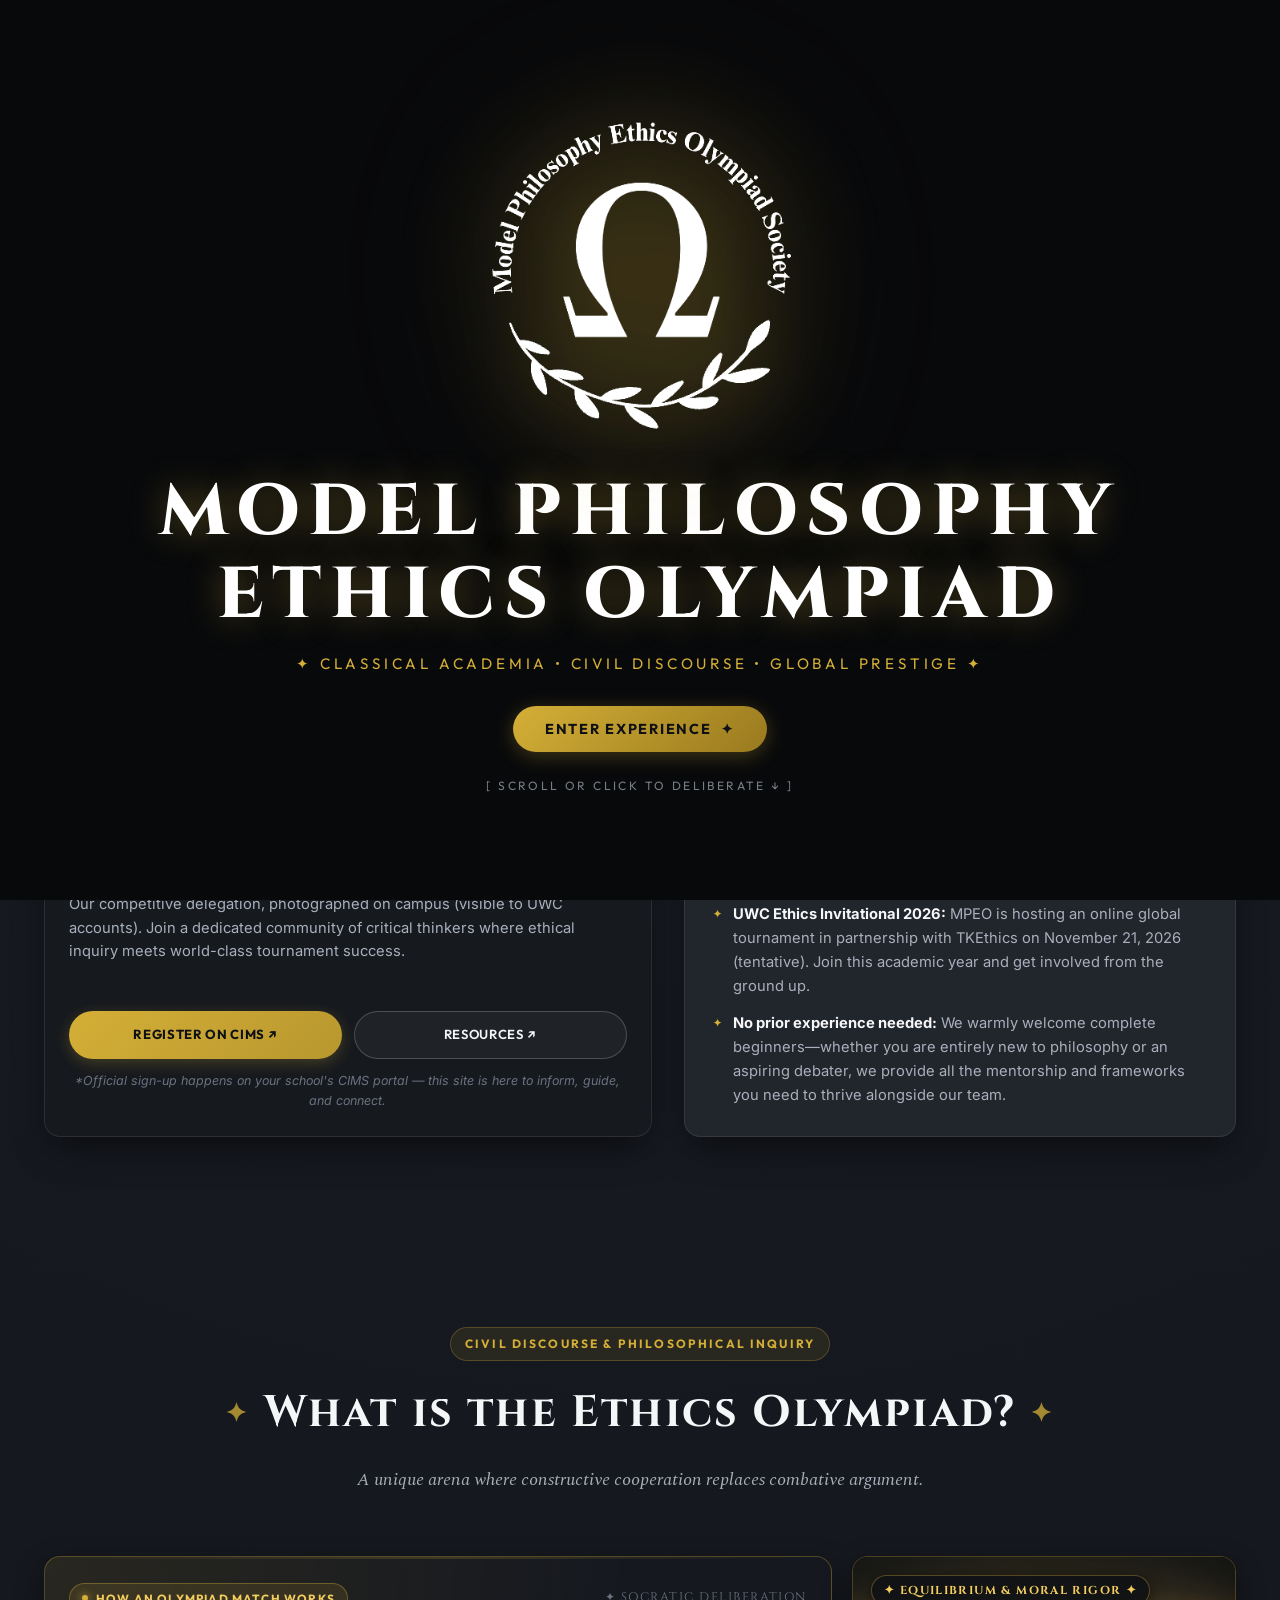
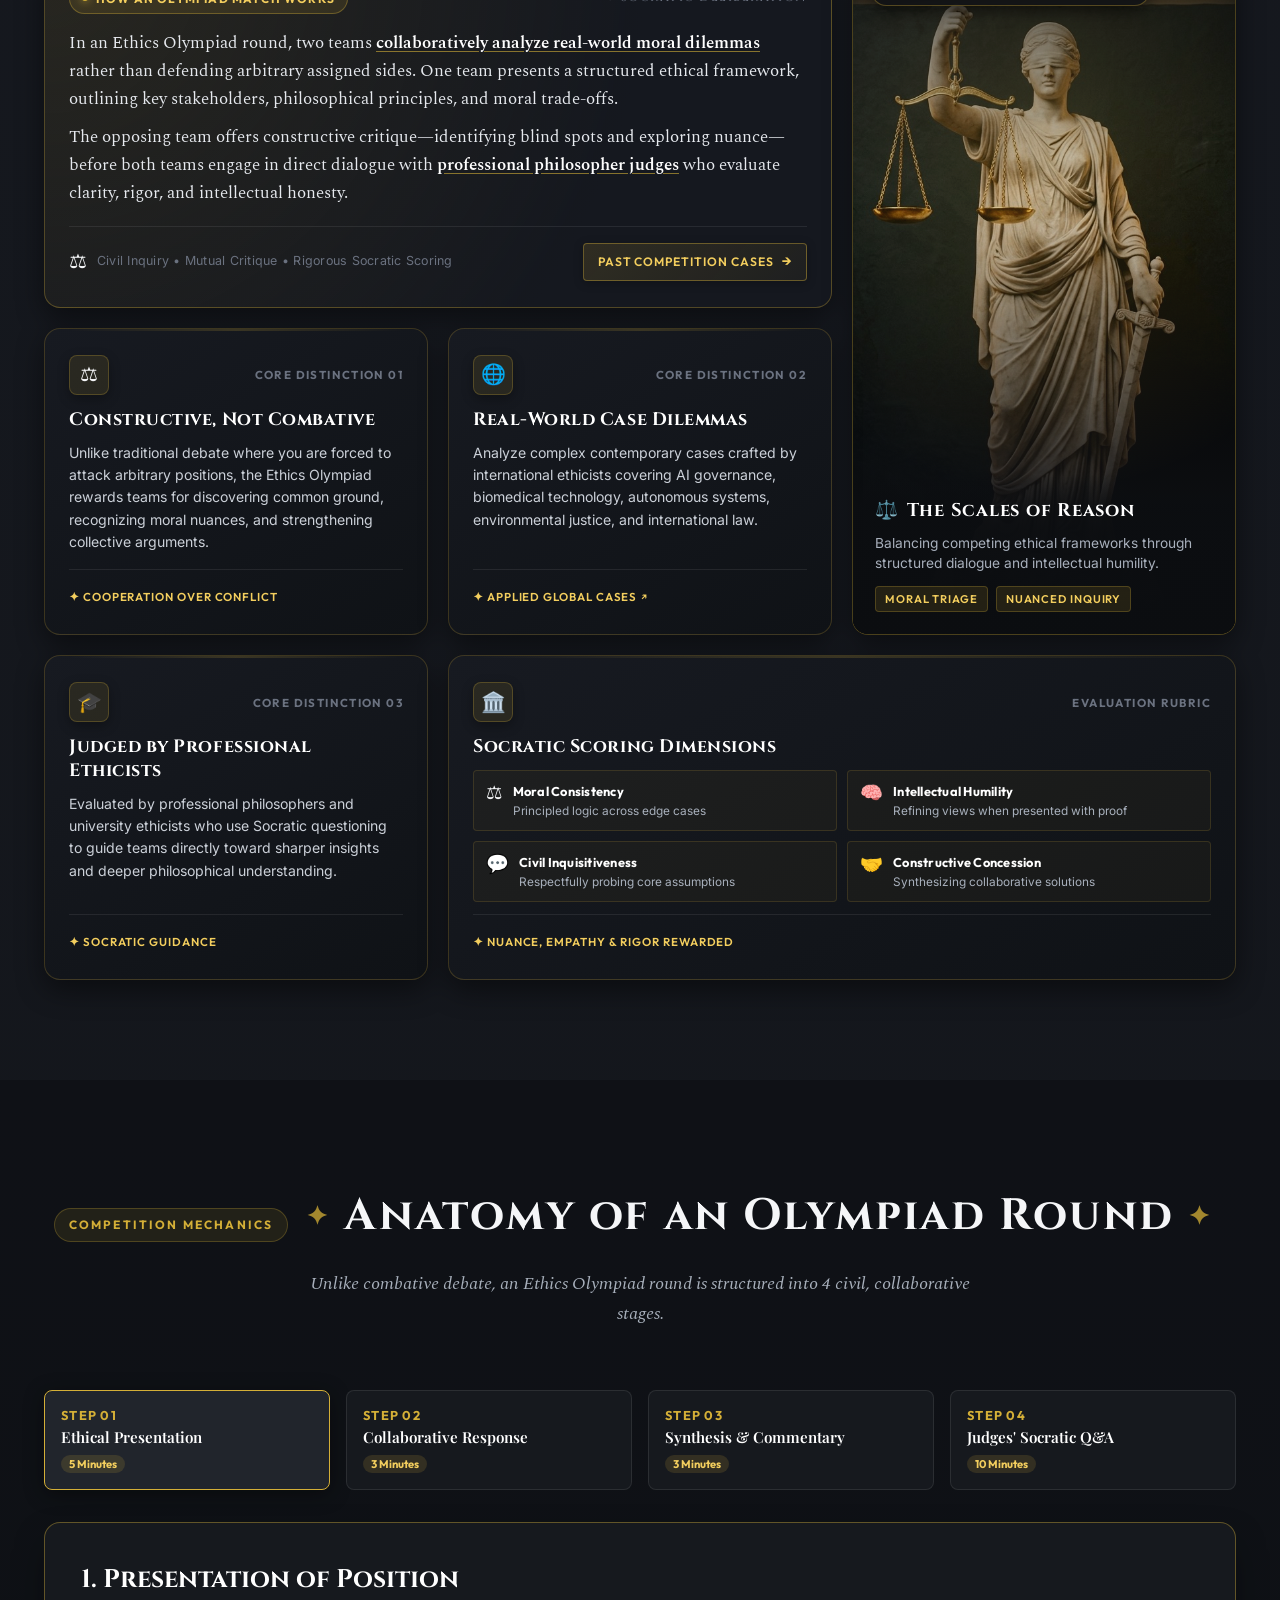
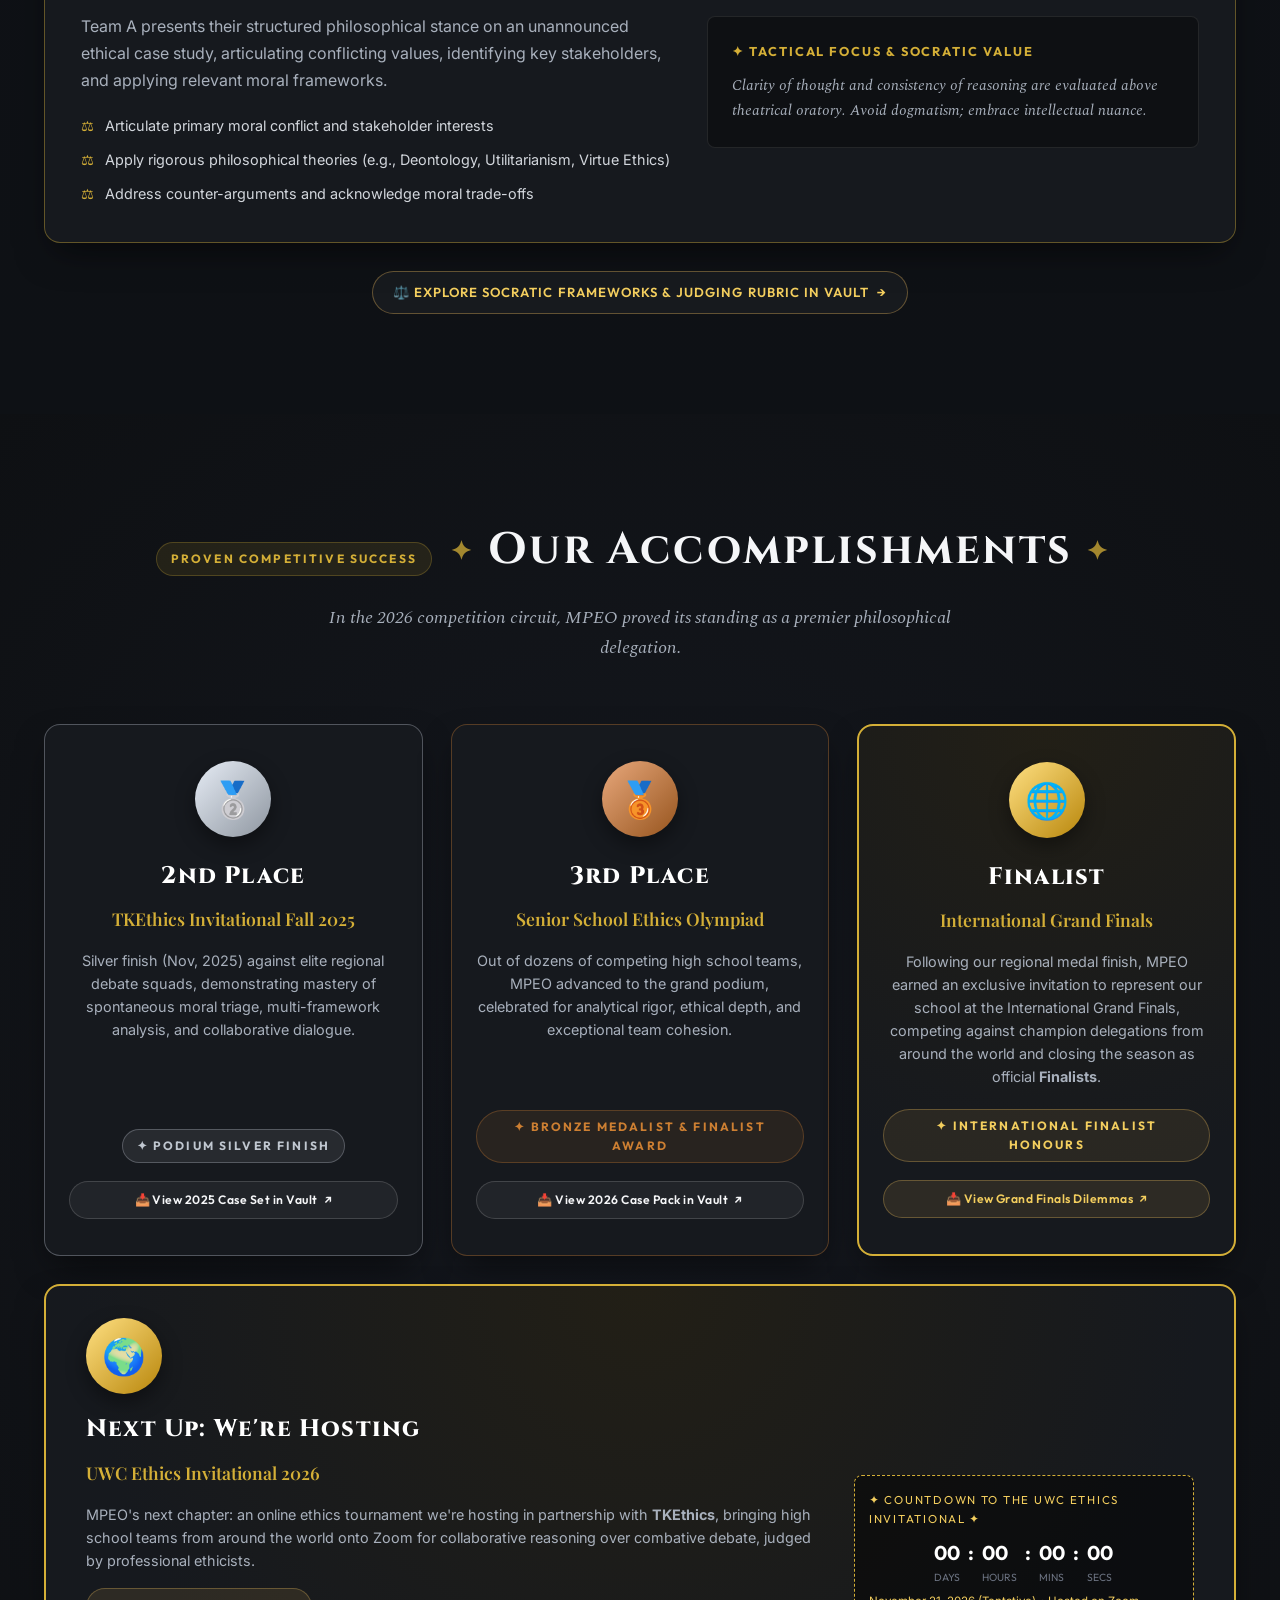
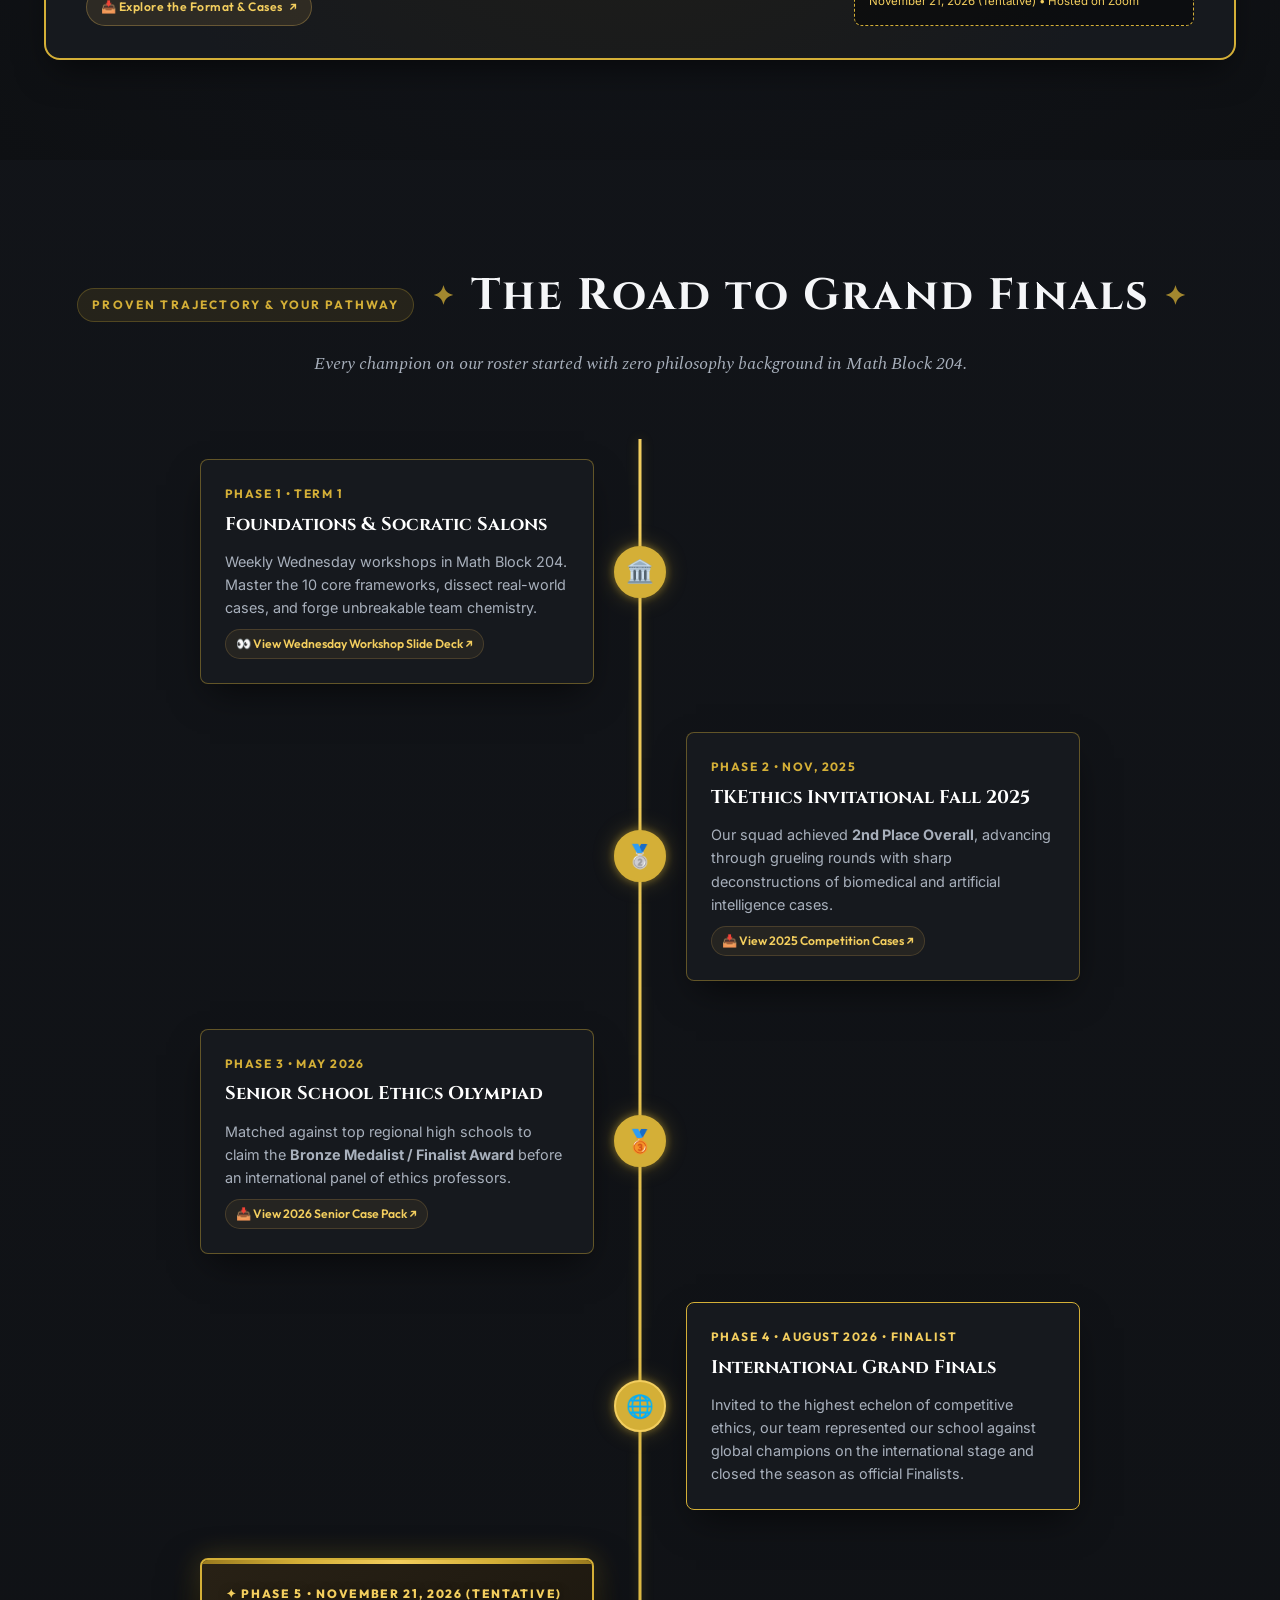
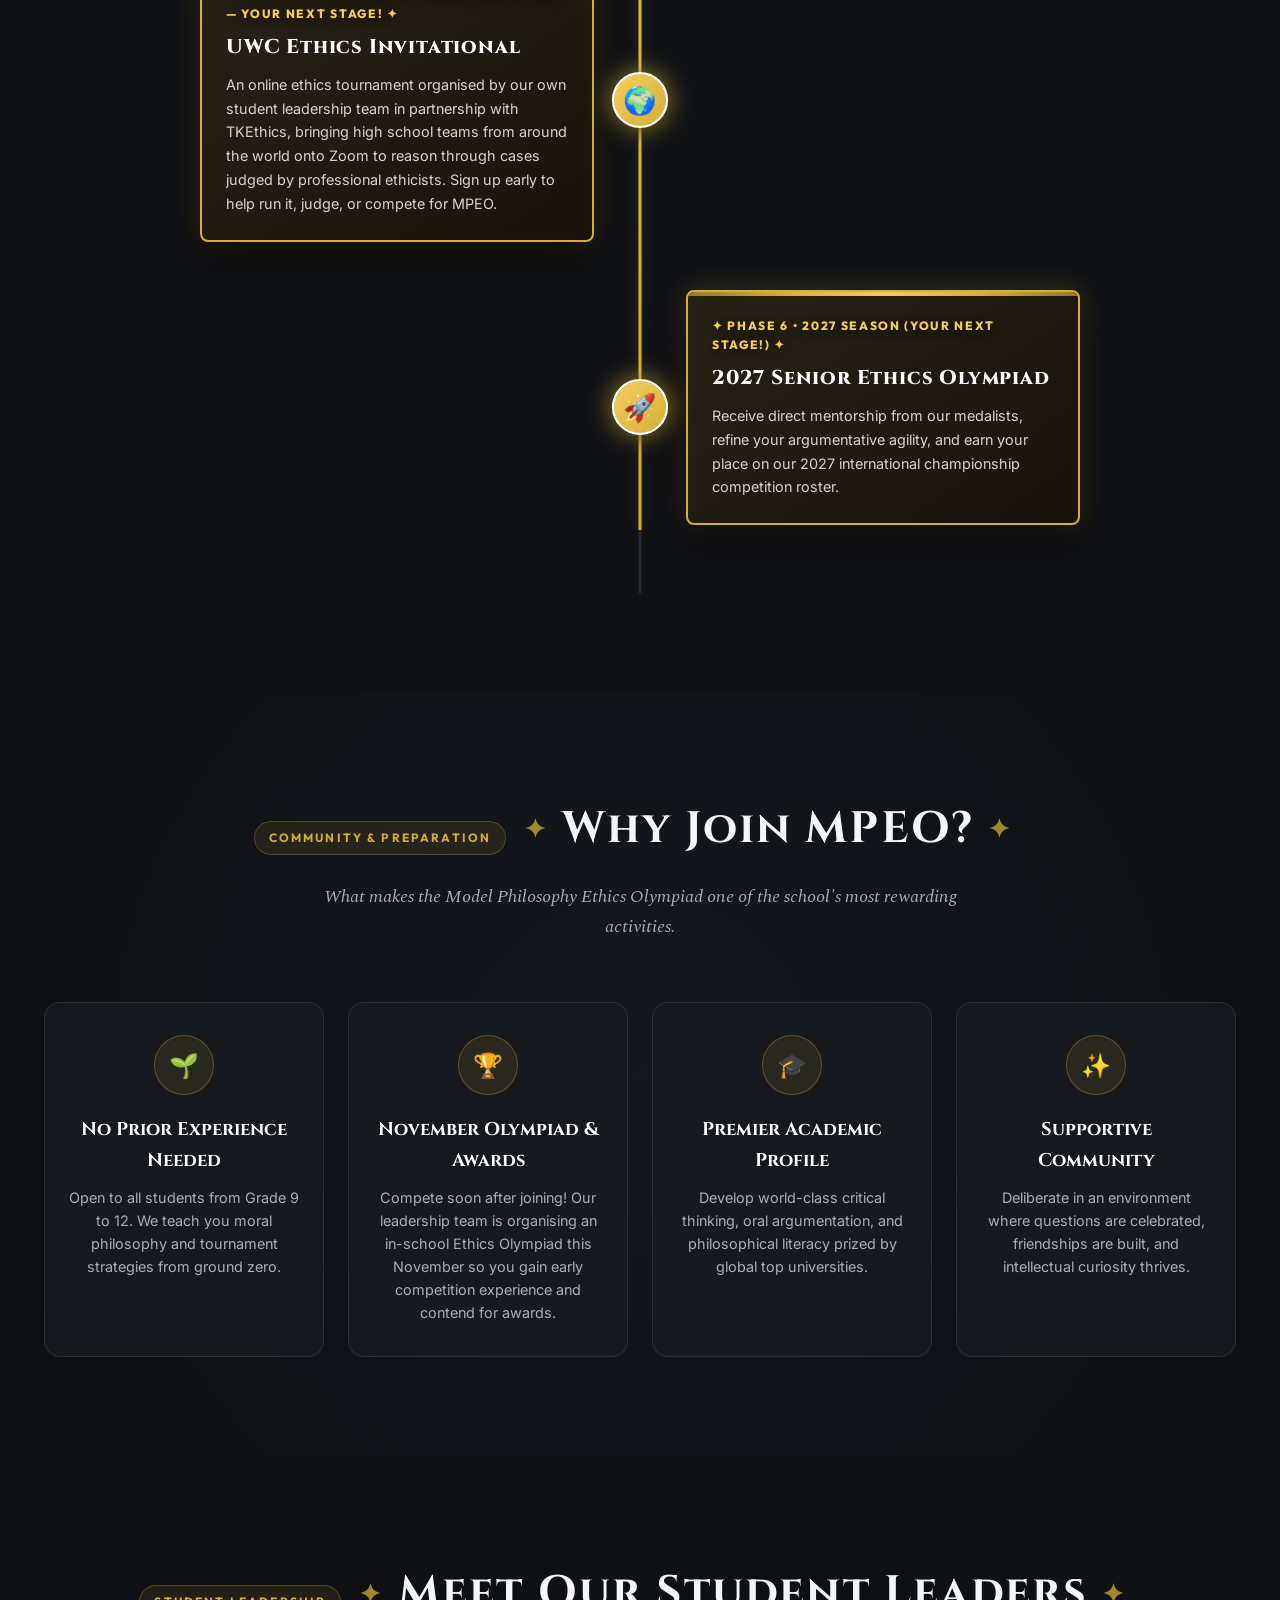
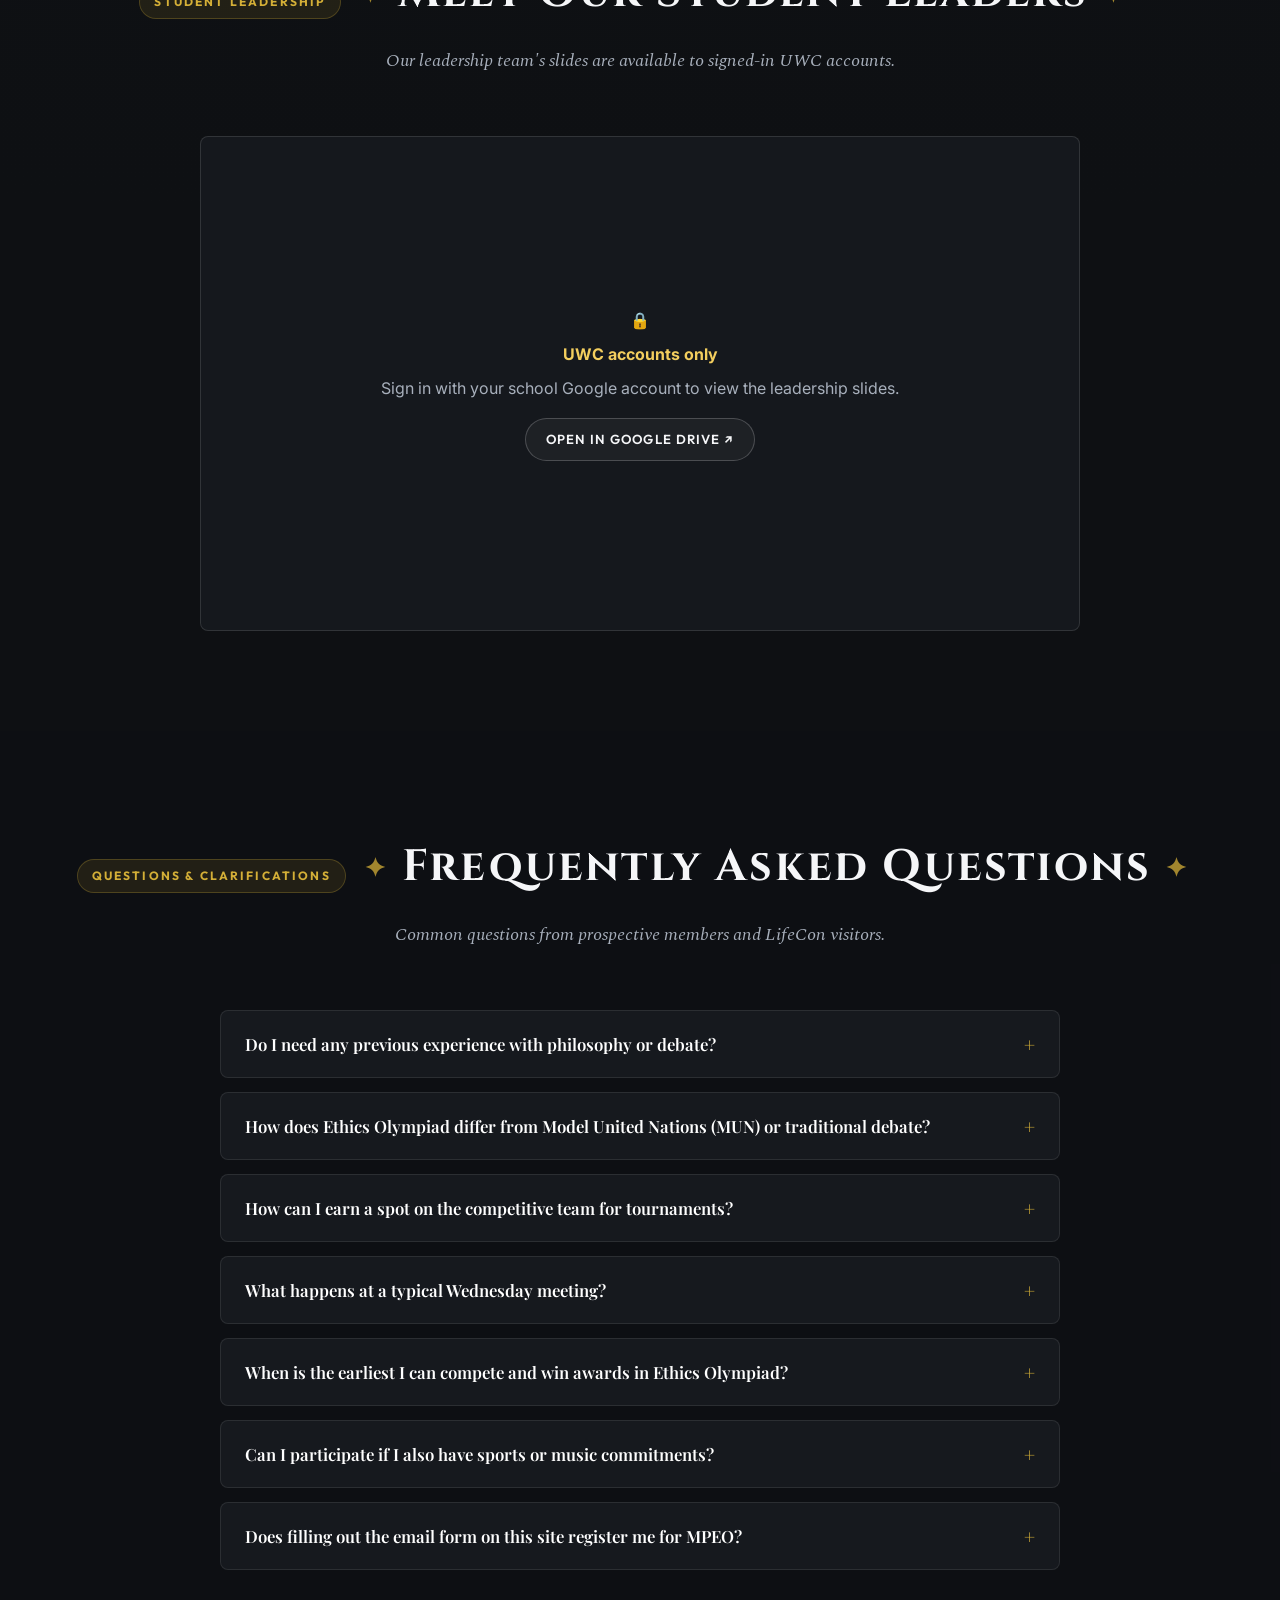
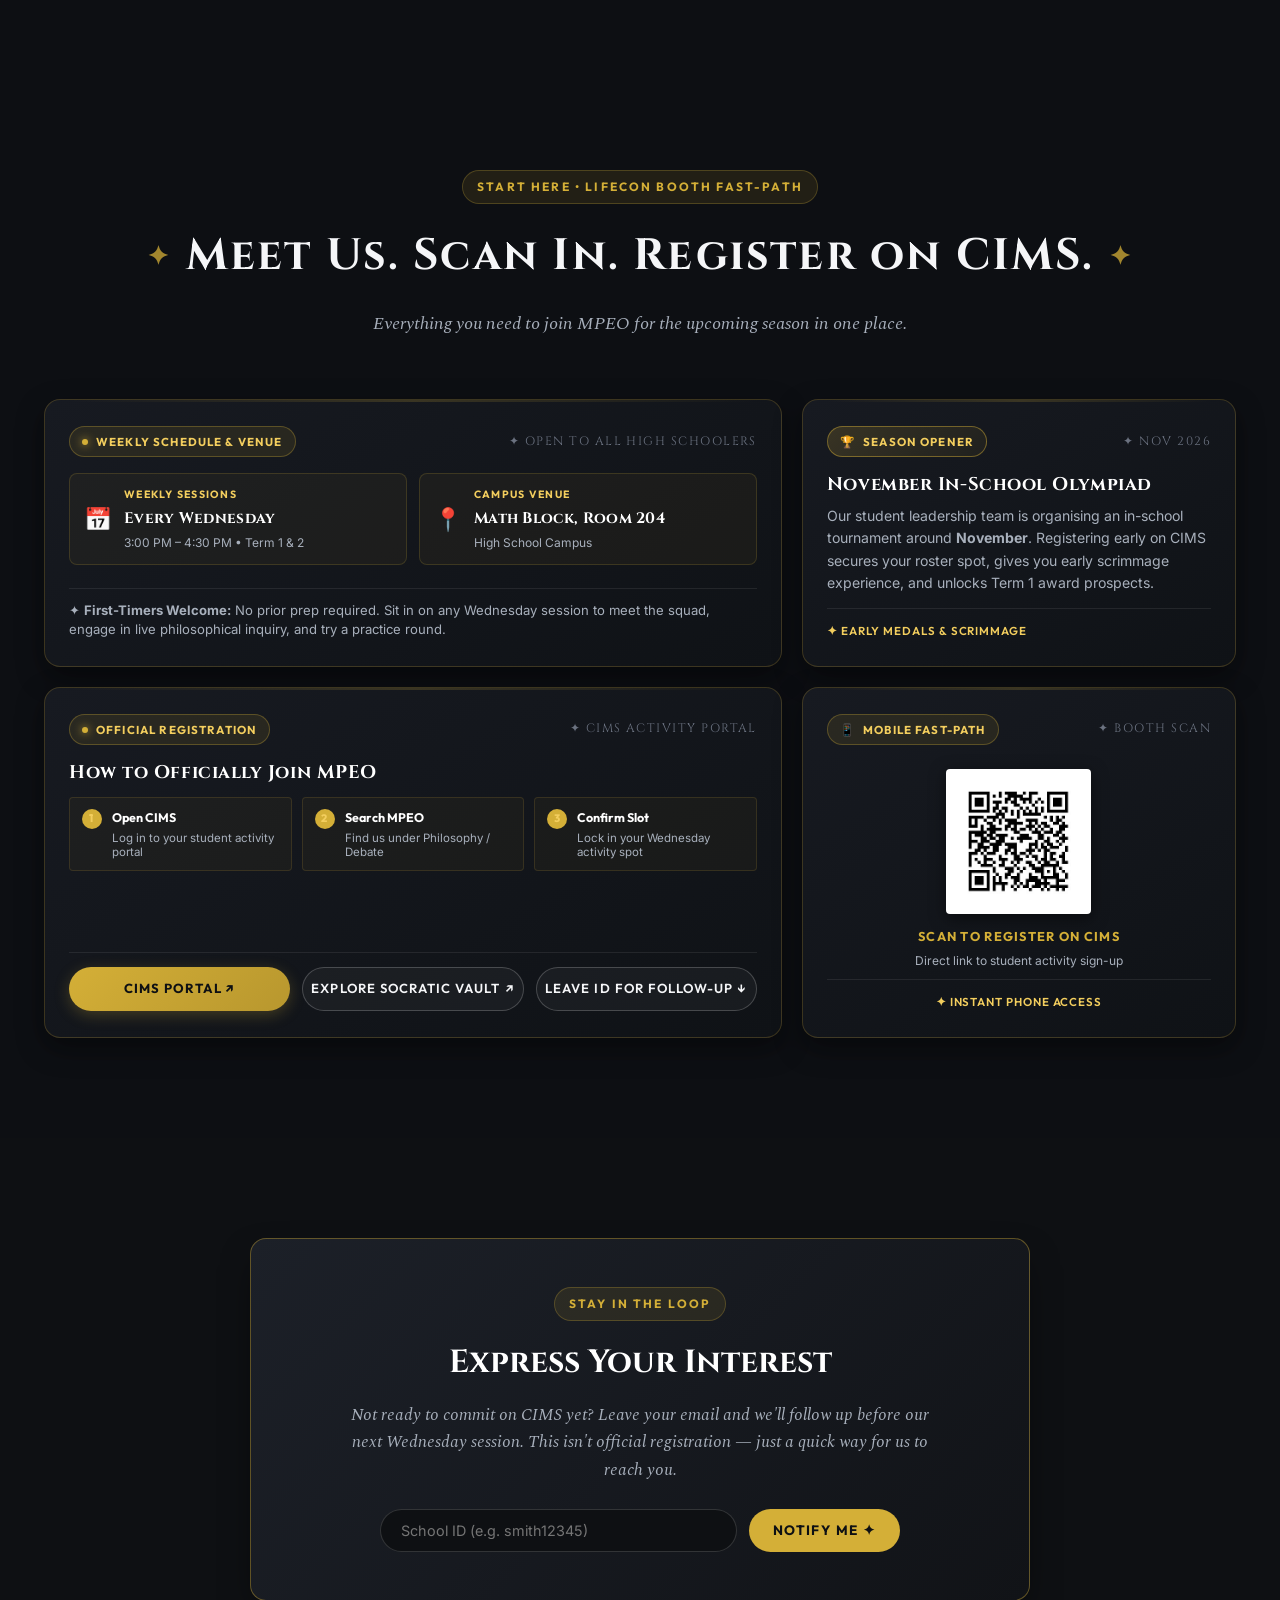
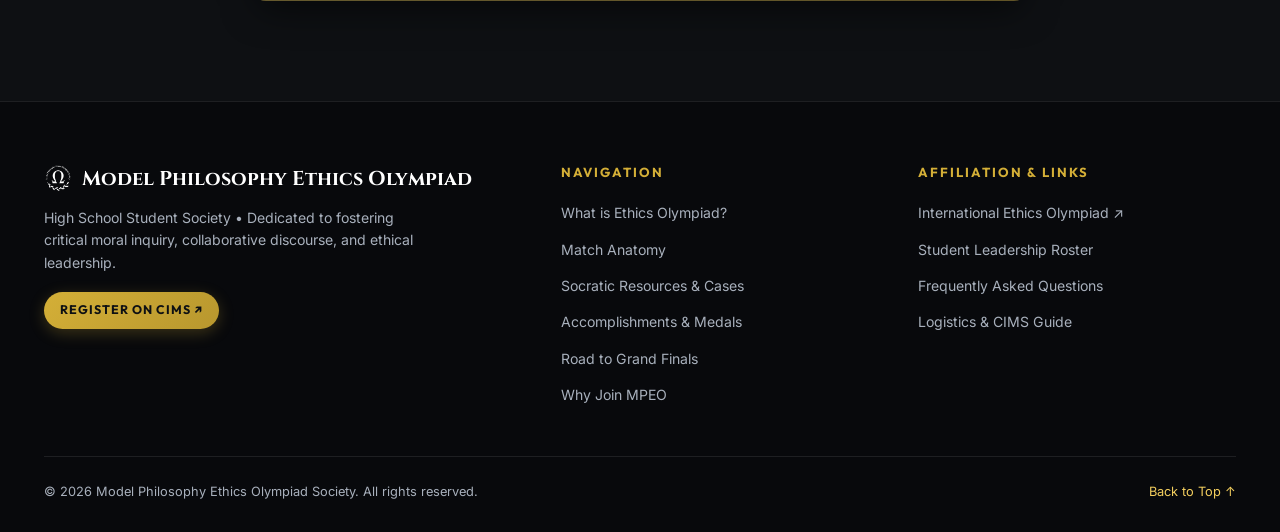
<file: index.html>
<!DOCTYPE html>
<html lang="en">
<head>
  <meta charset="UTF-8">
  <meta name="viewport" content="width=device-width, initial-scale=1.0">
  <title>Model Philosophy Ethics Olympiad (MPEO) | Official Website & Recruitment</title>
  <meta name="description" content="Official website for the Model Philosophy Ethics Olympiad (MPEO). Join us every Wednesday 3:00–4:30 PM in Math Block Room 204. No prior experience needed. Compete at national and international levels.">
  <meta name="keywords" content="Ethics Olympiad, MPEO, Philosophy, High School Debate, Socratic Dialogue, LifeCon, Ethics Competitions">
  <meta name="theme-color" content="#0E1013">

  <!-- Open Graph Meta Tags -->
  <meta property="og:title" content="Model Philosophy Ethics Olympiad (MPEO)">
  <meta property="og:description" content="Deliberate on society's most pressing moral dilemmas. Weekly sessions every Wednesday 3:00–4:30 PM in Math Block 204.">
  <meta property="og:type" content="website">
  <meta property="og:image" content="assets/omega-crest.png">

  <!-- Preconnect to Google Fonts -->
  <link rel="preconnect" href="https://fonts.googleapis.com">
  <link rel="preconnect" href="https://fonts.gstatic.com" crossorigin>
  <link href="https://fonts.googleapis.com/css2?family=Cinzel:wght@500;600;700;800;900&family=Cormorant+Garamond:ital,wght@0,400;0,600;1,400;1,600&family=Inter:wght@300;400;500;600;700&family=Playfair+Display:ital,wght@0,600;0,700;1,600&family=Spectral:ital,wght@0,400;0,500;1,400&family=Outfit:wght@500;600;700&display=swap" rel="stylesheet">

  <link rel="stylesheet" href="style.css?v=14">
  <link rel="icon" type="image/png" href="assets/omega-crest.png?v=3">

  <!-- Synchronous Adaptive Tier Detection -->
  <script>
    (function() {
      const isLite = (
        window.matchMedia('(max-width: 768px)').matches ||
        window.matchMedia('(pointer: coarse)').matches ||
        window.matchMedia('(prefers-reduced-motion: reduce)').matches ||
        (navigator.deviceMemory && navigator.deviceMemory <= 4) ||
        (navigator.connection && ['slow-2g', '2g', '3g'].includes(navigator.connection.effectiveType))
      );
      if (isLite) {
        document.documentElement.classList.add('lite-mode-detected');
      }
    })();
  </script>
</head>
<body>

  <!-- Decorative Greek Watermark Background -->
  <div class="bg-greek-columns" aria-hidden="true"></div>

  <!-- LAYER 0: CINEMATIC SPLASH SCREEN -->
  <aside id="splash-screen" role="region" aria-label="Introductory splash screen">
    <img src="assets/omega-crest.png?v=3" alt="MPEO Omega Emblem" class="splash-crest">
    <div class="splash-title-container">
      <p class="splash-title">Model Philosophy<br>Ethics Olympiad</p>
      <p class="splash-subtitle">✦ Classical Academia • Civil Discourse • Global Prestige ✦</p>
    </div>
    <button type="button" class="splash-cta-btn" id="splash-enter-btn" aria-label="Enter MPEO Experience">
      <span>Enter Experience</span>
      <span>✦</span>
    </button>
    <div class="splash-scroll-prompt">
      <span>[ SCROLL OR CLICK TO DELIBERATE ↓ ]</span>
    </div>
  </aside>

  <!-- SECTION 1: STICKY NAVBAR -->
  <header>
    <nav class="navbar" id="navbar" aria-label="Main Navigation">
      <div class="container navbar-inner">
        <a href="#hero" class="nav-brand">
          <img src="assets/omega-crest.png?v=3" alt="MPEO Crest">
          <span>MPEO <span class="nav-brand-tag">✦</span></span>
        </a>

        <ul class="nav-menu" id="nav-menu">
          <li><a href="#about" class="nav-link">About</a></li>
          <li><a href="#format" class="nav-link">Match Format</a></li>
          <li><a href="cases.html" class="nav-link">Resources & Vault</a></li>
          <li><a href="#accomplishments" class="nav-link">Accomplishments</a></li>
          <li><a href="#journey" class="nav-link">Journey</a></li>
          <li><a href="#why-join" class="nav-link">Why Join</a></li>
          <li><a href="#leadership" class="nav-link">Leadership</a></li>
          <li><a href="#faq" class="nav-link">FAQ</a></li>
          <li><a href="#logistics" class="nav-link">Logistics & QR</a></li>
        </ul>

        <div style="display: flex; align-items: center; gap: 12px;">
          <a href="https://webapps.uwcsea.edu.sg/cims/Activities/Student" target="_blank" rel="noopener noreferrer" class="btn-cta-gold">Register on CIMS ↗</a>
          <button class="mobile-menu-toggle" id="mobile-toggle" aria-label="Toggle navigation menu">☰</button>
        </div>
      </div>
    </nav>
  </header>

  <main>
    <!-- SECTION 2: HERO SECTION -->
    <section class="section hero-section" id="hero">
      <div class="container">
        <div class="hero-banner-top">
          <div class="hero-pill-badge">
            ✦ WEDNESDAY 3:00–4:30 PM • MATH BLOCK ROOM 204 ✦
          </div>
          <h1 class="hero-master-title">
            MODEL PHILOSOPHY <br><span class="gold">ETHICS OLYMPIAD</span>
          </h1>
          <p class="hero-subtitle">
            Deliberate on society's most pressing moral dilemmas. Develop sharp philosophical reasoning, collaborative discourse skills, and compete at national and international levels.
          </p>
        </div>

        <div class="hero-grid">
          <!-- Left Column: Spotlight Team Photo -->
          <div class="hero-spotlight-card">
            <div>
              <div class="hero-image-frame hero-image-gated">
                <div class="hero-gated-fallback">
                  <span class="hero-gated-lock" aria-hidden="true">🔒</span>
                  <strong>Team photo — UWC accounts only</strong>
                  <span>Sign in with your school Google account to view it.</span>
                  <a href="https://drive.google.com/file/d/1MWVenu2v_o1yKDgurZFC6YSYu1XAnY6v/view" target="_blank" rel="noopener noreferrer" class="btn-cta-outline">Open in Drive ↗</a>
                </div>
                <iframe
                  src="https://drive.google.com/file/d/1MWVenu2v_o1yKDgurZFC6YSYu1XAnY6v/preview"
                  title="MPEO Competitive Squad Season 2026 (UWC sign-in required)"
                  loading="eager"
                  referrerpolicy="no-referrer"
                  allow="autoplay"
                ></iframe>
              </div>
              <p class="hero-image-tag">✦ MPEO Competitive Squad — 2026 Season</p>
              <p style="font-size: 0.92rem; color: var(--color-text-secondary); line-height: 1.6;">
                Our competitive delegation, photographed on campus (visible to UWC accounts). Join a dedicated community of critical thinkers where ethical inquiry meets world-class tournament success.
              </p>
            </div>
            <div>
              <div class="hero-card-actions">
                <a href="https://webapps.uwcsea.edu.sg/cims/Activities/Student" target="_blank" rel="noopener noreferrer" class="btn-cta-gold">Register on CIMS ↗</a>
                <a href="cases.html" class="btn-cta-outline">Resources ↗</a>
              </div>
              <p class="hero-cims-disclaimer">
                *Official sign-up happens on your school's CIMS portal — this site is here to inform, guide, and connect.
              </p>
            </div>
          </div>

          <!-- Right Column: 2026 Competitions & Society Highlights -->
          <div class="hero-spotlight-right">
            <!-- Box 1: 2026 Competitions -->
            <div class="spotlight-box">
              <div class="spotlight-header">
                <h2 class="spotlight-title">2026 Competitions</h2>
                <div class="spotlight-stars">★★★★</div>
              </div>
              <p class="spotlight-text">
                Two high school teams from MPEO competed in the international Senior Ethics Olympiad; one of which achieved a bronze medal finalist award. Our team went on to represent our school at the <strong>International Grand Finals</strong>, closing the season as official Finalists.
              </p>
            </div>

            <!-- Box 2: Society Highlights -->
            <div class="spotlight-box">
              <div class="spotlight-header">
                <h2 class="spotlight-title">Society Highlights</h2>
                <div class="spotlight-stars">✦ ✦ ✦</div>
              </div>
              <ul class="spotlight-list">
                <li class="spotlight-list-item">
                  <strong>Awards Prospects:</strong> MPEO consistently trains delegates for podium finishes, regional finalist honours, and international berths. Step onto our tournament roster to contend for prestigious medals and add distinguished accolades to your academic profile.
                </li>
                <li class="spotlight-list-item">
                  <strong>UWC Ethics Invitational 2026:</strong> MPEO is hosting an online global tournament in partnership with TKEthics on November 21, 2026 (tentative). Join this academic year and get involved from the ground up.
                </li>
                <li class="spotlight-list-item">
                  <strong>No prior experience needed:</strong> We warmly welcome complete beginners—whether you are entirely new to philosophy or an aspiring debater, we provide all the mentorship and frameworks you need to thrive alongside our team.
                </li>
              </ul>
            </div>
          </div>
        </div>
      </div>
    </section>

    <!-- SECTION 3: WHAT IS THE ETHICS OLYMPIAD? -->
    <section class="section" id="about">
      <div class="container">
        <div class="section-header">
          <div class="section-tag">CIVIL DISCOURSE & PHILOSOPHICAL INQUIRY</div>
          <h2 class="section-title">What is the Ethics Olympiad?</h2>
          <p class="section-subtitle">A unique arena where constructive cooperation replaces combative argument.</p>
        </div>

        <div class="about-bento-grid">
          <!-- BENTO CELL 1: Round Structure & Method (Spans 2 columns) -->
          <div class="about-bento-card bento-quote-card">
            <div class="bento-card-header">
              <div class="bento-badge-pill">
                <span class="badge-dot"></span>
                <span>How an Olympiad Match Works</span>
              </div>
              <span class="bento-header-tag">✦ Socratic Deliberation</span>
            </div>
            
            <div class="bento-quote-content">
              <p>
                In an Ethics Olympiad round, two teams <strong class="gold-highlight">collaboratively analyze real-world moral dilemmas</strong> rather than defending arbitrary assigned sides. One team presents a structured ethical framework, outlining key stakeholders, philosophical principles, and moral trade-offs.
              </p>
              <p>
                The opposing team offers constructive critique—identifying blind spots and exploring nuance—before both teams engage in direct dialogue with <strong class="gold-highlight">professional philosopher judges</strong> who evaluate clarity, rigor, and intellectual honesty.
              </p>
            </div>

            <div class="bento-quote-footer">
              <div class="bento-quote-author">
                <span class="author-icon">⚖️</span>
                <span class="author-meta">Civil Inquiry • Mutual Critique • Rigorous Socratic Scoring</span>
              </div>
              <a href="cases.html" class="bento-quote-cases-btn" aria-label="Explore Past Competition Cases">
                <span>Past Competition Cases</span>
                <span class="btn-arrow">→</span>
              </a>
            </div>
          </div>

          <!-- BENTO CELL 2: Upsized Lady Justice Hero Visual (Spans Column 3, Rows 1 & 2) -->
          <div class="about-bento-card bento-visual-card">
            <div class="lady-justice-image-wrap">
              <img src="assets/lady-justice.jpg" alt="Classical Lady Justice Statue holding Golden Scales" loading="lazy">
              <div class="lady-justice-glow" aria-hidden="true"></div>
            </div>
            <div class="bento-visual-tag-top">
              <span>✦ Equilibrium & Moral Rigor ✦</span>
            </div>
            <div class="bento-visual-overlay">
              <div class="bento-visual-title">
                <span>⚖️</span>
                <span>The Scales of Reason</span>
              </div>
              <p class="bento-visual-desc">
                Balancing competing ethical frameworks through structured dialogue and intellectual humility.
              </p>
              <div class="bento-visual-meta">
                <span class="bento-mini-pill">Moral Triage</span>
                <span class="bento-mini-pill">Nuanced Inquiry</span>
              </div>
            </div>
          </div>

          <!-- BENTO CELL 3: Pillar 1 - Constructive, Not Combative -->
          <div class="about-bento-card bento-pillar-card">
            <div>
              <div class="pillar-top-row">
                <div class="pillar-icon-box">⚖️</div>
                <span class="pillar-kicker">Core Distinction 01</span>
              </div>
              <h3 class="pillar-title">Constructive, Not Combative</h3>
              <p class="pillar-desc">
                Unlike traditional debate where you are forced to attack arbitrary positions, the Ethics Olympiad rewards teams for discovering common ground, recognizing moral nuances, and strengthening collective arguments.
              </p>
            </div>
            <div class="pillar-badge-footer">
              <span class="pillar-tag-pill">✦ Cooperation over Conflict</span>
            </div>
          </div>

          <!-- BENTO CELL 4: Pillar 2 - Real-World Case Dilemmas -->
          <div class="about-bento-card bento-pillar-card">
            <div>
              <div class="pillar-top-row">
                <div class="pillar-icon-box">🌐</div>
                <span class="pillar-kicker">Core Distinction 02</span>
              </div>
              <h3 class="pillar-title">Real-World Case Dilemmas</h3>
              <p class="pillar-desc">
                Analyze complex contemporary cases crafted by international ethicists covering AI governance, biomedical technology, autonomous systems, environmental justice, and international law.
              </p>
            </div>
            <div class="pillar-badge-footer">
              <a href="cases.html#case-packs" class="pillar-tag-pill" style="text-decoration: none; display: inline-flex; align-items: center; gap: 4px; transition: var(--transition-fast);">
                <span>✦ Applied Global Cases</span>
                <span style="font-size: 0.8em;">↗</span>
              </a>
            </div>
          </div>

          <!-- BENTO CELL 5: Pillar 3 - Judged by Professional Ethicists -->
          <div class="about-bento-card bento-pillar-card">
            <div>
              <div class="pillar-top-row">
                <div class="pillar-icon-box">🎓</div>
                <span class="pillar-kicker">Core Distinction 03</span>
              </div>
              <h3 class="pillar-title">Judged by Professional Ethicists</h3>
              <p class="pillar-desc">
                Evaluated by professional philosophers and university ethicists who use Socratic questioning to guide teams directly toward sharper insights and deeper philosophical understanding.
              </p>
            </div>
            <div class="pillar-badge-footer">
              <span class="pillar-tag-pill">✦ Socratic Guidance</span>
            </div>
          </div>

          <!-- BENTO CELL 6: Pillar 4 - Socratic Evaluation Matrix (Spans 2 columns) -->
          <div class="about-bento-card bento-pillar-card bento-matrix-card">
            <div>
              <div class="pillar-top-row">
                <div class="pillar-icon-box">🏛️</div>
                <span class="pillar-kicker">Evaluation Rubric</span>
              </div>
              <h3 class="pillar-title">Socratic Scoring Dimensions</h3>
              <div class="rubric-chips-grid">
                <div class="rubric-chip">
                  <span class="rubric-icon">⚖️</span>
                  <div class="rubric-chip-text">
                    <strong>Moral Consistency</strong>
                    <span>Principled logic across edge cases</span>
                  </div>
                </div>
                <div class="rubric-chip">
                  <span class="rubric-icon">🧠</span>
                  <div class="rubric-chip-text">
                    <strong>Intellectual Humility</strong>
                    <span>Refining views when presented with proof</span>
                  </div>
                </div>
                <div class="rubric-chip">
                  <span class="rubric-icon">💬</span>
                  <div class="rubric-chip-text">
                    <strong>Civil Inquisitiveness</strong>
                    <span>Respectfully probing core assumptions</span>
                  </div>
                </div>
                <div class="rubric-chip">
                  <span class="rubric-icon">🤝</span>
                  <div class="rubric-chip-text">
                    <strong>Constructive Concession</strong>
                    <span>Synthesizing collaborative solutions</span>
                  </div>
                </div>
              </div>
            </div>
            <div class="pillar-badge-footer">
              <span class="pillar-tag-pill">✦ Nuance, Empathy & Rigor Rewarded</span>
            </div>
          </div>
        </div>
      </div>
    </section>

    <!-- SECTION 4: ANATOMY OF A MATCH (4-STEP ROUND STEPPER) -->
    <section class="section" id="format" style="background: rgba(14, 16, 20, 0.75);">
      <div class="container">
        <div class="section-header">
          <div class="section-tag">COMPETITION MECHANICS</div>
          <h2 class="section-title">Anatomy of an Olympiad Round</h2>
          <p class="section-subtitle">Unlike combative debate, an Ethics Olympiad round is structured into 4 civil, collaborative stages.</p>
        </div>

        <div class="stepper-nav" id="match-stepper-tabs" role="tablist">
          <button class="stepper-tab active" data-step="1" role="tab" aria-selected="true">
            <div class="step-num">STEP 01</div>
            <div class="step-name">Ethical Presentation</div>
            <div class="step-time-pill">5 Minutes</div>
          </button>

          <button class="stepper-tab" data-step="2" role="tab" aria-selected="false">
            <div class="step-num">STEP 02</div>
            <div class="step-name">Collaborative Response</div>
            <div class="step-time-pill">3 Minutes</div>
          </button>

          <button class="stepper-tab" data-step="3" role="tab" aria-selected="false">
            <div class="step-num">STEP 03</div>
            <div class="step-name">Synthesis & Commentary</div>
            <div class="step-time-pill">3 Minutes</div>
          </button>

          <button class="stepper-tab" data-step="4" role="tab" aria-selected="false">
            <div class="step-num">STEP 04</div>
            <div class="step-name">Judges' Socratic Q&A</div>
            <div class="step-time-pill">10 Minutes</div>
          </button>
        </div>

        <div class="stepper-display-card" id="stepper-content">
          <!-- Dynamic Step Content Rendered by JS -->
          <div id="step-main-info">
            <h3 class="step-detail-title" id="step-title">1. Presentation of Position</h3>
            <p class="step-detail-desc" id="step-desc">
              Team A presents their structured philosophical stance on an unannounced ethical case study, articulating conflicting values, identifying key stakeholders, and applying relevant moral frameworks.
            </p>
            <ul class="step-key-principles" id="step-principles">
              <li>Articulate primary moral conflict and stakeholder interests</li>
              <li>Apply rigorous philosophical theories (e.g., Deontology, Utilitarianism, Virtue Ethics)</li>
              <li>Address counter-arguments and acknowledge moral trade-offs</li>
            </ul>
          </div>

          <div class="step-tactics-box" id="step-tactics">
            <div class="step-tactics-header">✦ Tactical Focus & Socratic Value</div>
            <p class="step-tactics-text" id="step-tactics-text">
              Clarity of thought and consistency of reasoning are evaluated above theatrical oratory. Avoid dogmatism; embrace intellectual nuance.
            </p>
          </div>
        </div>

        <div style="margin-top: 28px; text-align: center;">
          <a href="cases.html#frameworks-toolkit" class="btn-cta-outline" style="border-color: rgba(212, 168, 83, 0.4); color: var(--color-gold-hover);">
            <span>⚖️ Explore Socratic Frameworks & Judging Rubric in Vault</span>
            <span>→</span>
          </a>
        </div>
      </div>
    </section>


    <!-- SECTION 6: OUR ACCOMPLISHMENTS (HALL OF PRESTIGE) -->
    <section class="section" id="accomplishments" style="background: radial-gradient(circle at 50% 50%, #15181F 0%, #0E1013 100%);">
      <div class="container">
        <div class="section-header">
          <div class="section-tag">PROVEN COMPETITIVE SUCCESS</div>
          <h2 class="section-title">Our Accomplishments</h2>
          <p class="section-subtitle">In the 2026 competition circuit, MPEO proved its standing as a premier philosophical delegation.</p>
        </div>

        <div class="accomplishments-grid">
          <!-- Card 1: 2nd Place TKEthics Invitational Fall 2025 -->
          <div class="award-card silver">
            <div>
              <div class="award-medal-badge silver">🥈</div>
              <h3 class="award-rank">2nd Place</h3>
              <div class="award-tournament">TKEthics Invitational Fall 2025</div>
              <p class="award-desc">
                Silver finish (Nov, 2025) against elite regional debate squads, demonstrating mastery of spontaneous moral triage, multi-framework analysis, and collaborative dialogue.
              </p>
            </div>
            <div>
              <div class="section-tag" style="background: rgba(192, 199, 208, 0.1); border-color: rgba(192, 199, 208, 0.3); color: var(--color-silver); margin-bottom: 10px;">
                ✦ Podium Silver Finish
              </div>
              <a href="cases.html#case-packs" class="award-vault-link">
                <span>📥 View 2025 Case Set in Vault</span>
                <span>↗</span>
              </a>
            </div>
          </div>

          <!-- Card 2: 3rd Place Senior Ethics Olympiad -->
          <div class="award-card bronze">
            <div>
              <div class="award-medal-badge bronze">🥉</div>
              <h3 class="award-rank">3rd Place</h3>
              <div class="award-tournament">Senior School Ethics Olympiad</div>
              <p class="award-desc">
                Out of dozens of competing high school teams, MPEO advanced to the grand podium, celebrated for analytical rigor, ethical depth, and exceptional team cohesion.
              </p>
            </div>
            <div>
              <div class="section-tag" style="background: rgba(205, 127, 50, 0.1); border-color: rgba(205, 127, 50, 0.3); color: var(--color-bronze); margin-bottom: 10px;">
                ✦ Bronze Medalist & Finalist Award
              </div>
              <a href="cases.html#case-packs" class="award-vault-link">
                <span>📥 View 2026 Case Pack in Vault</span>
                <span>↗</span>
              </a>
            </div>
          </div>

          <!-- Card 3: International Grand Finals Result (Finalist) -->
          <div class="award-card gold-finals">
            <div>
              <div class="award-medal-badge gold">🌐</div>
              <h3 class="award-rank">Finalist</h3>
              <div class="award-tournament">International Grand Finals</div>
              <p class="award-desc">
                Following our regional medal finish, MPEO earned an exclusive invitation to represent our school at the International Grand Finals, competing against champion delegations from around the world and closing the season as official <strong>Finalists</strong>.
              </p>
            </div>
            <div>
              <div class="section-tag" style="background: rgba(212, 168, 83, 0.1); border-color: rgba(212, 168, 83, 0.35); color: var(--color-gold-hover); margin-bottom: 10px;">
                ✦ International Finalist Honours
              </div>
              <a href="cases.html#case-packs" class="award-vault-link gold">
                <span>📥 View Grand Finals Dilemmas</span>
                <span>↗</span>
              </a>
            </div>
          </div>

          <!-- Card 4: UWC Ethics Invitational (Next Up / Countdown) -->
          <div class="award-card gold-finals span-full next-up-card">
            <div class="next-up-copy">
              <div class="award-medal-badge gold">🌍</div>
              <h3 class="award-rank">Next Up: We're Hosting</h3>
              <div class="award-tournament">UWC Ethics Invitational 2026</div>
              <p class="award-desc">
                MPEO's next chapter: an online ethics tournament we're hosting in partnership with <strong>TKEthics</strong>, bringing high school teams from around the world onto Zoom for collaborative reasoning over combative debate, judged by professional ethicists.
              </p>
              <a href="cases.html#case-packs" class="award-vault-link gold">
                <span>📥 Explore the Format & Cases</span>
                <span>↗</span>
              </a>
            </div>
            <div class="countdown-box next-up-countdown">
              <div class="countdown-label">✦ Countdown to the UWC Ethics Invitational ✦</div>
              <div class="countdown-digits" id="grand-finals-countdown">
                <div><span id="cd-days">--</span><span class="countdown-unit">Days</span></div>
                <div>:</div>
                <div><span id="cd-hours">--</span><span class="countdown-unit">Hours</span></div>
                <div>:</div>
                <div><span id="cd-mins">--</span><span class="countdown-unit">Mins</span></div>
                <div>:</div>
                <div><span id="cd-secs">--</span><span class="countdown-unit">Secs</span></div>
              </div>
              <div style="font-size: 0.72rem; color: var(--color-gold-hover); margin-top: 6px;">
                November 21, 2026 (Tentative) • Hosted on Zoom
              </div>
            </div>
          </div>
        </div>
      </div>
    </section>

    <!-- SECTION 7: ROAD TO GRAND FINALS (VISUAL TIMELINE) -->
    <section class="section" id="journey">
      <div class="container">
        <div class="section-header">
          <div class="section-tag">PROVEN TRAJECTORY & YOUR PATHWAY</div>
          <h2 class="section-title">The Road to Grand Finals</h2>
          <p class="section-subtitle">Every champion on our roster started with zero philosophy background in Math Block 204.</p>
        </div>

        <div class="timeline-wrapper" id="timeline-container">
          <div class="timeline-spine">
            <div class="timeline-spine-progress" id="timeline-progress-bar"></div>
          </div>

          <!-- Node 1: Foundations -->
          <div class="timeline-item active">
            <div class="timeline-node">🏛️</div>
            <div class="timeline-content-card">
              <div class="timeline-phase-tag">Phase 1 • Term 1</div>
              <h3 class="timeline-phase-title">Foundations & Socratic Salons</h3>
              <p class="timeline-phase-desc">
                Weekly Wednesday workshops in Math Block 204. Master the 10 core frameworks, dissect real-world cases, and forge unbreakable team chemistry.
              </p>
              <a href="cases.html#slideshow-theatre" class="timeline-vault-link">👀 View Wednesday Workshop Slide Deck ↗</a>
            </div>
          </div>

          <!-- Node 2: TKEthics Invitational Fall 2025 -->
          <div class="timeline-item active">
            <div class="timeline-node">🥈</div>
            <div class="timeline-content-card">
              <div class="timeline-phase-tag">Phase 2 • Nov, 2025</div>
              <h3 class="timeline-phase-title">TKEthics Invitational Fall 2025</h3>
              <p class="timeline-phase-desc">
                Our squad achieved <strong>2nd Place Overall</strong>, advancing through grueling rounds with sharp deconstructions of biomedical and artificial intelligence cases.
              </p>
              <a href="cases.html#case-packs" class="timeline-vault-link">📥 View 2025 Competition Cases ↗</a>
            </div>
          </div>

          <!-- Node 3: Senior School Ethics Olympiad -->
          <div class="timeline-item active">
            <div class="timeline-node">🥉</div>
            <div class="timeline-content-card">
              <div class="timeline-phase-tag">Phase 3 • May 2026</div>
              <h3 class="timeline-phase-title">Senior School Ethics Olympiad</h3>
              <p class="timeline-phase-desc">
                Matched against top regional high schools to claim the <strong>Bronze Medalist / Finalist Award</strong> before an international panel of ethics professors.
              </p>
              <a href="cases.html#case-packs" class="timeline-vault-link">📥 View 2026 Senior Case Pack ↗</a>
            </div>
          </div>

          <!-- Node 4: International Grand Finals -->
          <div class="timeline-item active">
            <div class="timeline-node" style="border-color: var(--color-gold-hover);">🌐</div>
            <div class="timeline-content-card" style="border-color: var(--color-gold-primary);">
              <div class="timeline-phase-tag" style="color: var(--color-gold-hover);">Phase 4 • August 2026 • Finalist</div>
              <h3 class="timeline-phase-title">International Grand Finals</h3>
              <p class="timeline-phase-desc">
                Invited to the highest echelon of competitive ethics, our team represented our school against global champions on the international stage and closed the season as official Finalists.
              </p>
            </div>
          </div>

          <!-- Node 5: UWC Ethics Invitational (Hosted by MPEO) -->
          <div class="timeline-item timeline-item-parchment">
            <div class="timeline-node node-parchment">🌍</div>
            <div class="timeline-content-card card-parchment">
              <div class="timeline-phase-tag tag-parchment">✦ Phase 5 • November 21, 2026 (Tentative) — Your Next Stage! ✦</div>
              <h3 class="timeline-phase-title title-parchment">UWC Ethics Invitational</h3>
              <p class="timeline-phase-desc desc-parchment">
                An online ethics tournament organised by our own student leadership team in partnership with TKEthics, bringing high school teams from around the world onto Zoom to reason through cases judged by professional ethicists. Sign up early to help run it, judge, or compete for MPEO.
              </p>
            </div>
          </div>

          <!-- Node 6: 2027 Season -->
          <div class="timeline-item timeline-item-parchment">
            <div class="timeline-node node-parchment">🚀</div>
            <div class="timeline-content-card card-parchment">
              <div class="timeline-phase-tag tag-parchment">✦ Phase 6 • 2027 Season (Your Next Stage!) ✦</div>
              <h3 class="timeline-phase-title title-parchment">2027 Senior Ethics Olympiad</h3>
              <p class="timeline-phase-desc desc-parchment">
                Receive direct mentorship from our medalists, refine your argumentative agility, and earn your place on our 2027 international championship competition roster.
              </p>
            </div>
          </div>
        </div>
      </div>
    </section>

    <!-- SECTION 8: WHY JOIN MPEO -->
    <section class="section" id="why-join" style="background: radial-gradient(circle at 50% 50%, #15181F 0%, #0E1013 100%);">
      <div class="container">
        <div class="section-header">
          <div class="section-tag">COMMUNITY & PREPARATION</div>
          <h2 class="section-title">Why Join MPEO?</h2>
          <p class="section-subtitle">What makes the Model Philosophy Ethics Olympiad one of the school's most rewarding activities.</p>
        </div>

        <div class="highlights-grid">
          <div class="highlight-feature-card">
            <div class="highlight-icon-circle">🌱</div>
            <h3 class="highlight-title">No Prior Experience Needed</h3>
            <p class="highlight-desc">
              Open to all students from Grade 9 to 12. We teach you moral philosophy and tournament strategies from ground zero.
            </p>
          </div>

          <div class="highlight-feature-card">
            <div class="highlight-icon-circle">🏆</div>
            <h3 class="highlight-title">November Olympiad & Awards</h3>
            <p class="highlight-desc">
              Compete soon after joining! Our leadership team is organising an in-school Ethics Olympiad this November so you gain early competition experience and contend for awards.
            </p>
          </div>

          <div class="highlight-feature-card">
            <div class="highlight-icon-circle">🎓</div>
            <h3 class="highlight-title">Premier Academic Profile</h3>
            <p class="highlight-desc">
              Develop world-class critical thinking, oral argumentation, and philosophical literacy prized by global top universities.
            </p>
          </div>

          <div class="highlight-feature-card">
            <div class="highlight-icon-circle">✨</div>
            <h3 class="highlight-title">Supportive Community</h3>
            <p class="highlight-desc">
              Deliberate in an environment where questions are celebrated, friendships are built, and intellectual curiosity thrives.
            </p>
          </div>
        </div>
      </div>
    </section>

    <!-- SECTION 9: LEADERSHIP SLIDES (school-account gated Google Slides embed) -->
    <section class="section" id="leadership">
      <div class="container">
        <div class="section-header">
          <div class="section-tag">STUDENT LEADERSHIP</div>
          <h2 class="section-title">Meet Our Student Leaders</h2>
          <p class="section-subtitle">Our leadership team's slides are available to signed-in UWC accounts.</p>
        </div>

        <div class="leadership-slides-frame">
          <div class="leadership-slides-fallback">
            <span aria-hidden="true">🔒</span>
            <strong>UWC accounts only</strong>
            <span>Sign in with your school Google account to view the leadership slides.</span>
            <a href="https://docs.google.com/presentation/d/1exeQNqxpqrGHaaht-CovzXpi8w10nWce/edit" target="_blank" rel="noopener noreferrer" class="btn-cta-outline">Open in Google Drive ↗</a>
          </div>
          <iframe
            src="https://docs.google.com/presentation/d/1exeQNqxpqrGHaaht-CovzXpi8w10nWce/preview"
            title="MPEO student leadership slides (UWC sign-in required)"
            loading="lazy"
            referrerpolicy="no-referrer"
            allowfullscreen
          ></iframe>
        </div>
      </div>
    </section>

    <!-- SECTION 10: FREQUENTLY ASKED QUESTIONS (FAQ) -->
    <section class="section" id="faq" style="background: rgba(14, 16, 20, 0.6);">
      <div class="container">
        <div class="section-header">
          <div class="section-tag">QUESTIONS & CLARIFICATIONS</div>
          <h2 class="section-title">Frequently Asked Questions</h2>
          <p class="section-subtitle">Common questions from prospective members and LifeCon visitors.</p>
        </div>

        <div class="faq-container">
          <!-- FAQ 1 -->
          <div class="faq-item">
            <button class="faq-question-btn" aria-expanded="false">
              <span>Do I need any previous experience with philosophy or debate?</span>
              <span class="faq-icon">+</span>
            </button>
            <div class="faq-answer">
              <p>
                Absolutely not! Our society welcomes students of all experience levels. We guide you step-by-step through every ethical framework, case analysis method, and competition strategy.
              </p>
            </div>
          </div>

          <!-- FAQ 2 -->
          <div class="faq-item">
            <button class="faq-question-btn" aria-expanded="false">
              <span>How does Ethics Olympiad differ from Model United Nations (MUN) or traditional debate?</span>
              <span class="faq-icon">+</span>
            </button>
            <div class="faq-answer">
              <p>
                In traditional debate, the goal is to defeat an opponent by defending a rigid assigned stance. In Ethics Olympiad, teams are judged on philosophical rigor, depth of analysis, nuance, and constructive, civil collaboration.
              </p>
            </div>
          </div>

          <!-- FAQ 3 -->
          <div class="faq-item">
            <button class="faq-question-btn" aria-expanded="false">
              <span>How can I earn a spot on the competitive team for tournaments?</span>
              <span class="faq-icon">+</span>
            </button>
            <div class="faq-answer">
              <p>
                We run internal practice scrimmages using <a href="cases.html#case-packs" style="color: var(--color-gold-hover); text-decoration: underline; text-underline-offset: 3px;">official competition case packs</a>. All interested members are encouraged to try out, and teams are formed based on enthusiasm, teamwork, and critical thinking.
              </p>
            </div>
          </div>

          <!-- FAQ 4 -->
          <div class="faq-item">
            <button class="faq-question-btn" aria-expanded="false">
              <span>What happens at a typical Wednesday meeting?</span>
              <span class="faq-icon">+</span>
            </button>
            <div class="faq-answer">
              <p>
                We explore an exciting philosophical theory or real-world controversy, break into small groups to analyze a case study, and run a friendly mini-deliberation round. You can explore a sneak peek in our <a href="cases.html#slideshow-theatre" style="color: var(--color-gold-hover); text-decoration: underline; text-underline-offset: 3px;">Live Workshop Slide Deck</a>.
              </p>
            </div>
          </div>

          <!-- FAQ 5 -->
          <div class="faq-item">
            <button class="faq-question-btn" aria-expanded="false">
              <span>When is the earliest I can compete and win awards in Ethics Olympiad?</span>
              <span class="faq-icon">+</span>
            </button>
            <div class="faq-answer">
              <p>
                Very soon! Our student leadership team is organising an internal Ethics Olympiad right here at school around November. Signing up early on CIMS ensures you get hands-on training, early tournament experience, and an opportunity to compete for awards in Term 1 before the 2027 Senior Ethics Olympiad season begins.
              </p>
            </div>
          </div>

          <!-- FAQ 6 -->
          <div class="faq-item">
            <button class="faq-question-btn" aria-expanded="false">
              <span>Can I participate if I also have sports or music commitments?</span>
              <span class="faq-icon">+</span>
            </button>
            <div class="faq-answer">
              <p>
                Yes! Our regular society meetings run on Wednesdays, and we offer flexible participation tracks for students balancing multiple activities.
              </p>
            </div>
          </div>

          <!-- FAQ 7 -->
          <div class="faq-item">
            <button class="faq-question-btn" aria-expanded="false">
              <span>Does filling out the email form on this site register me for MPEO?</span>
              <span class="faq-icon">+</span>
            </button>
            <div class="faq-answer">
              <p>
                No. This site's email form only adds you to our interest list for a friendly reminder. To officially join, please complete registration through your school's CIMS portal.
              </p>
            </div>
          </div>
        </div>
      </div>
    </section>

    <!-- SECTION 11: KEY LOGISTICS, QR CODE & HOW TO REGISTER -->
    <section class="section" id="logistics" style="background: rgba(14, 16, 20, 0.6);">
      <div class="container">
        <div class="section-header">
          <div class="section-tag">START HERE • LIFECON BOOTH FAST-PATH</div>
          <h2 class="section-title">Meet Us. Scan In. Register on CIMS.</h2>
          <p class="section-subtitle">Everything you need to join MPEO for the upcoming season in one place.</p>
        </div>

        <div class="logistics-bento-grid">
          <!-- BENTO CELL 1: Weekly Schedule & Location (Cols 1-2, Row 1) -->
          <div class="logistics-bento-card logistics-meeting-card">
            <div class="logistics-card-top">
              <div class="logistics-kicker-pill">
                <span class="badge-dot"></span>
                <span>Weekly Schedule & Venue</span>
              </div>
              <span class="logistics-header-tag">✦ Open to All High Schoolers</span>
            </div>

            <div class="logistics-meeting-boxes">
              <div class="meeting-detail-tile">
                <div class="meeting-tile-icon">📅</div>
                <div class="meeting-tile-info">
                  <span class="meeting-tile-label">WEEKLY SESSIONS</span>
                  <strong>Every Wednesday</strong>
                  <span class="meeting-tile-sub">3:00 PM – 4:30 PM • Term 1 & 2</span>
                </div>
              </div>

              <div class="meeting-detail-tile">
                <div class="meeting-tile-icon">📍</div>
                <div class="meeting-tile-info">
                  <span class="meeting-tile-label">CAMPUS VENUE</span>
                  <strong>Math Block, Room 204</strong>
                  <span class="meeting-tile-sub">High School Campus</span>
                </div>
              </div>
            </div>

            <div class="logistics-card-bottom">
              <p class="logistics-note-text">
                ✦ <strong>First-Timers Welcome:</strong> No prior prep required. Sit in on any Wednesday session to meet the squad, engage in live philosophical inquiry, and try a practice round.
              </p>
            </div>
          </div>

          <!-- BENTO CELL 2: November In-School Olympiad (Col 3, Row 1) -->
          <div class="logistics-bento-card logistics-tournament-card">
            <div class="logistics-card-top">
              <div class="logistics-kicker-pill tournament-gold">
                <span>🏆</span>
                <span>Season Opener</span>
              </div>
              <span class="logistics-header-tag">✦ Nov 2026</span>
            </div>

            <div class="tournament-card-body">
              <h3 class="logistics-card-title">November In-School Olympiad</h3>
              <p class="logistics-card-desc">
                Our student leadership team is organising an in-school tournament around <strong>November</strong>. Registering early on CIMS secures your roster spot, gives you early scrimmage experience, and unlocks Term 1 award prospects.
              </p>
            </div>

            <div class="logistics-card-footer">
              <span class="logistics-tag-pill">✦ Early Medals & Scrimmage</span>
            </div>
          </div>

          <!-- BENTO CELL 3: How to Officially Register (Cols 1-2, Row 2) -->
          <div class="logistics-bento-card logistics-cims-card">
            <div class="logistics-card-top">
              <div class="logistics-kicker-pill">
                <span class="badge-dot"></span>
                <span>Official Registration</span>
              </div>
              <span class="logistics-header-tag">✦ CIMS Activity Portal</span>
            </div>

            <div class="cims-steps-wrapper">
              <h3 class="logistics-card-title">How to Officially Join MPEO</h3>
              <div class="cims-steps-grid">
                <div class="cims-step-item">
                  <span class="step-badge">1</span>
                  <div class="step-text">
                    <strong>Open CIMS</strong>
                    <span>Log in to your student activity portal</span>
                  </div>
                </div>
                <div class="cims-step-item">
                  <span class="step-badge">2</span>
                  <div class="step-text">
                    <strong>Search MPEO</strong>
                    <span>Find us under Philosophy / Debate</span>
                  </div>
                </div>
                <div class="cims-step-item">
                  <span class="step-badge">3</span>
                  <div class="step-text">
                    <strong>Confirm Slot</strong>
                    <span>Lock in your Wednesday activity spot</span>
                  </div>
                </div>
              </div>
            </div>

            <div class="cims-action-row">
              <a href="https://webapps.uwcsea.edu.sg/cims/Activities/Student" target="_blank" rel="noopener noreferrer" class="btn-cta-gold">
                CIMS Portal ↗
              </a>
              <a href="cases.html" class="btn-cta-outline">
                Explore Socratic Vault ↗
              </a>
              <a href="#interest" class="btn-cta-outline">
                Leave ID for Follow-Up ↓
              </a>
            </div>
          </div>

          <!-- BENTO CELL 4: QR Code Scan-In (Col 3, Row 2) -->
          <div class="logistics-bento-card logistics-qr-bento-card">
            <div class="logistics-card-top">
              <div class="logistics-kicker-pill">
                <span>📱</span>
                <span>Mobile Fast-Path</span>
              </div>
              <span class="logistics-header-tag">✦ Booth Scan</span>
            </div>

            <div class="qr-bento-inner">
              <div class="qr-code-box" id="qr-container">
                <img src="assets/cims-qr-code.png" alt="Register on CIMS QR Code" class="qr-image" />
              </div>
              <div class="qr-caption">Scan to Register on CIMS</div>
              <div class="qr-subcaption">Direct link to student activity sign-up</div>
            </div>

            <div class="logistics-card-footer" style="justify-content: center;">
              <span class="logistics-tag-pill">✦ Instant Phone Access</span>
            </div>
          </div>
        </div>
      </div>
    </section>

    <!-- SECTION 12: EXPRESS YOUR INTEREST (EMAIL CAPTURE) -->
    <section class="section" id="interest">
      <div class="container">
        <div class="interest-capture-card">
          <div class="section-tag">STAY IN THE LOOP</div>
          <h2 style="font-family: var(--font-display); font-size: 2rem; color: #FFFFFF; margin-bottom: 12px;">
            Express Your Interest
          </h2>
          <p style="font-family: var(--font-serif-body); font-style: italic; font-size: 1.05rem; color: var(--color-text-secondary); max-width: 600px; margin: 0 auto;">
            Not ready to commit on CIMS yet? Leave your email and we'll follow up before our next Wednesday session. This isn't official registration — just a quick way for us to reach you.
          </p>

          <form class="interest-form" id="interest-form">
            <input type="text" class="interest-input" id="interest-email" aria-label="School ID or email address" placeholder="School ID (e.g. smith12345)" required>
            <button type="submit" class="interest-submit-btn" id="interest-submit-btn">Notify Me ✦</button>
          </form>

          <div class="form-status-msg" id="interest-status" role="status" aria-live="polite"></div>
        </div>
      </div>
    </section>
  </main>

  <!-- SECTION 13: FOOTER -->
  <footer class="site-footer" id="footer">
    <div class="container">
      <div class="footer-grid">
        <div class="footer-brand">
          <div style="display: flex; align-items: center; gap: 10px; margin-bottom: 12px;">
            <img src="assets/omega-crest.png?v=3" alt="MPEO Crest" style="width: 28px; height: 28px;">
            <h3 style="margin-bottom: 0;">Model Philosophy Ethics Olympiad</h3>
          </div>
          <p>
            High School Student Society • Dedicated to fostering critical moral inquiry, collaborative discourse, and ethical leadership.
          </p>
          <div style="margin-top: 18px;">
            <a href="https://webapps.uwcsea.edu.sg/cims/Activities/Student" target="_blank" rel="noopener noreferrer" class="btn-cta-gold" style="font-size: 0.78rem; padding: 8px 16px;">Register on CIMS ↗</a>
          </div>
        </div>

        <div class="footer-col">
          <h4>Navigation</h4>
          <ul class="footer-links">
            <li><a href="#about">What is Ethics Olympiad?</a></li>
            <li><a href="#format">Match Anatomy</a></li>
            <li><a href="cases.html">Socratic Resources & Cases</a></li>
            <li><a href="#accomplishments">Accomplishments & Medals</a></li>
            <li><a href="#journey">Road to Grand Finals</a></li>
            <li><a href="#why-join">Why Join MPEO</a></li>
          </ul>
        </div>

        <div class="footer-col">
          <h4>Affiliation & Links</h4>
          <ul class="footer-links">
            <li><a href="https://ethicsolympiad.org" target="_blank" rel="noopener">International Ethics Olympiad ↗</a></li>
            <li><a href="#leadership">Student Leadership Roster</a></li>
            <li><a href="#faq">Frequently Asked Questions</a></li>
            <li><a href="#logistics">Logistics & CIMS Guide</a></li>
          </ul>
        </div>
      </div>

      <div class="footer-bottom">
        <div>
          <div>© 2026 Model Philosophy Ethics Olympiad Society. All rights reserved.</div>
        </div>
        <div>
          <a href="#hero" style="color: var(--color-gold-hover);">Back to Top ↑</a>
        </div>
      </div>
    </div>
  </footer>

  <script src="app.js"></script>
</body>
</html>
</file>
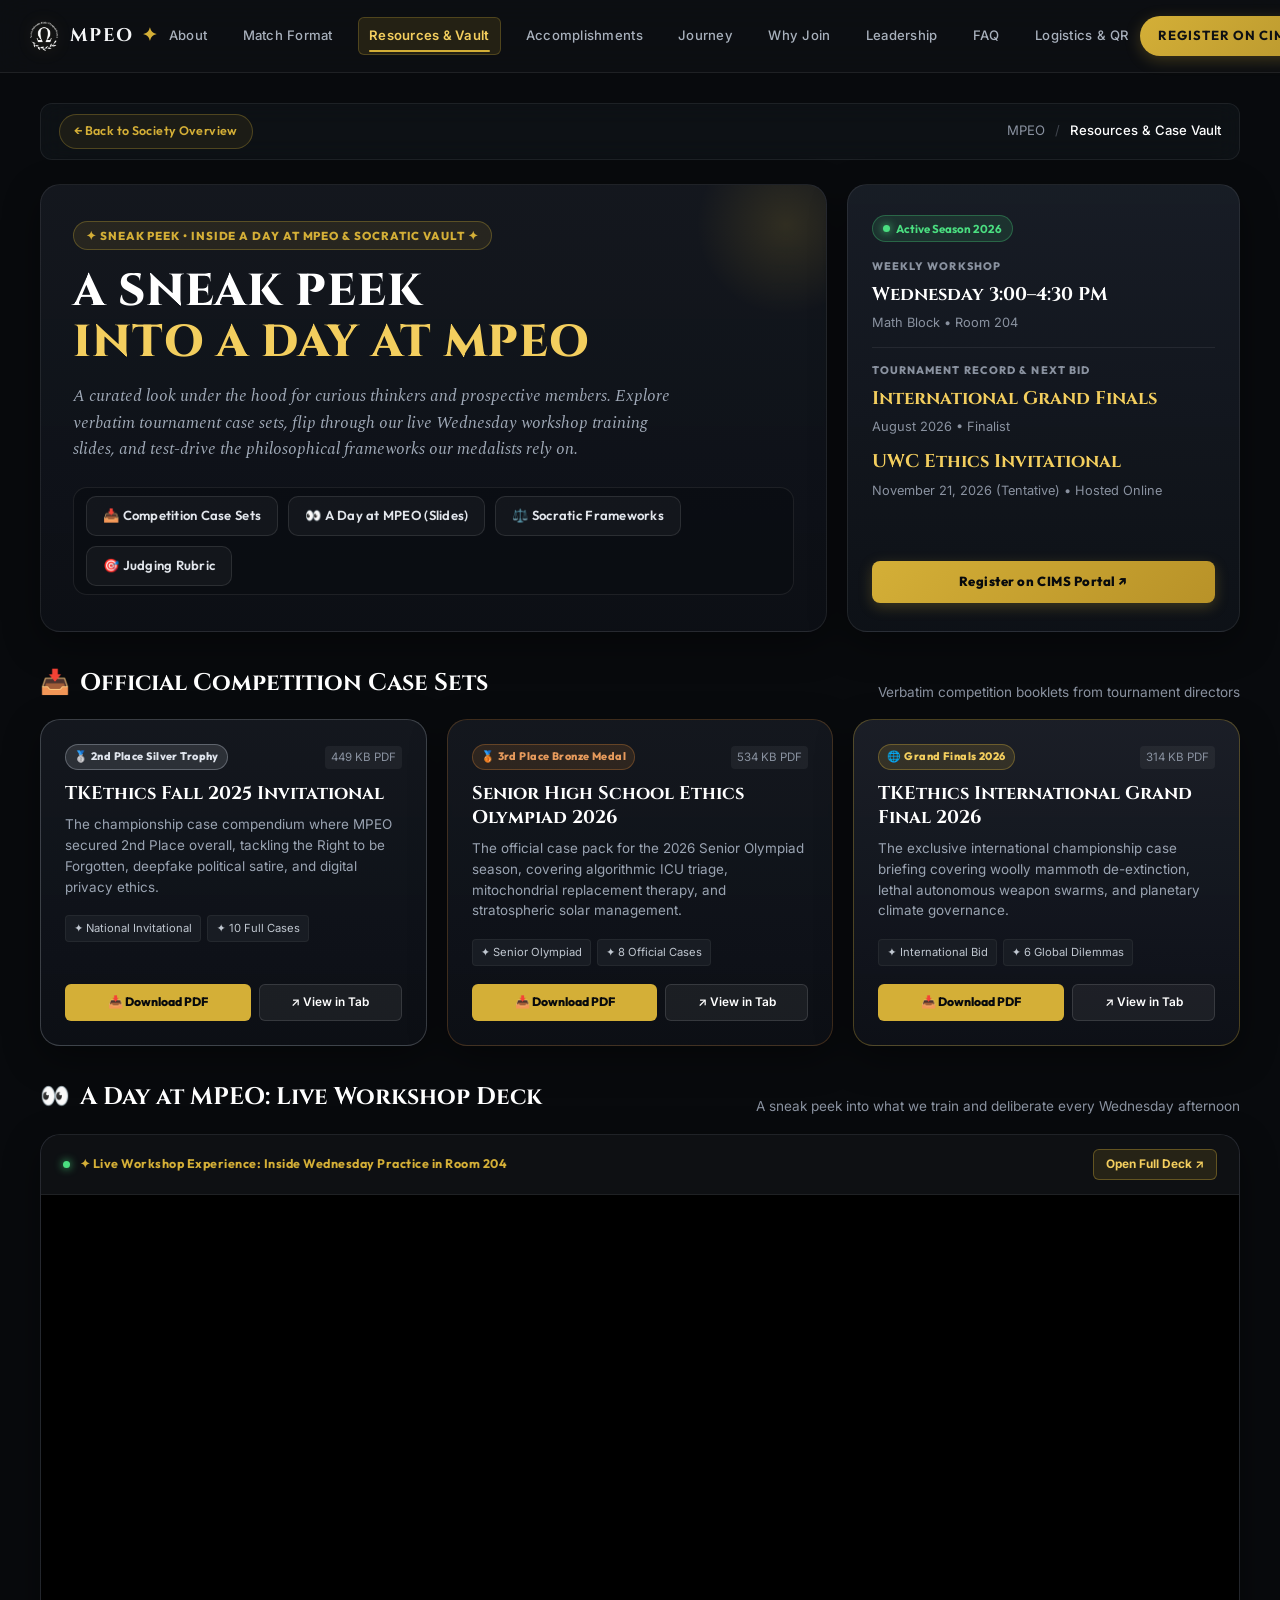
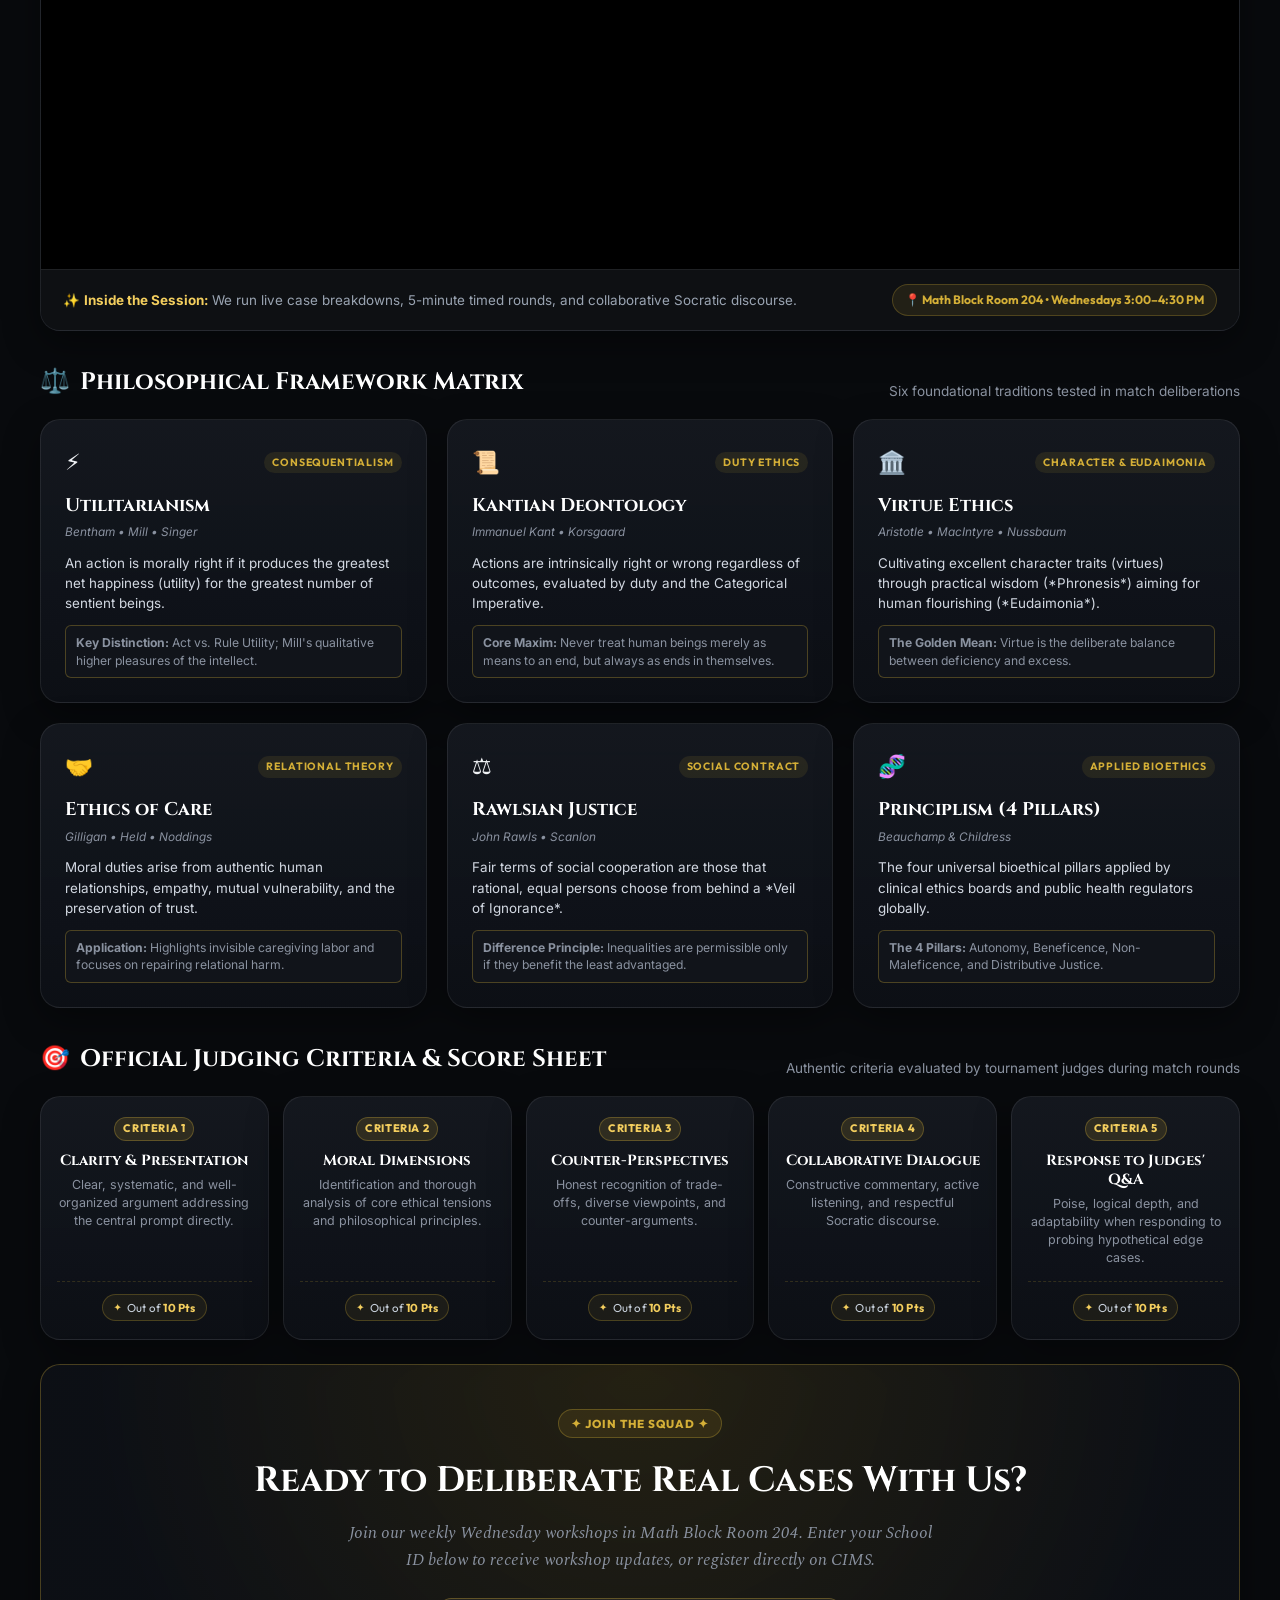
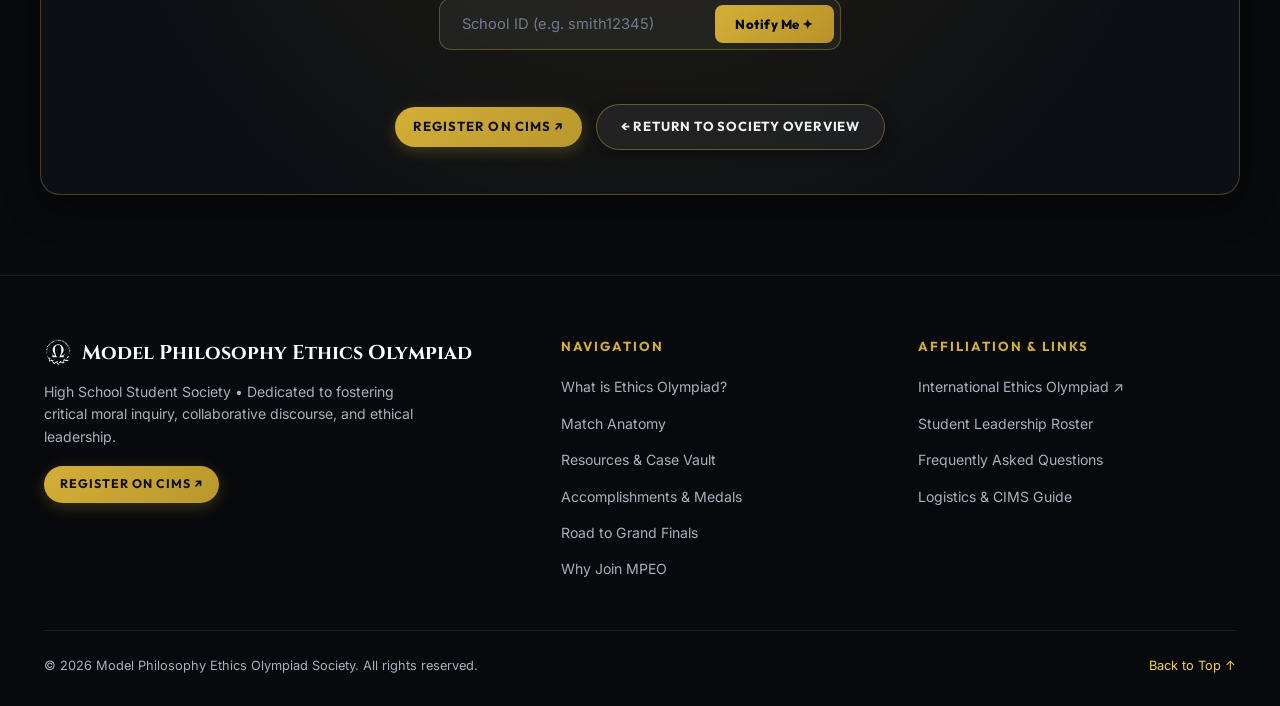
<file: cases.html>
<!DOCTYPE html>
<html lang="en">
<head>
  <meta charset="UTF-8">
  <meta name="viewport" content="width=device-width, initial-scale=1.0">
  <title>Resources & Case Vault | Model Philosophy Ethics Olympiad (MPEO)</title>
  <meta name="description" content="Explore official tournament PDF case packs, workshop slide decks, philosophical framework toolkits, and scoring rubrics in a modern Bento Box interface from MPEO.">
  <meta name="theme-color" content="#080A0D">

  <!-- Open Graph Meta Tags -->
  <meta property="og:title" content="Resources & Case Vault | Model Philosophy Ethics Olympiad">
  <meta property="og:description" content="Explore authentic tournament case packs, classroom training slide decks, and ethical framework toolkits in a clean Bento interface.">
  <meta property="og:type" content="website">
  <meta property="og:image" content="assets/omega-crest.png">

  <!-- Preconnect to Google Fonts -->
  <link rel="preconnect" href="https://fonts.googleapis.com">
  <link rel="preconnect" href="https://fonts.gstatic.com" crossorigin>
  <link href="https://fonts.googleapis.com/css2?family=Cinzel:wght@500;600;700;800;900&family=Cormorant+Garamond:ital,wght@0,400;0,600;1,400;1,600&family=Inter:wght@300;400;500;600;700&family=Playfair+Display:ital,wght@0,600;0,700;1,600&family=Spectral:ital,wght@0,400;0,500;1,400&family=Outfit:wght@500;600;700;800&display=swap" rel="stylesheet">

  <link rel="stylesheet" href="style.css?v=11">
  <link rel="stylesheet" href="resources.css?v=11">
  <link rel="icon" type="image/png" href="assets/omega-crest.png?v=3">
</head>
<body class="resources-bento-body">

  <!-- SECTION: STICKY NAVBAR -->
  <header>
    <nav class="navbar" id="navbar" aria-label="Main Navigation">
      <div class="container navbar-inner">
        <a href="index.html" class="nav-brand">
          <img src="assets/omega-crest.png?v=3" alt="MPEO Crest">
          <span>MPEO <span class="nav-brand-tag">✦</span></span>
        </a>

        <ul class="nav-menu" id="nav-menu">
          <li><a href="index.html#about" class="nav-link">About</a></li>
          <li><a href="index.html#format" class="nav-link">Match Format</a></li>
          <li><a href="cases.html" class="nav-link active">Resources & Vault</a></li>
          <li><a href="index.html#accomplishments" class="nav-link">Accomplishments</a></li>
          <li><a href="index.html#journey" class="nav-link">Journey</a></li>
          <li><a href="index.html#why-join" class="nav-link">Why Join</a></li>
          <li><a href="index.html#leadership" class="nav-link">Leadership</a></li>
          <li><a href="index.html#faq" class="nav-link">FAQ</a></li>
          <li><a href="index.html#logistics" class="nav-link">Logistics & QR</a></li>
        </ul>

        <div style="display: flex; align-items: center; gap: 12px;">
          <a href="https://webapps.uwcsea.edu.sg/cims/Activities/Student" target="_blank" rel="noopener noreferrer" class="btn-cta-gold">Register on CIMS ↗</a>
          <button class="mobile-menu-toggle" id="mobile-toggle" aria-label="Toggle navigation menu">☰</button>
        </div>
      </div>
    </nav>
  </header>

  <!-- MASTER BENTO DASHBOARD -->
  <main class="bento-dashboard-wrapper">
    
    <!-- Top Breadcrumb Bar -->
    <div class="bento-top-nav-bar">
      <a href="index.html" class="bento-back-btn">← Back to Society Overview</a>
      <div class="bento-breadcrumbs-text">
        <span>MPEO</span>
        <span style="opacity: 0.4; margin: 0 6px;">/</span>
        <span class="highlight">Resources & Case Vault</span>
      </div>
    </div>

    <!-- ROW 1: HERO & SIDE INFO BENTO COMPARTMENTS -->
    <section class="bento-row-hero">
      <!-- Main Hero Bento (Span 2) -->
      <div class="bento-box bento-hero-card">
        <div class="bento-glow-gold"></div>
        <div>
          <div class="bento-pill-tag">✦ SNEAK PEEK • INSIDE A DAY AT MPEO & SOCRATIC VAULT ✦</div>
          <h1 class="bento-hero-title">
            A SNEAK PEEK <br><span class="gold-gradient-text">INTO A DAY AT MPEO</span>
          </h1>
          <p class="bento-hero-paragraph">
            A curated look under the hood for curious thinkers and prospective members. Explore verbatim tournament case sets, flip through our live Wednesday workshop training slides, and test-drive the philosophical frameworks our medalists rely on.
          </p>
        </div>
        <div class="bento-quick-links-row">
          <a href="#case-packs" class="bento-nav-btn">📥 Competition Case Sets</a>
          <a href="#slideshow-theatre" class="bento-nav-btn">👀 A Day at MPEO (Slides)</a>
          <a href="#frameworks-toolkit" class="bento-nav-btn">⚖️ Socratic Frameworks</a>
          <a href="#scoring-rubric" class="bento-nav-btn">🎯 Judging Rubric</a>
        </div>
      </div>

      <!-- Side Info Bento (Span 1) -->
      <div class="bento-box bento-side-info-card">
        <div>
          <div class="side-status-pill">
            <span class="status-dot"></span>
            <span>Active Season 2026</span>
          </div>

          <div class="side-metric-group">
            <div class="side-metric-label">WEEKLY WORKSHOP</div>
            <div class="side-metric-val">Wednesday 3:00–4:30 PM</div>
            <div class="side-metric-sub">Math Block • Room 204</div>
          </div>

          <div class="side-bento-divider"></div>

          <div class="side-metric-group">
            <div class="side-metric-label">TOURNAMENT RECORD & NEXT BID</div>
            <div class="side-metric-val gold">International Grand Finals</div>
            <div class="side-metric-sub">August 2026 • Finalist</div>
            <div class="side-metric-val gold" style="margin-top: 10px;">UWC Ethics Invitational</div>
            <div class="side-metric-sub">November 21, 2026 (Tentative) • Hosted Online</div>
          </div>
        </div>

        <div>
          <a href="https://webapps.uwcsea.edu.sg/cims/Activities/Student" target="_blank" rel="noopener noreferrer" class="side-cims-btn">
            Register on CIMS Portal ↗
          </a>
        </div>
      </div>
    </section>

    <!-- ROW 2: AUTHENTIC TOURNAMENT CASE PACKS -->
    <section id="case-packs">
      <div class="bento-section-label-bar">
        <h2 class="bento-section-heading">
          <span>📥</span>
          <span>Official Competition Case Sets</span>
        </h2>
        <span class="bento-section-subhead">Verbatim competition booklets from tournament directors</span>
      </div>

      <div class="bento-row-packs">
        <!-- Pack 1: TKEthics Fall 2025 (Silver Accent) -->
        <div class="bento-box bento-pack-box silver-accent">
          <div>
            <div class="pack-box-top">
              <span class="pack-tag-pill silver">🥈 2nd Place Silver Trophy</span>
              <span class="pack-file-size">449 KB PDF</span>
            </div>
            <h3 class="pack-box-title">TKEthics Fall 2025 Invitational</h3>
            <p class="pack-box-desc">
              The championship case compendium where MPEO secured 2nd Place overall, tackling the Right to be Forgotten, deepfake political satire, and digital privacy ethics.
            </p>
            <div class="pack-box-meta-tags">
              <span class="pack-meta-pill">✦ National Invitational</span>
              <span class="pack-meta-pill">✦ 10 Full Cases</span>
            </div>
          </div>
          <div class="pack-box-actions">
            <a href="assets/ethicsresources/2025 TKEthics Fall CASE SET.pdf" download="2025_TKEthics_Fall_CASE_SET.pdf" class="btn-pack-download">
              📥 Download PDF
            </a>
            <a href="assets/ethicsresources/2025 TKEthics Fall CASE SET.pdf" target="_blank" rel="noopener noreferrer" class="btn-pack-view">
              ↗ View in Tab
            </a>
          </div>
        </div>

        <!-- Pack 2: Senior Olympiad 2026 (Bronze Accent) -->
        <div class="bento-box bento-pack-box bronze-accent">
          <div>
            <div class="pack-box-top">
              <span class="pack-tag-pill bronze">🥉 3rd Place Bronze Medal</span>
              <span class="pack-file-size">534 KB PDF</span>
            </div>
            <h3 class="pack-box-title">Senior High School Ethics Olympiad 2026</h3>
            <p class="pack-box-desc">
              The official case pack for the 2026 Senior Olympiad season, covering algorithmic ICU triage, mitochondrial replacement therapy, and stratospheric solar management.
            </p>
            <div class="pack-box-meta-tags">
              <span class="pack-meta-pill">✦ Senior Olympiad</span>
              <span class="pack-meta-pill">✦ 8 Official Cases</span>
            </div>
          </div>
          <div class="pack-box-actions">
            <a href="assets/ethicsresources/EthicsOlympiadSHSCases2026.pdf" download="EthicsOlympiadSHSCases2026.pdf" class="btn-pack-download">
              📥 Download PDF
            </a>
            <a href="assets/ethicsresources/EthicsOlympiadSHSCases2026.pdf" target="_blank" rel="noopener noreferrer" class="btn-pack-view">
              ↗ View in Tab
            </a>
          </div>
        </div>

        <!-- Pack 3: Grand Finals 2026 (Gold Accent) -->
        <div class="bento-box bento-pack-box gold-accent">
          <div>
            <div class="pack-box-top">
              <span class="pack-tag-pill gold">🌐 Grand Finals 2026</span>
              <span class="pack-file-size">314 KB PDF</span>
            </div>
            <h3 class="pack-box-title">TKEthics International Grand Final 2026</h3>
            <p class="pack-box-desc">
              The exclusive international championship case briefing covering woolly mammoth de-extinction, lethal autonomous weapon swarms, and planetary climate governance.
            </p>
            <div class="pack-box-meta-tags">
              <span class="pack-meta-pill">✦ International Bid</span>
              <span class="pack-meta-pill">✦ 6 Global Dilemmas</span>
            </div>
          </div>
          <div class="pack-box-actions">
            <a href="assets/ethicsresources/Case Set_ TKEthics International Grand Final 2026.pdf" download="TKEthics_International_Grand_Final_2026_Case_Set.pdf" class="btn-pack-download">
              📥 Download PDF
            </a>
            <a href="assets/ethicsresources/Case Set_ TKEthics International Grand Final 2026.pdf" target="_blank" rel="noopener noreferrer" class="btn-pack-view">
              ↗ View in Tab
            </a>
          </div>
        </div>
      </div>
    </section>

    <!-- ROW 3: SNEAK PEEK: A DAY AT MPEO WORKSHOP DECK -->
    <section id="slideshow-theatre">
      <div class="bento-section-label-bar">
        <h2 class="bento-section-heading">
          <span>👀</span>
          <span>A Day at MPEO: Live Workshop Deck</span>
        </h2>
        <span class="bento-section-subhead">A sneak peek into what we train and deliberate every Wednesday afternoon</span>
      </div>

      <div class="bento-box bento-theatre-card">
        <div class="theatre-hud-bar">
          <div class="theatre-hud-left">
            <span class="status-dot"></span>
            <span class="theatre-deck-title">✦ Live Workshop Experience: Inside Wednesday Practice in Room 204</span>
          </div>
          <a href="https://www.canva.com/design/DAHDJAJqyf4/USw1uX0zH_7bXgzmmbaBqg/view" target="_blank" rel="noopener noreferrer" class="theatre-canva-out-btn">
            Open Full Deck ↗
          </a>
        </div>

        <div class="theatre-viewport-container">
          <iframe 
            src="https://www.canva.com/design/DAHDJAJqyf4/USw1uX0zH_7bXgzmmbaBqg/view?embed" 
            allowfullscreen="allowfullscreen" 
            allow="fullscreen" 
            loading="lazy" 
            class="theatre-canva-iframe"
            title="A Day at MPEO Workshop Slide Deck"
          ></iframe>
        </div>

        <div class="theatre-footer-bar">
          <div class="theatre-tip-text">
            ✨ <strong>Inside the Session:</strong> We run live case breakdowns, 5-minute timed rounds, and collaborative Socratic discourse.
          </div>
          <div class="theatre-schedule-tag">
            📍 Math Block Room 204 • Wednesdays 3:00–4:30 PM
          </div>
        </div>
      </div>
    </section>

    <!-- ROW 4: PHILOSOPHICAL FRAMEWORK MATRIX -->
    <section id="frameworks-toolkit">
      <div class="bento-section-label-bar">
        <h2 class="bento-section-heading">
          <span>⚖️</span>
          <span>Philosophical Framework Matrix</span>
        </h2>
        <span class="bento-section-subhead">Six foundational traditions tested in match deliberations</span>
      </div>

      <div class="bento-row-frameworks">
        <!-- 1. Utilitarianism -->
        <div class="bento-box bento-framework-box">
          <div class="framework-top-row">
            <span class="framework-icon">⚡</span>
            <span class="framework-badge">Consequentialism</span>
          </div>
          <h3 class="framework-title">Utilitarianism</h3>
          <div class="framework-thinkers">Bentham • Mill • Singer</div>
          <p class="framework-core-text">
            An action is morally right if it produces the greatest net happiness (utility) for the greatest number of sentient beings.
          </p>
          <div class="framework-insight-box">
            <strong>Key Distinction:</strong> Act vs. Rule Utility; Mill's qualitative higher pleasures of the intellect.
          </div>
        </div>

        <!-- 2. Kantian Deontology -->
        <div class="bento-box bento-framework-box">
          <div class="framework-top-row">
            <span class="framework-icon">📜</span>
            <span class="framework-badge">Duty Ethics</span>
          </div>
          <h3 class="framework-title">Kantian Deontology</h3>
          <div class="framework-thinkers">Immanuel Kant • Korsgaard</div>
          <p class="framework-core-text">
            Actions are intrinsically right or wrong regardless of outcomes, evaluated by duty and the Categorical Imperative.
          </p>
          <div class="framework-insight-box">
            <strong>Core Maxim:</strong> Never treat human beings merely as means to an end, but always as ends in themselves.
          </div>
        </div>

        <!-- 3. Aristotelian Virtue Ethics -->
        <div class="bento-box bento-framework-box">
          <div class="framework-top-row">
            <span class="framework-icon">🏛️</span>
            <span class="framework-badge">Character & Eudaimonia</span>
          </div>
          <h3 class="framework-title">Virtue Ethics</h3>
          <div class="framework-thinkers">Aristotle • MacIntyre • Nussbaum</div>
          <p class="framework-core-text">
            Cultivating excellent character traits (virtues) through practical wisdom (*Phronesis*) aiming for human flourishing (*Eudaimonia*).
          </p>
          <div class="framework-insight-box">
            <strong>The Golden Mean:</strong> Virtue is the deliberate balance between deficiency and excess.
          </div>
        </div>

        <!-- 4. Care Ethics -->
        <div class="bento-box bento-framework-box">
          <div class="framework-top-row">
            <span class="framework-icon">🤝</span>
            <span class="framework-badge">Relational Theory</span>
          </div>
          <h3 class="framework-title">Ethics of Care</h3>
          <div class="framework-thinkers">Gilligan • Held • Noddings</div>
          <p class="framework-core-text">
            Moral duties arise from authentic human relationships, empathy, mutual vulnerability, and the preservation of trust.
          </p>
          <div class="framework-insight-box">
            <strong>Application:</strong> Highlights invisible caregiving labor and focuses on repairing relational harm.
          </div>
        </div>

        <!-- 5. Rawlsian Justice -->
        <div class="bento-box bento-framework-box">
          <div class="framework-top-row">
            <span class="framework-icon">⚖️</span>
            <span class="framework-badge">Social Contract</span>
          </div>
          <h3 class="framework-title">Rawlsian Justice</h3>
          <div class="framework-thinkers">John Rawls • Scanlon</div>
          <p class="framework-core-text">
            Fair terms of social cooperation are those that rational, equal persons choose from behind a *Veil of Ignorance*.
          </p>
          <div class="framework-insight-box">
            <strong>Difference Principle:</strong> Inequalities are permissible only if they benefit the least advantaged.
          </div>
        </div>

        <!-- 6. Biomedical Principles Quartet -->
        <div class="bento-box bento-framework-box">
          <div class="framework-top-row">
            <span class="framework-icon">🧬</span>
            <span class="framework-badge">Applied Bioethics</span>
          </div>
          <h3 class="framework-title">Principlism (4 Pillars)</h3>
          <div class="framework-thinkers">Beauchamp & Childress</div>
          <p class="framework-core-text">
            The four universal bioethical pillars applied by clinical ethics boards and public health regulators globally.
          </p>
          <div class="framework-insight-box">
            <strong>The 4 Pillars:</strong> Autonomy, Beneficence, Non-Maleficence, and Distributive Justice.
          </div>
        </div>
      </div>
    </section>

    <!-- ROW 5: OFFICIAL SCORING RUBRIC -->
    <section id="scoring-rubric">
      <div class="bento-section-label-bar">
        <h2 class="bento-section-heading">
          <span>🎯</span>
          <span>Official Judging Criteria & Score Sheet</span>
        </h2>
        <span class="bento-section-subhead">Authentic criteria evaluated by tournament judges during match rounds</span>
      </div>

      <div class="bento-row-rubric">
        <div class="bento-box bento-rubric-card">
          <span class="rubric-pill">CRITERIA 1</span>
          <h4 class="rubric-heading">Clarity & Presentation</h4>
          <p class="rubric-text">Clear, systematic, and well-organized argument addressing the central prompt directly.</p>
          <div class="rubric-score-footer">
            <span class="rubric-score-badge">
              <span class="rubric-score-icon">✦</span>
              <span class="rubric-score-text">Out of <strong>10 Pts</strong></span>
            </span>
          </div>
        </div>

        <div class="bento-box bento-rubric-card">
          <span class="rubric-pill">CRITERIA 2</span>
          <h4 class="rubric-heading">Moral Dimensions</h4>
          <p class="rubric-text">Identification and thorough analysis of core ethical tensions and philosophical principles.</p>
          <div class="rubric-score-footer">
            <span class="rubric-score-badge">
              <span class="rubric-score-icon">✦</span>
              <span class="rubric-score-text">Out of <strong>10 Pts</strong></span>
            </span>
          </div>
        </div>

        <div class="bento-box bento-rubric-card">
          <span class="rubric-pill">CRITERIA 3</span>
          <h4 class="rubric-heading">Counter-Perspectives</h4>
          <p class="rubric-text">Honest recognition of trade-offs, diverse viewpoints, and counter-arguments.</p>
          <div class="rubric-score-footer">
            <span class="rubric-score-badge">
              <span class="rubric-score-icon">✦</span>
              <span class="rubric-score-text">Out of <strong>10 Pts</strong></span>
            </span>
          </div>
        </div>

        <div class="bento-box bento-rubric-card">
          <span class="rubric-pill">CRITERIA 4</span>
          <h4 class="rubric-heading">Collaborative Dialogue</h4>
          <p class="rubric-text">Constructive commentary, active listening, and respectful Socratic discourse.</p>
          <div class="rubric-score-footer">
            <span class="rubric-score-badge">
              <span class="rubric-score-icon">✦</span>
              <span class="rubric-score-text">Out of <strong>10 Pts</strong></span>
            </span>
          </div>
        </div>

        <div class="bento-box bento-rubric-card">
          <span class="rubric-pill">CRITERIA 5</span>
          <h4 class="rubric-heading">Response to Judges' Q&A</h4>
          <p class="rubric-text">Poise, logical depth, and adaptability when responding to probing hypothetical edge cases.</p>
          <div class="rubric-score-footer">
            <span class="rubric-score-badge">
              <span class="rubric-score-icon">✦</span>
              <span class="rubric-score-text">Out of <strong>10 Pts</strong></span>
            </span>
          </div>
        </div>
      </div>
    </section>

    <!-- ROW 6: CALL TO ACTION BENTO BOX & INLINE SCHOOL ID CAPTURE -->
    <section>
      <div class="bento-box bento-cta-box">
        <div class="bento-pill-tag" style="margin: 0 auto 14px;">✦ JOIN THE SQUAD ✦</div>
        <h2 class="bento-cta-title">Ready to Deliberate Real Cases With Us?</h2>
        <p class="bento-cta-sub">
          Join our weekly Wednesday workshops in Math Block Room 204. Enter your School ID below to receive workshop updates, or register directly on CIMS.
        </p>

        <!-- Inline School ID Capture Form -->
        <div class="bento-interest-form-wrapper">
          <form class="bento-interest-form" id="interest-form">
            <input 
              type="text" 
              class="bento-interest-input" 
              id="interest-email" 
              placeholder="School ID (e.g. smith12345)" 
              required
              aria-label="Enter your School ID"
            >
            <button type="submit" class="bento-interest-submit-btn" id="interest-submit-btn">
              Notify Me ✦
            </button>
          </form>
          <div class="bento-interest-status" id="interest-status"></div>
        </div>

        <div class="bento-cta-btn-group">
          <a href="https://webapps.uwcsea.edu.sg/cims/Activities/Student" target="_blank" rel="noopener noreferrer" class="btn-cta-gold">
            Register on CIMS ↗
          </a>
          <a href="index.html" class="btn-cta-return">
            ← Return to Society Overview
          </a>
        </div>
      </div>
    </section>

  </main>

  <!-- SECTION: FOOTER -->
  <footer class="site-footer" id="footer">
    <div class="container">
      <div class="footer-grid">
        <div class="footer-brand">
          <div style="display: flex; align-items: center; gap: 10px; margin-bottom: 12px;">
            <img src="assets/omega-crest.png?v=3" alt="MPEO Crest" style="width: 28px; height: 28px;">
            <h3 style="margin-bottom: 0;">Model Philosophy Ethics Olympiad</h3>
          </div>
          <p>
            High School Student Society • Dedicated to fostering critical moral inquiry, collaborative discourse, and ethical leadership.
          </p>
          <div style="margin-top: 18px;">
            <a href="https://webapps.uwcsea.edu.sg/cims/Activities/Student" target="_blank" rel="noopener noreferrer" class="btn-cta-gold" style="font-size: 0.78rem; padding: 8px 16px;">Register on CIMS ↗</a>
          </div>
        </div>

        <div class="footer-col">
          <h4>Navigation</h4>
          <ul class="footer-links">
            <li><a href="index.html#about">What is Ethics Olympiad?</a></li>
            <li><a href="index.html#format">Match Anatomy</a></li>
            <li><a href="cases.html">Resources & Case Vault</a></li>
            <li><a href="index.html#accomplishments">Accomplishments & Medals</a></li>
            <li><a href="index.html#journey">Road to Grand Finals</a></li>
            <li><a href="index.html#why-join">Why Join MPEO</a></li>
          </ul>
        </div>

        <div class="footer-col">
          <h4>Affiliation & Links</h4>
          <ul class="footer-links">
            <li><a href="https://ethicsolympiad.org" target="_blank" rel="noopener">International Ethics Olympiad ↗</a></li>
            <li><a href="index.html#leadership">Student Leadership Roster</a></li>
            <li><a href="index.html#faq">Frequently Asked Questions</a></li>
            <li><a href="index.html#logistics">Logistics & CIMS Guide</a></li>
          </ul>
        </div>
      </div>

      <div class="footer-bottom">
        <div>
          <div>© 2026 Model Philosophy Ethics Olympiad Society. All rights reserved.</div>
        </div>
        <div>
          <a href="#" style="color: var(--color-gold-hover);">Back to Top ↑</a>
        </div>
      </div>
    </div>
  </footer>

  <script src="cases.js?v=10"></script>
</body>
</html>
</file>
<file: style.css>
/* ==========================================================================
   MODEL PHILOSOPHY ETHICS OLYMPIAD (MPEO) — CORE DESIGN SYSTEM
   Theme: Classical Socratic Academia meets Modern High-End Editorial Motion
   ========================================================================== */

/* --- Google Fonts Import --- */
@import url('https://fonts.googleapis.com/css2?family=Cinzel:wght@500;600;700;800;900&family=Cormorant+Garamond:ital,wght@0,400;0,600;1,400;1,600&family=Inter:wght@300;400;500;600;700&family=Playfair+Display:ital,wght@0,600;0,700;1,600&family=Spectral:ital,wght@0,400;0,500;1,400&family=Outfit:wght@500;600;700&display=swap');

/* --- Root Design Tokens --- */
:root {
  /* Color Palette Matrix */
  --color-bg-primary: #0E1013;
  --color-bg-secondary: #16191E;
  --color-bg-slate-card: #21252C;
  --color-bg-slate-hover: #2A2F38;
  --color-bg-parchment: #F6F4ED;
  --color-bg-card-light: #FFFFFF;
  
  --color-border-subtle: rgba(255, 255, 255, 0.09);
  --color-border-hover: rgba(212, 175, 55, 0.45);
  --color-border-parchment: #D8D2C4;
  --color-border-gold: rgba(212, 175, 55, 0.4);

  /* Metallic Accents */
  --color-gold-primary: #D4AF37;
  --color-gold-hover: #F3CE5E;
  --color-gold-dark: #997A1E;
  --color-gold-glow: rgba(212, 175, 55, 0.28);
  --color-gold-surface: rgba(212, 175, 55, 0.08);

  --color-silver: #C0C7D0;
  --color-silver-glow: rgba(192, 199, 208, 0.25);
  --color-bronze: #CD7F32;
  --color-bronze-glow: rgba(205, 127, 50, 0.25);
  --color-olive-laurel: #4F6052;

  /* Typography Colors */
  --color-text-primary: #F5F6F8;
  --color-text-secondary: #A8B0BC;
  --color-text-muted: #6B7280;
  --color-text-dark: #1A1D20;
  --color-text-muted-dark: #5A626C;

  /* Font Families */
  --font-display: 'Cinzel', Georgia, serif;
  --font-subhead: 'Playfair Display', Georgia, serif;
  --font-editorial: 'Cormorant Garamond', Georgia, serif;
  --font-body: 'Inter', system-ui, -apple-system, sans-serif;
  --font-serif-body: 'Spectral', Georgia, serif;
  --font-badge: 'Outfit', sans-serif;

  /* Layout & Spacing */
  --max-width-container: 1240px;
  --max-width-narrow: 920px;
  --radius-sm: 4px;
  --radius-md: 8px;
  --radius-lg: 16px;
  --radius-full: 9999px;

  /* Shadows & Glass */
  --shadow-card: 0 16px 36px -10px rgba(0, 0, 0, 0.6);
  --shadow-gold: 0 10px 30px -5px rgba(212, 175, 55, 0.35);
  --glass-bg: rgba(22, 25, 30, 0.85);
  --glass-border: 1px solid rgba(255, 255, 255, 0.08);
  --glass-blur: blur(14px);

  /* Transitions */
  --transition-fast: 0.2s cubic-bezier(0.16, 1, 0.3, 1);
  --transition-normal: 0.35s cubic-bezier(0.16, 1, 0.3, 1);
  --transition-slow: 0.6s cubic-bezier(0.16, 1, 0.3, 1);
}

/* --- Base Resets & Global Styles --- */
*, *::before, *::after {
  box-sizing: border-box;
  margin: 0;
  padding: 0;
}

html {
  scroll-behavior: smooth;
  color-scheme: dark;
  background-color: var(--color-bg-primary);
  font-family: var(--font-body);
  font-size: 16px;
  line-height: 1.65;
  color: var(--color-text-primary);
  -webkit-font-smoothing: antialiased;
  -moz-osx-font-smoothing: grayscale;
}

body {
  overflow-x: hidden;
  background: radial-gradient(circle at 50% 0%, #171A21 0%, #0E1013 70%);
  min-height: 100vh;
  position: relative;
}

::selection {
  background-color: var(--color-gold-primary);
  color: #000;
}

a {
  color: inherit;
  text-decoration: none;
  transition: var(--transition-fast);
}

button {
  cursor: pointer;
  border: none;
  font-family: inherit;
}

img {
  max-width: 100%;
  height: auto;
  display: block;
}

/* Keyboard focus indicator. The default UA outline was being suppressed on
   every button with no replacement; this restores a visible ring for
   keyboard navigation only (mouse/touch focus stays clean). */
a:focus-visible,
button:focus-visible,
input:focus-visible,
[tabindex]:focus-visible {
  outline: 2px solid var(--color-gold-hover);
  outline-offset: 3px;
  border-radius: 4px;
}

/* --- Container & Grid Utilities --- */
.container {
  width: 100%;
  max-width: var(--max-width-container);
  margin-left: auto;
  margin-right: auto;
  padding-left: 24px;
  padding-right: 24px;
}

.container-narrow {
  max-width: var(--max-width-narrow);
}

.section {
  padding: 100px 0;
  position: relative;
}

.section-tag {
  display: inline-flex;
  align-items: center;
  gap: 8px;
  font-family: var(--font-badge);
  font-size: 0.75rem;
  font-weight: 700;
  letter-spacing: 0.18em;
  text-transform: uppercase;
  color: var(--color-gold-primary);
  background: rgba(212, 175, 55, 0.1);
  border: 1px solid rgba(212, 175, 55, 0.25);
  padding: 6px 14px;
  border-radius: var(--radius-full);
  margin-bottom: 16px;
}

.section-header {
  text-align: center;
  margin-bottom: 60px;
}

.section-title {
  font-family: var(--font-display);
  font-size: clamp(2rem, 3.5vw, 2.75rem);
  font-weight: 700;
  letter-spacing: 0.05em;
  color: var(--color-text-primary);
  margin-bottom: 16px;
  position: relative;
  display: inline-block;
}

.section-title::before, .section-title::after {
  content: '✦';
  color: var(--color-gold-primary);
  font-size: 0.6em;
  vertical-align: middle;
  margin: 0 14px;
  opacity: 0.75;
}

.section-subtitle {
  font-family: var(--font-serif-body);
  font-size: 1.15rem;
  font-style: italic;
  color: var(--color-text-secondary);
  max-width: 680px;
  margin: 0 auto;
}

/* --- Greek Column Watermark & Background Decor --- */
.bg-greek-columns {
  position: fixed;
  inset: 0;
  pointer-events: none;
  z-index: 0;
  opacity: 0.035;
  background-image: radial-gradient(#D4AF37 1px, transparent 1px);
  background-size: 36px 36px;
}

/* ==========================================================================
   LAYER 0: CINEMATIC SPLASH SCREEN
   ========================================================================== */
#splash-screen {
  position: fixed;
  inset: 0;
  z-index: 99999;
  background: #08090B;
  display: flex;
  flex-direction: column;
  align-items: center;
  justify-content: center;
  text-align: center;
  padding: 24px;
  transition: opacity 0.8s cubic-bezier(0.16, 1, 0.3, 1), visibility 0.8s;
}

#splash-screen.dismissed {
  opacity: 0;
  visibility: hidden;
  pointer-events: none;
}

.splash-crest {
  width: clamp(220px, 32vw, 340px);
  height: clamp(220px, 32vw, 340px);
  object-fit: contain;
  margin-bottom: 28px;
  filter: drop-shadow(0 0 45px rgba(212, 175, 55, 0.6)) drop-shadow(0 0 80px rgba(212, 175, 55, 0.35));
  animation: splash-pulse-glow 3.5s infinite alternate ease-in-out;
}

.splash-title-container {
  max-width: 1000px;
  margin-bottom: 30px;
}

.splash-title {
  font-family: var(--font-display);
  font-size: clamp(2.2rem, 6vw, 4.5rem);
  font-weight: 800;
  letter-spacing: 0.12em;
  line-height: 1.15;
  text-transform: uppercase;
  color: #FFFFFF;
  text-shadow: 0 0 35px rgba(212, 175, 55, 0.4);
}

.splash-subtitle {
  font-family: var(--font-badge);
  font-size: 0.95rem;
  letter-spacing: 0.25em;
  text-transform: uppercase;
  color: var(--color-gold-primary);
  margin-top: 14px;
}

.splash-cta-btn {
  display: inline-flex;
  align-items: center;
  gap: 10px;
  background: linear-gradient(135deg, var(--color-gold-primary), var(--color-gold-dark));
  color: #0E1013;
  font-family: var(--font-badge);
  font-size: 0.9rem;
  font-weight: 700;
  letter-spacing: 0.12em;
  text-transform: uppercase;
  padding: 14px 32px;
  border-radius: var(--radius-full);
  box-shadow: 0 4px 20px var(--color-gold-glow);
  transition: var(--transition-fast);
}

.splash-cta-btn:hover {
  transform: translateY(-2px) scale(1.03);
  background: linear-gradient(135deg, var(--color-gold-hover), var(--color-gold-primary));
  box-shadow: 0 8px 30px rgba(212, 175, 55, 0.5);
}

.splash-scroll-prompt {
  margin-top: 24px;
  font-family: var(--font-badge);
  font-size: 0.75rem;
  letter-spacing: 0.2em;
  color: var(--color-text-secondary);
  opacity: 0.7;
  animation: scroll-prompt-nudge 2s cubic-bezier(0.25, 1, 0.5, 1) infinite alternate;
}

/* ==========================================================================
   HEADER & STICKY NAVBAR
   ========================================================================== */
.navbar {
  position: sticky;
  top: 0;
  z-index: 1000;
  background: rgba(14, 16, 19, 0.92);
  backdrop-filter: blur(16px);
  -webkit-backdrop-filter: blur(16px);
  border-bottom: 1px solid rgba(255, 255, 255, 0.08);
  transition: var(--transition-normal);
}

.navbar .container {
  max-width: 1420px;
  padding-left: 28px;
  padding-right: 28px;
}

.navbar-inner {
  display: flex;
  align-items: center;
  justify-content: space-between;
  height: 72px;
  width: 100%;
}

.nav-brand {
  display: flex;
  align-items: center;
  gap: 10px;
  font-family: var(--font-display);
  font-weight: 700;
  font-size: 1.15rem;
  letter-spacing: 0.08em;
  color: var(--color-text-primary);
  white-space: nowrap;
  flex-shrink: 0;
}

.nav-brand img {
  width: 32px;
  height: 32px;
  filter: drop-shadow(0 0 8px var(--color-gold-glow));
}

.nav-brand-tag {
  color: var(--color-gold-primary);
  margin-left: 2px;
}

.nav-menu {
  display: flex;
  align-items: center;
  list-style: none;
  gap: clamp(8px, 1.2vw, 18px);
  margin: 0;
  padding: 0;
  white-space: nowrap;
}

.nav-menu li {
  display: flex;
  align-items: center;
  white-space: nowrap;
}

.nav-link {
  font-size: 0.82rem;
  font-weight: 500;
  color: var(--color-text-secondary);
  letter-spacing: 0.02em;
  position: relative;
  padding: 7px 10px;
  border-radius: 6px;
  white-space: nowrap;
  text-decoration: none;
  transition: all var(--transition-fast);
}

.nav-link::after {
  content: '';
  position: absolute;
  bottom: 2px;
  left: 10px;
  right: 10px;
  height: 2px;
  background: var(--color-gold-primary);
  transform: scaleX(0);
  transition: transform var(--transition-fast);
  border-radius: 2px;
}

.nav-link:hover {
  color: #FFFFFF;
  background: rgba(255, 255, 255, 0.05);
}

.nav-link:hover::after {
  transform: scaleX(1);
}

.nav-link.active {
  color: var(--color-gold-hover);
  background: rgba(212, 175, 55, 0.12);
  font-weight: 600;
  border: 1px solid rgba(212, 175, 55, 0.25);
}

.nav-link.active::after {
  transform: scaleX(1);
}

.btn-cta-gold {
  display: inline-flex;
  align-items: center;
  justify-content: center;
  gap: 8px;
  background: linear-gradient(135deg, var(--color-gold-primary), #B8972E);
  color: #0E1013;
  font-family: var(--font-badge);
  font-size: 0.82rem;
  font-weight: 700;
  letter-spacing: 0.08em;
  text-transform: uppercase;
  padding: 9px 18px;
  border-radius: var(--radius-full);
  box-shadow: 0 4px 15px rgba(212, 175, 55, 0.25);
  white-space: nowrap;
  flex-shrink: 0;
  text-decoration: none;
  transition: var(--transition-fast);
}

.btn-cta-gold:hover {
  transform: translateY(-1px);
  background: linear-gradient(135deg, var(--color-gold-hover), var(--color-gold-primary));
  box-shadow: var(--shadow-gold);
  color: #0E1013;
}

.btn-cta-outline {
  display: inline-flex;
  align-items: center;
  gap: 8px;
  background: rgba(255, 255, 255, 0.04);
  color: var(--color-text-primary);
  border: 1px solid rgba(255, 255, 255, 0.2);
  font-family: var(--font-badge);
  font-size: 0.82rem;
  font-weight: 600;
  letter-spacing: 0.08em;
  text-transform: uppercase;
  padding: 10px 20px;
  border-radius: var(--radius-full);
  white-space: nowrap;
  transition: var(--transition-fast);
}

.btn-cta-outline:hover {
  background: rgba(255, 255, 255, 0.1);
  border-color: var(--color-gold-primary);
  color: var(--color-gold-hover);
}

.mobile-menu-toggle {
  display: none;
  background: rgba(255, 255, 255, 0.05);
  border: 1px solid rgba(255, 255, 255, 0.12);
  border-radius: 8px;
  color: var(--color-text-primary);
  font-size: 1.3rem;
  padding: 6px 12px;
  cursor: pointer;
  transition: all 0.2s ease;
}

.mobile-menu-toggle:hover {
  background: rgba(212, 175, 55, 0.15);
  border-color: var(--color-gold-primary);
  color: var(--color-gold-hover);
}

/* ==========================================================================
   SECTION 2: HERO SECTION
   ========================================================================== */
.hero-section {
  padding: 60px 0 90px;
  position: relative;
  overflow: hidden;
  z-index: 1;
}

.hero-banner-top {
  text-align: center;
  margin-bottom: 20px;
}

.hero-master-title {
  font-family: var(--font-display);
  font-size: clamp(2.4rem, 5.5vw, 4.2rem);
  font-weight: 800;
  letter-spacing: 0.08em;
  line-height: 1.1;
  text-align: center;
  text-transform: uppercase;
  margin: 16px 0;
  color: #FFFFFF;
  text-shadow: 0 4px 24px rgba(0, 0, 0, 0.8);
}

.hero-master-title span.gold {
  color: var(--color-gold-primary);
}

.hero-pill-badge {
  display: inline-flex;
  align-items: center;
  gap: 10px;
  background: #16191F;
  border: 1px solid var(--color-border-gold);
  border-radius: var(--radius-full);
  padding: 8px 24px;
  font-family: var(--font-badge);
  font-size: 0.85rem;
  font-weight: 700;
  letter-spacing: 0.12em;
  text-transform: uppercase;
  color: var(--color-gold-hover);
  box-shadow: 0 4px 20px rgba(0, 0, 0, 0.5);
  margin-bottom: 24px;
}

.hero-subtitle {
  font-family: var(--font-serif-body);
  font-size: clamp(1.1rem, 2vw, 1.35rem);
  font-style: italic;
  color: var(--color-text-secondary);
  text-align: center;
  max-width: 820px;
  margin: 0 auto 50px;
  line-height: 1.6;
}

.hero-grid {
  display: grid;
  grid-template-columns: 1.1fr 1fr;
  gap: 32px;
  align-items: stretch;
}

.hero-spotlight-card {
  background: var(--color-bg-secondary);
  border: 1px solid var(--color-border-subtle);
  border-radius: var(--radius-lg);
  padding: 24px;
  box-shadow: var(--shadow-card);
  position: relative;
  display: flex;
  flex-direction: column;
  justify-content: space-between;
}

.hero-image-frame {
  position: relative;
  border-radius: var(--radius-md);
  overflow: hidden;
  border: 1px solid rgba(255, 255, 255, 0.12);
  margin-bottom: 20px;
}

.hero-image-frame img {
  width: 100%;
  height: 320px;
  object-fit: cover;
  transition: transform 0.6s ease;
}

.hero-spotlight-card:hover .hero-image-frame img {
  transform: scale(1.02);
}

.hero-image-overlay-tag {
  position: absolute;
  bottom: 12px;
  left: 12px;
  background: rgba(14, 16, 19, 0.85);
  backdrop-filter: blur(8px);
  border: 1px solid rgba(212, 175, 55, 0.3);
  padding: 6px 12px;
  border-radius: var(--radius-sm);
  font-family: var(--font-badge);
  font-size: 0.75rem;
  font-weight: 600;
  color: var(--color-gold-hover);
}

.hero-card-actions {
  display: grid;
  grid-template-columns: 1fr 1fr;
  gap: 12px;
  width: 100%;
  margin-top: 16px;
}

.hero-card-actions .btn-cta-gold,
.hero-card-actions .btn-cta-outline {
  display: inline-flex;
  align-items: center;
  justify-content: center;
  text-align: center;
  width: 100%;
  padding: 12px 16px;
  box-sizing: border-box;
  font-size: 0.82rem;
  letter-spacing: 0.05em;
}

.hero-cims-disclaimer {
  font-size: 0.78rem;
  color: var(--color-text-muted);
  margin-top: 12px;
  font-style: italic;
  text-align: center;
}

.hero-spotlight-right {
  display: flex;
  flex-direction: column;
  gap: 20px;
}

.spotlight-box {
  background: var(--color-bg-slate-card);
  border: 1px solid var(--color-border-subtle);
  border-radius: var(--radius-lg);
  padding: 28px;
  position: relative;
  box-shadow: var(--shadow-card);
}

.spotlight-box::before {
  content: '';
  position: absolute;
  top: 0;
  left: 28px;
  right: 28px;
  height: 2px;
  background: linear-gradient(90deg, transparent, var(--color-gold-primary), transparent);
}

.spotlight-header {
  display: flex;
  align-items: center;
  justify-content: space-between;
  margin-bottom: 14px;
}

.spotlight-title {
  font-family: var(--font-display);
  font-size: 1.15rem;
  font-weight: 700;
  letter-spacing: 0.1em;
  color: var(--color-gold-primary);
  text-transform: uppercase;
}

.spotlight-stars {
  color: var(--color-gold-primary);
  letter-spacing: 3px;
  font-size: 0.85rem;
}

.spotlight-text {
  font-size: 0.95rem;
  color: var(--color-text-secondary);
  line-height: 1.65;
}

.spotlight-list {
  list-style: none;
  display: flex;
  flex-direction: column;
  gap: 12px;
  margin-top: 10px;
}

.spotlight-list-item {
  position: relative;
  padding-left: 20px;
  font-size: 0.92rem;
  color: var(--color-text-secondary);
}

.spotlight-list-item::before {
  content: '✦';
  position: absolute;
  left: 0;
  top: 2px;
  color: var(--color-gold-primary);
  font-size: 0.75rem;
}

.spotlight-list-item strong {
  color: var(--color-text-primary);
}

/* ==========================================================================
   SECTION 11: KEY LOGISTICS & QR REGISTRATION (BENTO GRID)
   ========================================================================== */
.logistics-bento-grid {
  display: grid;
  grid-template-columns: 1.7fr 1fr;
  gap: 20px;
  align-items: stretch;
}

.logistics-bento-card {
  background: linear-gradient(150deg, #171A21 0%, #0F1216 100%);
  border: 1px solid rgba(212, 175, 55, 0.22);
  border-radius: var(--radius-lg);
  padding: 26px 24px;
  position: relative;
  overflow: hidden;
  box-shadow: 0 10px 28px rgba(0, 0, 0, 0.45);
  display: flex;
  flex-direction: column;
  justify-content: space-between;
  transition: transform 0.35s cubic-bezier(0.16, 1, 0.3, 1),
              border-color 0.35s cubic-bezier(0.16, 1, 0.3, 1),
              box-shadow 0.35s cubic-bezier(0.16, 1, 0.3, 1);
}

.logistics-bento-card::before {
  content: '';
  position: absolute;
  top: 0;
  left: 24px;
  right: 24px;
  height: 2px;
  background: linear-gradient(90deg, transparent, rgba(212, 175, 55, 0.55), transparent);
  opacity: 0.35;
  transition: opacity 0.3s ease;
}

.logistics-bento-card:hover {
  transform: translateY(-3px);
  border-color: rgba(212, 175, 55, 0.5);
  box-shadow: 0 16px 36px rgba(0, 0, 0, 0.6), 0 0 20px rgba(212, 175, 55, 0.12);
}

.logistics-bento-card:hover::before {
  opacity: 1;
}

.logistics-card-top {
  display: flex;
  align-items: center;
  justify-content: space-between;
  margin-bottom: 16px;
  flex-wrap: wrap;
  gap: 10px;
}

.logistics-kicker-pill {
  display: inline-flex;
  align-items: center;
  gap: 8px;
  background: rgba(212, 175, 55, 0.1);
  border: 1px solid rgba(212, 175, 55, 0.3);
  border-radius: var(--radius-full);
  padding: 5px 12px;
  font-family: var(--font-badge);
  font-size: 0.72rem;
  font-weight: 700;
  letter-spacing: 0.1em;
  text-transform: uppercase;
  color: var(--color-gold-hover);
}

.logistics-kicker-pill.tournament-gold {
  background: linear-gradient(135deg, rgba(212, 175, 55, 0.18) 0%, rgba(212, 175, 55, 0.06) 100%);
  border-color: rgba(212, 175, 55, 0.45);
}

.logistics-header-tag {
  font-family: var(--font-display);
  font-size: 0.76rem;
  letter-spacing: 0.12em;
  color: var(--color-text-muted);
  text-transform: uppercase;
}

.logistics-card-title {
  font-family: var(--font-display);
  font-size: 1.15rem;
  font-weight: 700;
  letter-spacing: 0.03em;
  color: #FFFFFF;
  margin-bottom: 8px;
  line-height: 1.3;
}

.logistics-card-desc {
  font-size: 0.88rem;
  color: var(--color-text-secondary);
  line-height: 1.58;
  margin-bottom: 14px;
}

.logistics-card-footer {
  margin-top: auto;
  padding-top: 12px;
  border-top: 1px solid rgba(255, 255, 255, 0.08);
  display: flex;
  align-items: center;
}

.logistics-tag-pill {
  font-family: var(--font-badge);
  font-size: 0.72rem;
  font-weight: 600;
  letter-spacing: 0.08em;
  text-transform: uppercase;
  color: var(--color-gold-hover);
}

/* Card 1: Meeting Tiles */
.logistics-meeting-boxes {
  display: grid;
  grid-template-columns: 1fr 1fr;
  gap: 12px;
  margin-bottom: 14px;
}

.meeting-detail-tile {
  display: flex;
  align-items: center;
  gap: 12px;
  background: rgba(212, 175, 55, 0.05);
  border: 1px solid rgba(212, 175, 55, 0.18);
  padding: 12px 14px;
  border-radius: var(--radius-md);
  transition: all 0.25s ease;
}

.meeting-detail-tile:hover {
  background: rgba(212, 175, 55, 0.09);
  border-color: rgba(212, 175, 55, 0.35);
}

.meeting-tile-icon {
  font-size: 1.4rem;
  flex-shrink: 0;
}

.meeting-tile-info {
  display: flex;
  flex-direction: column;
  gap: 2px;
}

.meeting-tile-label {
  font-family: var(--font-badge);
  font-size: 0.66rem;
  font-weight: 700;
  letter-spacing: 0.12em;
  color: var(--color-gold-hover);
  text-transform: uppercase;
}

.meeting-tile-info strong {
  font-family: var(--font-display);
  font-size: 0.95rem;
  color: #FFFFFF;
  letter-spacing: 0.02em;
}

.meeting-tile-sub {
  font-size: 0.75rem;
  color: var(--color-text-secondary);
}

.logistics-card-bottom {
  margin-top: auto;
  padding-top: 12px;
  border-top: 1px solid rgba(255, 255, 255, 0.08);
}

.logistics-note-text {
  font-size: 0.82rem;
  color: var(--color-text-secondary);
  line-height: 1.5;
  margin: 0;
}

/* Card 3: CIMS Steps */
.cims-steps-wrapper {
  margin-bottom: 8px;
}

.cims-steps-grid {
  display: grid;
  grid-template-columns: repeat(3, 1fr);
  gap: 10px;
  margin-top: 12px;
  margin-bottom: 12px;
}

.cims-step-item {
  display: flex;
  align-items: flex-start;
  gap: 10px;
  background: rgba(212, 175, 55, 0.04);
  border: 1px solid rgba(212, 175, 55, 0.15);
  padding: 10px 12px;
  border-radius: var(--radius-sm);
  transition: all 0.25s ease;
}

.cims-step-item:hover {
  background: rgba(212, 175, 55, 0.08);
  border-color: rgba(212, 175, 55, 0.35);
}

.step-badge {
  display: flex;
  align-items: center;
  justify-content: center;
  width: 20px;
  height: 20px;
  border-radius: 50%;
  background: var(--color-gold-primary);
  color: #0E1013;
  font-family: var(--font-badge);
  font-size: 0.72rem;
  font-weight: 700;
  flex-shrink: 0;
  margin-top: 1px;
}

.step-text {
  display: flex;
  flex-direction: column;
  gap: 2px;
}

.step-text strong {
  font-family: var(--font-badge);
  font-size: 0.78rem;
  font-weight: 700;
  color: #FFFFFF;
}

.step-text span {
  font-size: 0.72rem;
  color: var(--color-text-secondary);
  line-height: 1.3;
}

.cims-action-row {
  display: grid;
  grid-template-columns: repeat(auto-fit, minmax(180px, 1fr));
  gap: 12px;
  width: 100%;
  margin-top: auto;
  padding-top: 14px;
  border-top: 1px solid rgba(255, 255, 255, 0.08);
}

.cims-action-row .btn-cta-gold,
.cims-action-row .btn-cta-outline {
  display: inline-flex;
  align-items: center;
  justify-content: center;
  text-align: center;
  width: 100%;
  box-sizing: border-box;
}

/* Card 4: QR Bento Inner */
.qr-bento-inner {
  display: flex;
  flex-direction: column;
  align-items: center;
  justify-content: center;
  text-align: center;
  padding: 8px 0;
  flex-grow: 1;
}

.qr-code-box {
  width: 145px;
  height: 145px;
  background: #FFFFFF;
  border-radius: var(--radius-sm);
  padding: 8px;
  display: flex;
  align-items: center;
  justify-content: center;
  margin-bottom: 12px;
  box-shadow: 0 4px 16px rgba(0, 0, 0, 0.5);
}

.qr-placeholder-svg,
.qr-image {
  width: 100%;
  height: 100%;
  object-fit: contain;
  display: block;
  image-rendering: -webkit-optimize-contrast;
  image-rendering: crisp-edges;
}

.qr-caption {
  font-family: var(--font-badge);
  font-size: 0.8rem;
  font-weight: 700;
  letter-spacing: 0.1em;
  text-transform: uppercase;
  color: var(--color-gold-primary);
  margin-bottom: 4px;
}

.qr-subcaption {
  font-size: 0.75rem;
  color: var(--color-text-secondary);
}

/* ==========================================================================
   SECTION 4: WHAT IS ETHICS OLYMPIAD (BENTO BOX ARCHITECTURE)
   ========================================================================== */
.about-bento-grid {
  display: grid;
  grid-template-columns: repeat(3, 1fr);
  gap: 20px;
  align-items: stretch;
}

/* Base Bento Card */
.about-bento-card {
  background: linear-gradient(150deg, #171A21 0%, #0F1216 100%);
  border: 1px solid rgba(212, 175, 55, 0.22);
  border-radius: var(--radius-lg);
  padding: 26px 24px;
  position: relative;
  overflow: hidden;
  box-shadow: 0 10px 28px rgba(0, 0, 0, 0.45);
  transition: transform 0.35s cubic-bezier(0.16, 1, 0.3, 1),
              border-color 0.35s cubic-bezier(0.16, 1, 0.3, 1),
              box-shadow 0.35s cubic-bezier(0.16, 1, 0.3, 1);
  display: flex;
  flex-direction: column;
  justify-content: space-between;
}

.about-bento-card::before {
  content: '';
  position: absolute;
  top: 0;
  left: 24px;
  right: 24px;
  height: 2px;
  background: linear-gradient(90deg, transparent, rgba(212, 175, 55, 0.55), transparent);
  opacity: 0.35;
  transition: opacity 0.3s ease;
}

.about-bento-card:hover {
  transform: translateY(-4px);
  border-color: rgba(212, 175, 55, 0.5);
  box-shadow: 0 18px 40px rgba(0, 0, 0, 0.6), 0 0 25px rgba(212, 175, 55, 0.12);
}

.about-bento-card:hover::before {
  opacity: 1;
}

/* 1. Core Quote Card (Spans columns 1 and 2 in Row 1) */
.bento-quote-card {
  grid-column: 1 / 3;
  background: radial-gradient(circle at top left, rgba(212, 175, 55, 0.1) 0%, #15181F 70%);
  border: 1px solid rgba(212, 175, 55, 0.32);
}

.bento-card-header {
  display: flex;
  align-items: center;
  justify-content: space-between;
  margin-bottom: 16px;
  flex-wrap: wrap;
  gap: 10px;
}

.bento-badge-pill {
  display: inline-flex;
  align-items: center;
  gap: 8px;
  background: rgba(212, 175, 55, 0.12);
  border: 1px solid rgba(212, 175, 55, 0.35);
  border-radius: var(--radius-full);
  padding: 5px 12px;
  font-family: var(--font-badge);
  font-size: 0.74rem;
  font-weight: 700;
  letter-spacing: 0.1em;
  text-transform: uppercase;
  color: var(--color-gold-hover);
}

.badge-dot {
  width: 6px;
  height: 6px;
  border-radius: 50%;
  background: var(--color-gold-primary);
  box-shadow: 0 0 8px var(--color-gold-primary);
  animation: pulse-glow 2s infinite alternate;
}

.bento-header-tag {
  font-family: var(--font-display);
  font-size: 0.78rem;
  letter-spacing: 0.12em;
  color: var(--color-text-muted);
  text-transform: uppercase;
}

.bento-quote-content {
  font-family: var(--font-serif-body);
  font-size: 1.04rem;
  line-height: 1.68;
  color: #E6E9EE;
  margin-bottom: 18px;
  position: relative;
  z-index: 1;
}

.bento-quote-content p + p {
  margin-top: 10px;
}

.gold-highlight {
  color: #FFFFFF;
  font-weight: 600;
  text-decoration: underline;
  text-decoration-color: rgba(212, 175, 55, 0.6);
  text-underline-offset: 3px;
}

.bento-quote-footer {
  display: flex;
  align-items: center;
  justify-content: space-between;
  padding-top: 16px;
  border-top: 1px solid rgba(255, 255, 255, 0.08);
  margin-top: auto;
  flex-wrap: wrap;
  gap: 12px;
}

.bento-quote-author {
  display: flex;
  align-items: center;
  gap: 10px;
}

.author-icon {
  font-size: 1.25rem;
}

.author-meta {
  font-size: 0.78rem;
  color: var(--color-text-muted);
  letter-spacing: 0.02em;
}

.bento-quote-cases-btn {
  display: inline-flex;
  align-items: center;
  gap: 8px;
  font-family: var(--font-badge);
  font-size: 0.76rem;
  font-weight: 600;
  letter-spacing: 0.08em;
  text-transform: uppercase;
  color: var(--color-gold-hover);
  background: linear-gradient(135deg, rgba(212, 175, 55, 0.14) 0%, rgba(212, 175, 55, 0.05) 100%);
  border: 1px solid rgba(212, 175, 55, 0.4);
  padding: 6px 14px;
  border-radius: var(--radius-sm);
  text-decoration: none;
  transition: all 0.3s cubic-bezier(0.16, 1, 0.3, 1);
  box-shadow: 0 2px 10px rgba(0, 0, 0, 0.25);
  cursor: pointer;
}

.bento-quote-cases-btn:hover {
  background: linear-gradient(135deg, rgba(212, 175, 55, 0.28) 0%, rgba(212, 175, 55, 0.12) 100%);
  border-color: var(--color-gold-hover);
  color: #FFFFFF;
  box-shadow: 0 0 16px rgba(212, 175, 55, 0.4);
  transform: translateY(-1px);
}

.bento-quote-cases-btn .btn-arrow {
  display: inline-block;
  font-size: 0.9rem;
  transition: transform 0.25s cubic-bezier(0.16, 1, 0.3, 1);
  color: var(--color-gold-hover);
}

.bento-quote-cases-btn:hover .btn-arrow {
  transform: translateX(4px);
  color: #FFFFFF;
}

/* 2. Upsized Lady Justice Hero Visual (Spans Column 3, Rows 1 & 2) */
.bento-visual-card {
  grid-column: 3 / 4;
  grid-row: 1 / 3;
  padding: 0;
  position: relative;
  min-height: 480px;
  background: #0B0D10;
  border: 1px solid rgba(212, 175, 55, 0.32);
  display: flex;
  flex-direction: column;
  justify-content: space-between;
}

.lady-justice-image-wrap {
  position: absolute;
  inset: 0;
  width: 100%;
  height: 100%;
  overflow: hidden;
}

.lady-justice-image-wrap img {
  width: 100%;
  height: 100%;
  object-fit: cover;
  object-position: center 18%;
  transition: transform 0.8s cubic-bezier(0.16, 1, 0.3, 1), filter 0.8s ease;
  filter: brightness(0.92) contrast(1.05);
}

.bento-visual-card:hover .lady-justice-image-wrap img {
  transform: scale(1.04);
  filter: brightness(1.02) contrast(1.1);
}

.lady-justice-glow {
  position: absolute;
  inset: 0;
  background: radial-gradient(circle at 50% 30%, rgba(212, 175, 55, 0.18) 0%, transparent 65%),
              linear-gradient(to bottom, rgba(14, 16, 19, 0.75) 0%, transparent 35%, rgba(14, 16, 19, 0.95) 85%);
  pointer-events: none;
}

.bento-visual-tag-top {
  position: relative;
  z-index: 2;
  margin: 18px 18px 0;
  align-self: flex-start;
  background: rgba(14, 16, 20, 0.85);
  backdrop-filter: blur(10px);
  -webkit-backdrop-filter: blur(10px);
  border: 1px solid rgba(212, 175, 55, 0.35);
  border-radius: var(--radius-full);
  padding: 5px 12px;
  font-family: var(--font-display);
  font-size: 0.72rem;
  font-weight: 700;
  letter-spacing: 0.12em;
  color: var(--color-gold-hover);
  text-transform: uppercase;
  box-shadow: 0 4px 16px rgba(0, 0, 0, 0.6);
}

.bento-visual-overlay {
  position: relative;
  z-index: 2;
  padding: 22px;
  background: linear-gradient(to top, rgba(11, 13, 16, 0.98) 0%, rgba(11, 13, 16, 0.75) 75%, transparent 100%);
  margin-top: auto;
}

.bento-visual-title {
  display: flex;
  align-items: center;
  gap: 8px;
  font-family: var(--font-display);
  font-size: 1.15rem;
  font-weight: 700;
  letter-spacing: 0.04em;
  color: #FFFFFF;
  margin-bottom: 6px;
}

.bento-visual-desc {
  font-size: 0.86rem;
  line-height: 1.5;
  color: var(--color-text-secondary);
  margin-bottom: 12px;
}

.bento-visual-meta {
  display: flex;
  gap: 8px;
  flex-wrap: wrap;
}

.bento-mini-pill {
  font-family: var(--font-badge);
  font-size: 0.7rem;
  font-weight: 600;
  letter-spacing: 0.08em;
  text-transform: uppercase;
  color: var(--color-gold-hover);
  background: rgba(212, 175, 55, 0.12);
  border: 1px solid rgba(212, 175, 55, 0.25);
  padding: 3px 9px;
  border-radius: var(--radius-sm);
}

/* 3. Pillar Bento Cards */
.bento-pillar-card {
  display: flex;
  flex-direction: column;
  justify-content: space-between;
}

.pillar-top-row {
  display: flex;
  align-items: center;
  justify-content: space-between;
  margin-bottom: 14px;
}

.pillar-icon-box {
  width: 40px;
  height: 40px;
  border-radius: var(--radius-md);
  background: rgba(212, 175, 55, 0.1);
  border: 1px solid rgba(212, 175, 55, 0.25);
  display: flex;
  align-items: center;
  justify-content: center;
  font-size: 1.25rem;
  box-shadow: 0 4px 12px rgba(0, 0, 0, 0.3);
}

.pillar-kicker {
  font-family: var(--font-badge);
  font-size: 0.72rem;
  font-weight: 700;
  letter-spacing: 0.12em;
  text-transform: uppercase;
  color: var(--color-text-muted);
}

.pillar-title {
  font-family: var(--font-display);
  font-size: 1.12rem;
  font-weight: 700;
  letter-spacing: 0.03em;
  color: #FFFFFF;
  margin-bottom: 10px;
  line-height: 1.3;
}

.pillar-desc {
  font-size: 0.88rem;
  color: #CBD0D8;
  line-height: 1.58;
  margin-bottom: 16px;
}

.pillar-badge-footer {
  margin-top: auto;
  padding-top: 12px;
  border-top: 1px solid rgba(255, 255, 255, 0.08);
}

.pillar-tag-pill {
  font-family: var(--font-badge);
  font-size: 0.72rem;
  font-weight: 600;
  letter-spacing: 0.08em;
  text-transform: uppercase;
  color: var(--color-gold-hover);
}

/* 4. Socratic Matrix Card (Spans columns 2 & 3 in Row 3) */
.bento-matrix-card {
  grid-column: 2 / 4;
}

.rubric-chips-grid {
  display: grid;
  grid-template-columns: repeat(2, 1fr);
  gap: 10px;
  margin-bottom: 12px;
}

.rubric-chip {
  display: flex;
  align-items: flex-start;
  gap: 10px;
  background: rgba(212, 175, 55, 0.04);
  border: 1px solid rgba(212, 175, 55, 0.16);
  border-radius: var(--radius-sm);
  padding: 10px 12px;
  transition: all 0.25s cubic-bezier(0.16, 1, 0.3, 1);
}

.rubric-chip:hover {
  background: rgba(212, 175, 55, 0.1);
  border-color: rgba(212, 175, 55, 0.4);
  transform: translateY(-1px);
}

.rubric-icon {
  font-size: 1.15rem;
  line-height: 1.2;
  flex-shrink: 0;
}

.rubric-chip-text {
  display: flex;
  flex-direction: column;
  gap: 2px;
}

.rubric-chip-text strong {
  font-family: var(--font-badge);
  font-size: 0.8rem;
  font-weight: 700;
  color: #FFFFFF;
  letter-spacing: 0.02em;
}

.rubric-chip-text span {
  font-size: 0.74rem;
  color: var(--color-text-secondary);
  line-height: 1.35;
}

/* ==========================================================================
   SECTION 5: ACCOMPLISHMENTS (HALL OF PRESTIGE)
   ========================================================================== */
.accomplishments-grid {
  display: grid;
  grid-template-columns: repeat(3, 1fr);
  gap: 28px;
}

.award-card.span-full {
  grid-column: 1 / -1;
}

.award-card {
  background: var(--color-bg-secondary);
  border: 1px solid var(--color-border-subtle);
  border-radius: var(--radius-lg);
  padding: 36px 24px;
  text-align: center;
  position: relative;
  overflow: hidden;
  box-shadow: var(--shadow-card);
  transition: var(--transition-normal);
  display: flex;
  flex-direction: column;
  justify-content: space-between;
}

.award-card:hover {
  transform: translateY(-6px);
}

.award-card.silver {
  border-color: rgba(192, 199, 208, 0.35);
}
.award-card.silver:hover {
  box-shadow: 0 16px 40px var(--color-silver-glow);
}

.award-card.bronze {
  border-color: rgba(205, 127, 50, 0.35);
}
.award-card.bronze:hover {
  box-shadow: 0 16px 40px var(--color-bronze-glow);
}

.award-card.gold-finals {
  border: 2px solid var(--color-gold-primary);
  background: radial-gradient(circle at 50% 0%, #221F16 0%, #16191E 80%);
}
.award-card.gold-finals:hover {
  box-shadow: var(--shadow-gold);
}

.next-up-card {
  display: flex;
  flex-direction: row;
  align-items: center;
  justify-content: space-between;
  gap: 40px;
  text-align: left;
  padding: 32px 40px;
}

.next-up-copy {
  flex: 1 1 auto;
}

.next-up-copy .award-medal-badge {
  margin: 0 0 16px;
}

.next-up-copy .award-desc {
  margin-bottom: 16px;
}

.next-up-copy .award-vault-link {
  width: auto;
  display: inline-flex;
  margin-top: 0;
}

.next-up-countdown {
  flex: 0 0 340px;
  margin-top: 0;
}

@media (max-width: 900px) {
  .next-up-card {
    flex-direction: column;
    text-align: center;
    padding: 36px 24px;
  }

  .next-up-copy .award-vault-link {
    width: 100%;
  }

  .next-up-countdown {
    flex: 1 1 auto;
    width: 100%;
  }
}

.award-medal-badge {
  width: 76px;
  height: 76px;
  border-radius: 50%;
  margin: 0 auto 20px;
  display: flex;
  align-items: center;
  justify-content: center;
  font-size: 2.2rem;
  box-shadow: 0 8px 20px rgba(0, 0, 0, 0.4);
}

.award-medal-badge.silver {
  background: linear-gradient(135deg, #E6ECF5, #8E96A0);
  color: #1A1D20;
}

.award-medal-badge.bronze {
  background: linear-gradient(135deg, #E8A87C, #96541D);
  color: #1A1D20;
}

.award-medal-badge.gold {
  background: linear-gradient(135deg, #FFE082, #B8860B);
  color: #1A1D20;
  animation: pulse-glow 2.5s infinite alternate;
}

.award-rank {
  font-family: var(--font-display);
  font-size: 1.5rem;
  font-weight: 800;
  letter-spacing: 0.05em;
  margin-bottom: 8px;
  color: #FFFFFF;
}

.award-tournament {
  font-family: var(--font-subhead);
  font-size: 1.1rem;
  font-weight: 600;
  color: var(--color-gold-primary);
  margin-bottom: 16px;
}

.award-desc {
  font-size: 0.9rem;
  color: var(--color-text-secondary);
  line-height: 1.6;
  margin-bottom: 20px;
}

.award-vault-link {
  display: flex;
  align-items: center;
  justify-content: center;
  width: 100%;
  box-sizing: border-box;
  gap: 6px;
  font-family: var(--font-badge);
  font-size: 0.76rem;
  font-weight: 600;
  letter-spacing: 0.04em;
  padding: 8px 14px;
  border-radius: var(--radius-full);
  background: rgba(255, 255, 255, 0.05);
  border: 1px solid rgba(255, 255, 255, 0.15);
  color: var(--color-text-primary);
  text-decoration: none;
  transition: var(--transition-fast);
  margin-top: 8px;
}

.award-vault-link:hover {
  background: rgba(212, 168, 83, 0.15);
  border-color: var(--color-gold-primary);
  color: var(--color-gold-hover);
  transform: translateY(-1px);
}

.award-vault-link.gold {
  background: rgba(212, 168, 83, 0.12);
  border-color: rgba(212, 168, 83, 0.35);
  color: var(--color-gold-hover);
}

.award-vault-link.gold:hover {
  background: rgba(212, 168, 83, 0.25);
  border-color: var(--color-gold-hover);
  color: #FFFFFF;
}

.timeline-vault-link {
  display: inline-flex;
  align-items: center;
  gap: 6px;
  font-family: var(--font-badge);
  font-size: 0.76rem;
  font-weight: 600;
  color: var(--color-gold-hover);
  text-decoration: none;
  margin-top: 10px;
  padding: 4px 10px;
  background: rgba(212, 168, 83, 0.08);
  border: 1px solid rgba(212, 168, 83, 0.2);
  border-radius: var(--radius-full);
  transition: var(--transition-fast);
}

.timeline-vault-link:hover {
  background: rgba(212, 168, 83, 0.18);
  border-color: var(--color-gold-primary);
  color: #FFFFFF;
  transform: translateX(2px);
}

.countdown-box {
  background: rgba(0, 0, 0, 0.45);
  border: 1px dashed var(--color-gold-primary);
  border-radius: var(--radius-md);
  padding: 14px;
  margin-top: auto;
}

.countdown-label {
  font-family: var(--font-badge);
  font-size: 0.72rem;
  letter-spacing: 0.15em;
  text-transform: uppercase;
  color: var(--color-gold-hover);
  margin-bottom: 8px;
}

.countdown-digits {
  display: flex;
  justify-content: center;
  gap: 8px;
  font-family: var(--font-badge);
  font-size: 1.25rem;
  font-weight: 700;
  color: #FFFFFF;
}

.countdown-unit {
  font-size: 0.65rem;
  color: var(--color-text-muted);
  display: block;
  text-transform: uppercase;
  font-weight: 400;
}

/* ==========================================================================
   SECTION 6: STUDENT VOICE (TESTIMONIAL SPOTLIGHT)
   ========================================================================== */
.testimonial-section {
  padding: 40px 0 80px;
}

.testimonial-card {
  background: linear-gradient(135deg, #181B22, #101216);
  border: 1px solid var(--color-border-gold);
  border-radius: var(--radius-lg);
  padding: 48px 40px;
  text-align: center;
  position: relative;
  box-shadow: var(--shadow-card);
}

.testimonial-quote-mark {
  font-family: var(--font-editorial);
  font-size: 4.5rem;
  line-height: 0.8;
  color: var(--color-gold-primary);
  opacity: 0.6;
  margin-bottom: 12px;
}

.testimonial-quote-text {
  font-family: var(--font-editorial);
  font-size: clamp(1.2rem, 2.2vw, 1.55rem);
  font-style: italic;
  line-height: 1.6;
  color: #F0F2F5;
  max-width: 800px;
  margin: 0 auto 24px;
}

.testimonial-author {
  font-family: var(--font-badge);
  font-size: 0.9rem;
  font-weight: 700;
  letter-spacing: 0.15em;
  text-transform: uppercase;
  color: var(--color-gold-primary);
}

.testimonial-role {
  font-size: 0.82rem;
  color: var(--color-text-secondary);
  margin-top: 4px;
}

/* ==========================================================================
   SECTION 7: ROAD TO GRAND FINALS (VISUAL TIMELINE)
   ========================================================================== */
.timeline-wrapper {
  position: relative;
  max-width: 880px;
  margin: 0 auto;
  padding: 20px 0;
}

.timeline-spine {
  position: absolute;
  top: 0;
  bottom: 0;
  left: 50%;
  width: 3px;
  transform: translateX(-50%);
  background: rgba(255, 255, 255, 0.1);
}

.timeline-spine-progress {
  position: absolute;
  top: 0;
  left: 0;
  width: 100%;
  height: 0%;
  background: linear-gradient(to bottom, var(--color-gold-hover), var(--color-gold-primary));
  box-shadow: 0 0 12px var(--color-gold-glow);
  transition: height 0.3s ease;
}

.timeline-item {
  position: relative;
  margin-bottom: 48px;
  display: flex;
  align-items: center;
}

.timeline-item:nth-child(odd) {
  flex-direction: row-reverse;
}

.timeline-node {
  position: absolute;
  left: 50%;
  transform: translateX(-50%);
  width: 52px;
  height: 52px;
  border-radius: 50%;
  background: #16191E;
  border: 2px solid var(--color-gold-primary);
  display: flex;
  align-items: center;
  justify-content: center;
  font-size: 1.4rem;
  z-index: 2;
  box-shadow: 0 0 18px rgba(0, 0, 0, 0.85), 0 0 12px rgba(212, 175, 55, 0.2);
  transition: var(--transition-normal);
}

.timeline-item.active .timeline-node {
  box-shadow: 0 0 22px var(--color-gold-glow), 0 0 8px rgba(212, 175, 55, 0.5);
  background: var(--color-gold-primary);
  color: #0E1013;
}

.timeline-content-card {
  width: calc(50% - 46px);
  background: var(--color-bg-secondary);
  border: 1px solid var(--color-border-subtle);
  border-radius: var(--radius-md);
  padding: 24px;
  box-shadow: var(--shadow-card);
  transition: var(--transition-normal);
}

.timeline-item.active .timeline-content-card {
  border-color: var(--color-border-gold);
}

.timeline-phase-tag {
  font-family: var(--font-badge);
  font-size: 0.75rem;
  font-weight: 700;
  letter-spacing: 0.12em;
  color: var(--color-gold-primary);
  text-transform: uppercase;
  margin-bottom: 6px;
}

.timeline-phase-title {
  font-family: var(--font-display);
  font-size: 1.15rem;
  font-weight: 700;
  color: #FFFFFF;
  margin-bottom: 10px;
}

.timeline-phase-desc {
  font-size: 0.9rem;
  color: var(--color-text-secondary);
  line-height: 1.6;
}

/* Special Authorial Dark Antique Bronze/Beige Spotlight Timeline Cards */
.timeline-content-card.card-parchment {
  background: linear-gradient(145deg, #282115 0%, #18140D 100%) !important;
  border: 2px solid var(--color-gold-primary) !important;
  box-shadow: 0 16px 40px rgba(0, 0, 0, 0.75), 0 0 28px rgba(212, 175, 55, 0.3) !important;
  position: relative;
  overflow: hidden;
  transition: var(--transition-normal);
}

.timeline-content-card.card-parchment::before {
  content: '';
  position: absolute;
  top: 0;
  left: 0;
  right: 0;
  height: 4px;
  background: linear-gradient(90deg, #997A1E, #D4AF37, #F3CE5E, #D4AF37, #997A1E);
}

.timeline-content-card.card-parchment:hover {
  transform: translateY(-3px);
  box-shadow: 0 20px 48px rgba(0, 0, 0, 0.85), 0 0 36px rgba(212, 175, 55, 0.45) !important;
  border-color: var(--color-gold-hover) !important;
}

.timeline-phase-tag.tag-parchment {
  color: var(--color-gold-hover) !important;
  font-weight: 800 !important;
  letter-spacing: 0.14em;
  text-shadow: 0 2px 10px rgba(0, 0, 0, 0.6);
}

.timeline-phase-title.title-parchment {
  color: #FFFFFF !important;
  font-size: 1.25rem !important;
  font-weight: 800 !important;
  letter-spacing: 0.04em;
}

.timeline-phase-desc.desc-parchment {
  color: #DDD4C4 !important;
  font-weight: 400 !important;
  line-height: 1.65 !important;
}

.timeline-node.node-parchment {
  background: linear-gradient(135deg, #F3CE5E, #D4AF37) !important;
  border: 2px solid #FFFFFF !important;
  color: #0E1013 !important;
  box-shadow: 0 0 24px rgba(212, 175, 55, 0.75), 0 4px 14px rgba(0, 0, 0, 0.6) !important;
  transform: translateX(-50%) scale(1.08);
  font-size: 1.55rem !important;
}

/* ==========================================================================
   SECTION 8: ANATOMY OF A MATCH (4-STEP STEPPER)
   ========================================================================== */
.stepper-nav {
  display: grid;
  grid-template-columns: repeat(4, 1fr);
  gap: 16px;
  margin-bottom: 32px;
}

.stepper-tab {
  background: var(--color-bg-secondary);
  border: 1px solid var(--color-border-subtle);
  border-radius: var(--radius-md);
  padding: 16px;
  text-align: left;
  transition: var(--transition-fast);
}

.stepper-tab.active {
  background: var(--color-bg-slate-card);
  border-color: var(--color-gold-primary);
  box-shadow: 0 4px 20px rgba(0, 0, 0, 0.4);
}

.step-num {
  font-family: var(--font-badge);
  font-size: 0.8rem;
  font-weight: 700;
  color: var(--color-gold-primary);
  letter-spacing: 0.1em;
}

.step-name {
  font-family: var(--font-subhead);
  font-size: 0.95rem;
  font-weight: 600;
  color: #FFFFFF;
  margin-top: 4px;
}

.step-time-pill {
  display: inline-block;
  font-family: var(--font-badge);
  font-size: 0.7rem;
  font-weight: 700;
  color: var(--color-gold-hover);
  background: rgba(212, 175, 55, 0.15);
  padding: 2px 8px;
  border-radius: var(--radius-full);
  margin-top: 8px;
}

.stepper-display-card {
  background: var(--color-bg-secondary);
  border: 1px solid var(--color-border-gold);
  border-radius: var(--radius-lg);
  padding: 36px;
  box-shadow: var(--shadow-card);
  display: grid;
  grid-template-columns: 1.2fr 1fr;
  gap: 36px;
  align-items: center;
}

.step-detail-title {
  font-family: var(--font-display);
  font-size: 1.6rem;
  color: #FFFFFF;
  margin-bottom: 12px;
}

.step-detail-desc {
  font-size: 1rem;
  color: var(--color-text-secondary);
  line-height: 1.7;
  margin-bottom: 20px;
}

.step-key-principles {
  list-style: none;
  display: flex;
  flex-direction: column;
  gap: 10px;
}

.step-key-principles li {
  padding-left: 24px;
  position: relative;
  font-size: 0.9rem;
  color: #D2D6DC;
}

.step-key-principles li::before {
  content: '⚖';
  position: absolute;
  left: 0;
  top: 0;
  color: var(--color-gold-primary);
}

.step-tactics-box {
  background: #0E1013;
  border: 1px solid var(--color-border-subtle);
  border-radius: var(--radius-md);
  padding: 24px;
}

.step-tactics-header {
  font-family: var(--font-badge);
  font-size: 0.8rem;
  font-weight: 700;
  letter-spacing: 0.15em;
  text-transform: uppercase;
  color: var(--color-gold-primary);
  margin-bottom: 12px;
}

.step-tactics-text {
  font-family: var(--font-serif-body);
  font-style: italic;
  font-size: 0.95rem;
  color: var(--color-text-secondary);
  line-height: 1.6;
}

/* [Removed 2026-08-18] SECTION 9: TOPICS & CURRICULUM GRID — no longer
   rendered in index.html; the 10-framework curriculum content isn't
   present there under any class name. */

/* ==========================================================================
   SECTION 10: SOCIETY HIGHLIGHTS & WHY JOIN MPEO
   ========================================================================== */
.highlights-grid {
  display: grid;
  grid-template-columns: repeat(auto-fit, minmax(260px, 1fr));
  gap: 24px;
}

.highlight-feature-card {
  background: var(--color-bg-secondary);
  border: 1px solid var(--color-border-subtle);
  border-radius: var(--radius-lg);
  padding: 32px 24px;
  text-align: center;
  transition: var(--transition-normal);
}

.highlight-feature-card:hover {
  border-color: var(--color-border-gold);
  transform: translateY(-4px);
  box-shadow: var(--shadow-card);
}

.highlight-icon-circle {
  width: 60px;
  height: 60px;
  border-radius: 50%;
  background: rgba(212, 175, 55, 0.1);
  border: 1px solid rgba(212, 175, 55, 0.3);
  display: flex;
  align-items: center;
  justify-content: center;
  font-size: 1.5rem;
  color: var(--color-gold-primary);
  margin: 0 auto 20px;
}

.highlight-title {
  font-family: var(--font-display);
  font-size: 1.15rem;
  font-weight: 700;
  color: #FFFFFF;
  margin-bottom: 10px;
}

.highlight-desc {
  font-size: 0.9rem;
  color: var(--color-text-secondary);
  line-height: 1.6;
}

/* ==========================================================================
   SECTION 11: LEADERSHIP SLIDES (gated Google Slides embed over themed fallback)
   ========================================================================== */
.leadership-slides-frame {
  position: relative;
  max-width: 880px;
  aspect-ratio: 16 / 9;
  margin: 0 auto;
  border-radius: var(--radius-md);
  overflow: hidden;
  border: 1px solid rgba(255, 255, 255, 0.12);
  background: #15181d;
}

.leadership-slides-fallback {
  position: absolute;
  inset: 0;
  display: flex;
  flex-direction: column;
  align-items: center;
  justify-content: center;
  gap: 8px;
  padding: 24px;
  text-align: center;
  color: var(--color-text-secondary);
}

.leadership-slides-fallback strong {
  color: var(--color-gold-hover);
}

.leadership-slides-fallback .btn-cta-outline {
  margin-top: 8px;
}

.leadership-slides-frame iframe {
  position: relative;
  width: 100%;
  height: 100%;
  border: 0;
  display: block;
}

/* ==========================================================================
   SECTION 12: FREQUENTLY ASKED QUESTIONS (FAQ)
   ========================================================================== */
.faq-container {
  max-width: 840px;
  margin: 0 auto;
  display: flex;
  flex-direction: column;
  gap: 14px;
}

.faq-item {
  background: var(--color-bg-secondary);
  border: 1px solid var(--color-border-subtle);
  border-radius: var(--radius-md);
  overflow: hidden;
  transition: var(--transition-fast);
}

.faq-item.active {
  border-color: var(--color-border-gold);
}

.faq-question-btn {
  width: 100%;
  text-align: left;
  background: transparent;
  padding: 20px 24px;
  display: flex;
  align-items: center;
  justify-content: space-between;
  gap: 16px;
  color: #FFFFFF;
  font-family: var(--font-subhead);
  font-size: 1.05rem;
  font-weight: 600;
}

.faq-icon {
  color: var(--color-gold-primary);
  font-size: 1.2rem;
  transition: transform 0.3s ease;
}

.faq-item.active .faq-icon {
  transform: rotate(45deg);
}

.faq-answer {
  max-height: 0;
  overflow: hidden;
  transition: max-height 0.35s ease, padding 0.35s ease;
  padding: 0 24px;
  color: var(--color-text-secondary);
  font-size: 0.95rem;
  line-height: 1.65;
}

.faq-item.active .faq-answer {
  max-height: 300px;
  padding: 0 24px 20px;
}

/* ==========================================================================
   SECTION 13: EXPRESS YOUR INTEREST (GOOGLE APPS SCRIPT FORM)
   ========================================================================== */
.interest-capture-card {
  background: linear-gradient(135deg, #1C2028, #111317);
  border: 1px solid var(--color-border-gold);
  border-radius: var(--radius-lg);
  padding: 48px 36px;
  text-align: center;
  max-width: 780px;
  margin: 0 auto;
  box-shadow: var(--shadow-card);
}

.interest-form {
  display: flex;
  gap: 12px;
  max-width: 520px;
  margin: 24px auto 0;
}

.interest-input {
  flex: 1;
  background: #0E1013;
  border: 1px solid rgba(255, 255, 255, 0.15);
  border-radius: var(--radius-full);
  padding: 12px 20px;
  color: #FFFFFF;
  font-family: inherit;
  font-size: 0.9rem;
  outline: none;
  transition: var(--transition-fast);
}

.interest-input:focus {
  border-color: var(--color-gold-primary);
  box-shadow: 0 0 12px var(--color-gold-glow);
}

.interest-submit-btn {
  background: var(--color-gold-primary);
  color: #0E1013;
  font-family: var(--font-badge);
  font-size: 0.85rem;
  font-weight: 700;
  letter-spacing: 0.1em;
  text-transform: uppercase;
  padding: 12px 24px;
  border-radius: var(--radius-full);
  transition: var(--transition-fast);
  white-space: nowrap;
}

.interest-submit-btn:hover {
  background: var(--color-gold-hover);
  transform: translateY(-1px);
}

.form-status-msg {
  margin-top: 14px;
  font-size: 0.85rem;
  display: none;
}

.form-status-msg.success {
  display: block;
  color: #81C784;
}

.form-status-msg.error {
  display: block;
  color: #E57373;
}

/* ==========================================================================
   SECTION 14: FOOTER
   ========================================================================== */
.site-footer {
  background: #08090C;
  border-top: 1px solid var(--color-border-subtle);
  padding: 60px 0 30px;
  color: var(--color-text-secondary);
}

.footer-grid {
  display: grid;
  grid-template-columns: 1.5fr 1fr 1fr;
  gap: 40px;
  margin-bottom: 48px;
}

.footer-brand h3 {
  font-family: var(--font-display);
  font-size: 1.25rem;
  color: #FFFFFF;
  margin-bottom: 12px;
}

.footer-brand p {
  font-size: 0.88rem;
  line-height: 1.6;
  max-width: 380px;
}

.footer-col h4 {
  font-family: var(--font-badge);
  font-size: 0.82rem;
  letter-spacing: 0.15em;
  text-transform: uppercase;
  color: var(--color-gold-primary);
  margin-bottom: 16px;
}

.footer-links {
  list-style: none;
  display: flex;
  flex-direction: column;
  gap: 10px;
}

.footer-links a {
  font-size: 0.88rem;
  color: var(--color-text-secondary);
}

.footer-links a:hover {
  color: var(--color-gold-hover);
}

.footer-bottom {
  border-top: 1px solid var(--color-border-subtle);
  padding-top: 24px;
  display: flex;
  justify-content: space-between;
  align-items: center;
  flex-wrap: wrap;
  gap: 12px;
  font-size: 0.8rem;
}

/* ==========================================================================
   ANIMATIONS & KEYFRAMES
   ========================================================================== */
@keyframes splash-pulse-glow {
  0% {
    filter: drop-shadow(0 0 25px rgba(212, 175, 55, 0.4)) drop-shadow(0 0 50px rgba(212, 175, 55, 0.2));
    transform: scale(0.98);
  }
  100% {
    filter: drop-shadow(0 0 55px rgba(212, 175, 55, 0.85)) drop-shadow(0 0 110px rgba(212, 175, 55, 0.5));
    transform: scale(1.02);
  }
}

@keyframes pulse-glow {
  0% {
    filter: drop-shadow(0 0 10px rgba(212, 175, 55, 0.2));
  }
  100% {
    filter: drop-shadow(0 0 25px rgba(212, 175, 55, 0.65));
  }
}

@keyframes scroll-prompt-nudge {
  0% {
    transform: translateY(0);
    opacity: 0.7;
  }
  100% {
    transform: translateY(6px);
    opacity: 0.4;
  }
}

/* Reduced motion: freeze the ambient glow/nudge loops. These are the only
   infinite-running CSS animations on the site; app.js already computes
   isLiteMode from this same media query but nothing in this stylesheet
   consumed it, so these kept looping regardless of the visitor's setting. */
@media (prefers-reduced-motion: reduce) {
  .splash-crest,
  .splash-scroll-prompt,
  .badge-dot,
  .award-medal-badge.gold {
    animation: none !important;
  }
}

/* ==========================================================================
   PERFORMANCE TIERING: RESPONSIVE MEDIA QUERIES
   ========================================================================== */
@media (max-width: 992px) {
  .hero-grid,
  .logistics-bento-grid,
  .about-bento-grid,
  .stepper-display-card,
  .footer-grid {
    grid-template-columns: 1fr;
  }

  .bento-quote-card,
  .bento-visual-card,
  .bento-matrix-card {
    grid-column: auto;
    grid-row: auto;
  }

  .bento-visual-card {
    min-height: 440px;
  }

  .accomplishments-grid {
    grid-template-columns: 1fr;
  }

  .stepper-nav {
    grid-template-columns: repeat(2, 1fr);
  }

  .timeline-spine {
    left: 26px;
  }

  .timeline-item, .timeline-item:nth-child(odd) {
    flex-direction: row;
    padding-left: 70px;
  }

  .timeline-node {
    left: 26px;
  }

  .timeline-content-card {
    width: 100%;
  }

}

@media (max-width: 1180px) {
  .nav-menu {
    display: none;
    position: absolute;
    top: 72px;
    left: 0;
    right: 0;
    background: rgba(14, 17, 22, 0.98);
    backdrop-filter: blur(20px);
    -webkit-backdrop-filter: blur(20px);
    border-bottom: 1px solid rgba(212, 175, 55, 0.25);
    flex-direction: column;
    align-items: stretch;
    padding: 20px 24px;
    gap: 8px;
    box-shadow: 0 20px 40px rgba(0, 0, 0, 0.7);
  }

  .nav-menu.open,
  .nav-menu.active {
    display: flex;
  }

  .nav-menu li {
    width: 100%;
  }

  .nav-menu .nav-link {
    display: block;
    width: 100%;
    padding: 12px 16px;
    font-size: 0.95rem;
    border-radius: 8px;
    border: 1px solid rgba(255, 255, 255, 0.05);
    background: rgba(255, 255, 255, 0.02);
  }

  .nav-menu .nav-link:hover,
  .nav-menu .nav-link.active {
    background: rgba(212, 175, 55, 0.12);
    border-color: rgba(212, 175, 55, 0.35);
    color: var(--color-gold-hover);
  }

  .mobile-menu-toggle {
    display: flex;
  }
}

@media (max-width: 1080px) {
  .about-bento-grid {
    grid-template-columns: repeat(2, 1fr);
  }

  .bento-quote-card {
    grid-column: 1 / 3;
  }

  .bento-visual-card {
    grid-column: 1 / 3;
    grid-row: auto;
    min-height: 420px;
  }

  .bento-matrix-card {
    grid-column: 1 / 3;
  }

  .logistics-bento-grid {
    grid-template-columns: 1fr;
  }
}

@media (max-width: 768px) {
  .about-bento-grid,
  .logistics-bento-grid {
    grid-template-columns: 1fr;
  }

  .bento-quote-card,
  .bento-visual-card,
  .bento-matrix-card {
    grid-column: auto;
    grid-row: auto;
  }

  .bento-visual-card {
    min-height: 380px;
  }

  .rubric-chips-grid,
  .cims-steps-grid,
  .logistics-meeting-boxes {
    grid-template-columns: 1fr;
  }
}

@media (max-width: 600px) {
  .section {
    padding: 60px 0;
  }

  .hero-card-actions {
    grid-template-columns: 1fr;
  }

  .logistics-card-wrapper {
    padding: 24px 16px;
  }

  .interest-form {
    flex-direction: column;
  }

  .stepper-nav {
    grid-template-columns: 1fr;
  }
}

/* ==========================================================================
   [Removed 2026-08-18] ~890 lines of orphaned CSS from a pre-redesign
   version of cases.html: breadcrumb bar, cases-hero, search/filter toolbar,
   case-card grid, and the full "Interactive Case Dossier" modal (tabs,
   scenario/stakeholders/frameworks/socratic-dialogue panes, footer nav),
   plus the methodology grid. cases.html now uses the resources.css-based
   bento layout; none of these selectors matched any markup in index.html,
   cases.html, resources.css, app.js, or cases.js. Verified via full
   cross-reference before deletion.
   ========================================================================== */

.step-badge {
  font-family: var(--font-badge);
  font-size: 0.68rem;
  font-weight: 800;
  letter-spacing: 0.12em;
  color: var(--color-gold-hover);
  margin-bottom: 12px;
}

/* [Removed 2026-08-18] ~800 more lines of orphaned CSS: a "cases CTA box"
   plus an entire earlier "BENTO BOX DESIGN SYSTEM v4.0" attempt at the
   cases.html redesign (hero grid, side stats, packs grid, presentation
   theatre, frameworks grid, rubric grid, CTA card, and their responsive
   breakpoints). Fully superseded by resources.css's current bento classes
   (different names — e.g. bento-pack-box vs this file's bento-pack-card).
   Verified 0 matches for every selector here against class="..."/id="..."
   in index.html and cases.html before deletion. */



/* Gated team photo: Drive iframe over a themed fallback */
.hero-image-gated { height: 320px; background: #15181d; }
.hero-gated-fallback {
  position: absolute; inset: 0;
  display: flex; flex-direction: column; align-items: center; justify-content: center;
  gap: 8px; padding: 24px; text-align: center;
  color: var(--color-text-secondary);
  font-size: 0.9rem;
}
.hero-gated-fallback strong { color: var(--color-gold-hover); font-family: var(--font-badge); }
.hero-gated-lock { font-size: 1.6rem; }
.hero-gated-fallback .btn-cta-outline { margin-top: 8px; }
.hero-image-gated iframe { position: relative; width: 100%; height: 100%; border: 0; display: block; }
.hero-image-tag {
  margin: 0 0 12px;
  font-family: var(--font-badge);
  font-size: 0.75rem; font-weight: 600;
  color: var(--color-gold-hover);
}
</file>
<file: resources.css>
/* ==========================================================================
   MPEO SOCRATIC RESOURCES & CASE VAULT — MASTER BENTO BOX DESIGN SYSTEM
   Aesthetic: Ultra-Clean, Dark Obsidian, Metallic Gold/Silver/Bronze Accents,
              Asymmetrical Interlocking Bento Compartments, Glassmorphism
   ========================================================================== */

/* Page Base */
body.resources-bento-body {
  background: #080A0D !important;
  color: #F0F2F5;
  font-family: 'Inter', system-ui, -apple-system, sans-serif;
  overflow-x: hidden;
}

/* Master Bento Wrapper */
.bento-dashboard-wrapper {
  max-width: 1240px;
  margin: 0 auto;
  padding: 30px 20px 80px;
}

/* Minimalist Breadcrumb */
.bento-top-nav-bar {
  display: flex;
  justify-content: space-between;
  align-items: center;
  margin-bottom: 24px;
  padding: 10px 18px;
  background: rgba(18, 22, 28, 0.6);
  border: 1px solid rgba(255, 255, 255, 0.07);
  border-radius: 12px;
  backdrop-filter: blur(12px);
  font-size: 0.82rem;
}

.bento-back-btn {
  color: #D4AF37;
  background: rgba(212, 175, 55, 0.08);
  border: 1px solid rgba(212, 175, 55, 0.28);
  border-radius: 9999px;
  padding: 6px 14px;
  text-decoration: none;
  font-family: 'Outfit', -apple-system, sans-serif;
  font-weight: 600;
  font-size: 0.78rem;
  letter-spacing: 0.03em;
  display: inline-flex;
  align-items: center;
  gap: 6px;
  transition: all 0.2s ease;
}

.bento-back-btn:hover {
  color: #FFFFFF;
  background: rgba(212, 175, 55, 0.22);
  border-color: #D4AF37;
  transform: translateX(-3px);
  box-shadow: 0 2px 12px rgba(212, 175, 55, 0.2);
}

.bento-breadcrumbs-text {
  color: #8A92A0;
}

.bento-breadcrumbs-text .highlight {
  color: #FFFFFF;
  font-weight: 500;
}

/* ==========================================================================
   UNIVERSAL BENTO COMPARTMENT CARD (THE CORE BUILDING BLOCK)
   ========================================================================== */
.bento-box {
  background: linear-gradient(180deg, rgba(22, 26, 34, 0.85) 0%, rgba(13, 16, 22, 0.95) 100%);
  border: 1px solid rgba(255, 255, 255, 0.08);
  border-radius: 20px;
  padding: 28px;
  position: relative;
  overflow: hidden;
  box-shadow: 0 12px 36px rgba(0, 0, 0, 0.4);
  transition: border-color 0.3s ease, transform 0.3s ease, box-shadow 0.3s ease;
  display: flex;
  flex-direction: column;
}

.bento-box:hover {
  border-color: rgba(212, 175, 55, 0.35);
  box-shadow: 0 18px 48px rgba(0, 0, 0, 0.6), 0 0 24px rgba(212, 175, 55, 0.08);
  transform: translateY(-3px);
}

/* Subtle corner ambient glow */
.bento-glow-gold {
  position: absolute;
  top: -50px;
  right: -50px;
  width: 180px;
  height: 180px;
  background: radial-gradient(circle, rgba(212, 175, 55, 0.15) 0%, transparent 70%);
  pointer-events: none;
}

/* ==========================================================================
   ROW 1: HERO & MISSION DASHBOARD GRID (2 Columns: 2fr 1fr)
   ========================================================================== */
.bento-row-hero {
  display: grid;
  grid-template-columns: 2fr 1fr;
  gap: 20px;
  margin-bottom: 24px;
}

.bento-hero-card {
  justify-content: space-between;
  padding: 36px 32px;
}

.bento-pill-tag {
  font-family: 'Outfit', sans-serif;
  font-size: 0.72rem;
  font-weight: 800;
  color: #D4AF37;
  background: rgba(212, 175, 55, 0.1);
  border: 1px solid rgba(212, 175, 55, 0.3);
  padding: 4px 12px;
  border-radius: 9999px;
  letter-spacing: 0.08em;
  width: fit-content;
  margin-bottom: 16px;
}

.bento-hero-title {
  font-family: 'Cinzel', Georgia, serif;
  font-size: 2.8rem;
  font-weight: 800;
  color: #FFFFFF;
  line-height: 1.15;
  letter-spacing: 0.02em;
  margin-bottom: 14px;
}

.bento-hero-title .gold-gradient-text {
  color: #F3CE5E;
}

.bento-hero-paragraph {
  font-family: 'Spectral', Georgia, serif;
  font-style: italic;
  font-size: 1.05rem;
  color: #A0AAB8;
  line-height: 1.6;
  max-width: 620px;
  margin-bottom: 24px;
}

.bento-quick-links-row {
  display: flex;
  gap: 10px;
  flex-wrap: wrap;
  align-items: center;
  background: rgba(10, 13, 18, 0.65);
  border: 1px solid rgba(255, 255, 255, 0.08);
  padding: 8px 12px;
  border-radius: 14px;
  width: fit-content;
}

.bento-nav-btn {
  background: rgba(255, 255, 255, 0.04);
  border: 1px solid rgba(255, 255, 255, 0.1);
  color: #E2E6EC;
  font-family: 'Outfit', 'Inter', sans-serif;
  font-size: 0.82rem;
  font-weight: 600;
  letter-spacing: 0.02em;
  padding: 8px 16px;
  border-radius: 10px;
  text-decoration: none;
  display: inline-flex;
  align-items: center;
  gap: 8px;
  white-space: nowrap;
  transition: all 0.25s cubic-bezier(0.16, 1, 0.3, 1);
}

.bento-nav-btn:hover {
  background: rgba(212, 175, 55, 0.15);
  border-color: rgba(212, 175, 55, 0.5);
  color: #F3CE5E;
  transform: translateY(-2px);
  box-shadow: 0 4px 16px rgba(212, 175, 55, 0.2);
}

/* Side Card: Schedule & Bid Status */
.bento-side-info-card {
  justify-content: space-between;
  padding: 28px 24px;
  background: linear-gradient(180deg, rgba(26, 31, 40, 0.9) 0%, rgba(14, 18, 24, 0.95) 100%);
}

.side-status-pill {
  display: inline-flex;
  align-items: center;
  gap: 6px;
  font-family: 'Outfit', sans-serif;
  font-size: 0.72rem;
  font-weight: 700;
  color: #4ADE80;
  background: rgba(74, 222, 128, 0.12);
  border: 1px solid rgba(74, 222, 128, 0.3);
  padding: 3px 10px;
  border-radius: 9999px;
  margin-bottom: 16px;
}

.status-dot {
  width: 7px;
  height: 7px;
  background: #4ADE80;
  border-radius: 50%;
  box-shadow: 0 0 8px #4ADE80;
}

.side-metric-group {
  margin-bottom: 12px;
}

.side-metric-label {
  font-family: 'Outfit', sans-serif;
  font-size: 0.68rem;
  font-weight: 800;
  color: #8A92A0;
  letter-spacing: 0.1em;
  text-transform: uppercase;
  margin-bottom: 4px;
}

.side-metric-val {
  font-family: 'Cinzel', Georgia, serif;
  font-size: 1.15rem;
  font-weight: 700;
  color: #FFFFFF;
}

.side-metric-val.gold {
  color: #F3CE5E;
}

.side-metric-sub {
  font-size: 0.8rem;
  color: #8A92A0;
  margin-top: 2px;
}

.side-bento-divider {
  height: 1px;
  background: rgba(255, 255, 255, 0.07);
  margin: 14px 0;
}

.side-cims-btn {
  display: block;
  text-align: center;
  background: linear-gradient(135deg, #D4AF37 0%, #B89228 100%);
  color: #080A0D;
  font-family: 'Outfit', sans-serif;
  font-size: 0.82rem;
  font-weight: 800;
  letter-spacing: 0.04em;
  padding: 10px 16px;
  border-radius: 8px;
  text-decoration: none;
  transition: all 0.2s ease;
  box-shadow: 0 4px 14px rgba(212, 175, 55, 0.25);
}

.side-cims-btn:hover {
  background: #F3CE5E;
  transform: translateY(-2px);
  box-shadow: 0 6px 18px rgba(212, 175, 55, 0.4);
}

/* ==========================================================================
   ROW 2: THE 3 OFFICIAL TOURNAMENT CASE PACKS (3 Columns)
   ========================================================================== */
.bento-section-label-bar {
  display: flex;
  justify-content: space-between;
  align-items: flex-end;
  margin: 32px 0 16px;
}

.bento-section-heading {
  font-family: 'Cinzel', Georgia, serif;
  font-size: 1.5rem;
  font-weight: 700;
  color: #FFFFFF;
  display: flex;
  align-items: center;
  gap: 10px;
}

.bento-section-subhead {
  font-size: 0.85rem;
  color: #8A92A0;
}

.bento-row-packs {
  display: grid;
  grid-template-columns: repeat(3, 1fr);
  gap: 20px;
  margin-bottom: 24px;
}

.bento-pack-box {
  justify-content: space-between;
  padding: 24px;
}

.bento-pack-box.gold-accent {
  border-color: rgba(212, 175, 55, 0.3);
  background: linear-gradient(180deg, rgba(30, 34, 44, 0.85) 0%, rgba(14, 17, 24, 0.95) 100%);
}

.bento-pack-box.silver-accent {
  border-color: rgba(192, 199, 208, 0.25);
}

.bento-pack-box.bronze-accent {
  border-color: rgba(205, 127, 50, 0.25);
}

.pack-box-top {
  display: flex;
  justify-content: space-between;
  align-items: center;
  margin-bottom: 12px;
}

.pack-tag-pill {
  font-family: 'Outfit', sans-serif;
  font-size: 0.68rem;
  font-weight: 800;
  padding: 3px 8px;
  border-radius: 9999px;
  letter-spacing: 0.04em;
}

.pack-tag-pill.gold {
  background: rgba(212, 175, 55, 0.15);
  color: #F3CE5E;
  border: 1px solid rgba(212, 175, 55, 0.35);
}

.pack-tag-pill.silver {
  background: rgba(192, 199, 208, 0.15);
  color: #DFE4EC;
  border: 1px solid rgba(192, 199, 208, 0.35);
}

.pack-tag-pill.bronze {
  background: rgba(205, 127, 50, 0.15);
  color: #E69A5C;
  border: 1px solid rgba(205, 127, 50, 0.35);
}

.pack-file-size {
  font-size: 0.72rem;
  color: #8A92A0;
  background: rgba(255, 255, 255, 0.05);
  padding: 2px 6px;
  border-radius: 4px;
}

.pack-box-title {
  font-family: 'Cinzel', Georgia, serif;
  font-size: 1.15rem;
  font-weight: 700;
  color: #FFFFFF;
  line-height: 1.3;
  margin-bottom: 8px;
}

.pack-box-desc {
  font-size: 0.84rem;
  color: #9AA4B2;
  line-height: 1.55;
  margin-bottom: 18px;
  flex: 1;
}

.pack-box-meta-tags {
  display: flex;
  flex-wrap: wrap;
  gap: 6px;
  margin-bottom: 18px;
}

.pack-meta-pill {
  font-size: 0.7rem;
  color: #C0C7D0;
  background: #181C23;
  padding: 3px 8px;
  border-radius: 4px;
  border: 1px solid rgba(255, 255, 255, 0.05);
}

.pack-box-actions {
  display: grid;
  grid-template-columns: 1.3fr 1fr;
  gap: 8px;
}

.btn-pack-download {
  background: #D4AF37;
  color: #080A0D;
  font-family: 'Outfit', sans-serif;
  font-size: 0.76rem;
  font-weight: 800;
  padding: 8px 12px;
  border-radius: 6px;
  text-decoration: none;
  text-align: center;
  transition: all 0.2s ease;
}

.btn-pack-download:hover {
  background: #F3CE5E;
}

.btn-pack-view {
  background: rgba(255, 255, 255, 0.06);
  border: 1px solid rgba(255, 255, 255, 0.12);
  color: #FFFFFF;
  font-size: 0.74rem;
  font-weight: 600;
  padding: 8px 10px;
  border-radius: 6px;
  text-decoration: none;
  text-align: center;
  transition: all 0.2s ease;
}

.btn-pack-view:hover {
  background: rgba(255, 255, 255, 0.12);
  border-color: rgba(212, 175, 55, 0.4);
}

/* ==========================================================================
   ROW 3: CLASSROOM WORKSHOP SLIDESHOW THEATRE (Full Width Bento Card)
   ========================================================================== */
.bento-theatre-card {
  padding: 0;
  overflow: hidden;
  margin-bottom: 24px;
}

.theatre-hud-bar {
  display: flex;
  justify-content: space-between;
  align-items: center;
  padding: 14px 22px;
  background: #0E1013;
  border-bottom: 1px solid rgba(255, 255, 255, 0.07);
}

.theatre-hud-left {
  display: flex;
  align-items: center;
  gap: 10px;
}

.theatre-deck-title {
  font-family: 'Outfit', sans-serif;
  font-size: 0.78rem;
  font-weight: 700;
  color: #D4AF37;
  letter-spacing: 0.04em;
}

.theatre-canva-out-btn {
  background: rgba(212, 175, 55, 0.12);
  border: 1px solid rgba(212, 175, 55, 0.35);
  color: #F3CE5E;
  text-decoration: none;
  font-size: 0.74rem;
  font-weight: 700;
  padding: 5px 12px;
  border-radius: 6px;
  transition: all 0.2s ease;
}

.theatre-canva-out-btn:hover {
  background: #D4AF37;
  color: #080A0D;
}

.theatre-viewport-container {
  width: 100%;
  aspect-ratio: 16 / 9;
  background: #000000;
  position: relative;
}

.theatre-canva-iframe {
  position: absolute;
  top: 0;
  left: 0;
  width: 100%;
  height: 100%;
  border: none;
}

.theatre-footer-bar {
  display: flex;
  justify-content: space-between;
  align-items: center;
  padding: 14px 22px;
  background: #0E1013;
  border-top: 1px solid rgba(255, 255, 255, 0.07);
  flex-wrap: wrap;
  gap: 12px;
}

.theatre-tip-text {
  font-size: 0.84rem;
  color: #9AA4B2;
}

.theatre-tip-text strong {
  color: #F3CE5E;
}

.theatre-schedule-tag {
  font-family: 'Outfit', sans-serif;
  font-size: 0.76rem;
  font-weight: 700;
  color: #D4AF37;
  background: rgba(212, 175, 55, 0.1);
  border: 1px solid rgba(212, 175, 55, 0.25);
  padding: 5px 12px;
  border-radius: 9999px;
  display: inline-flex;
  align-items: center;
  gap: 6px;
  white-space: nowrap;
}

/* ==========================================================================
   ROW 4: SOCRATIC FRAMEWORK MATRIX (6 Bento Cards: 3x2 Grid)
   ========================================================================== */
.bento-row-frameworks {
  display: grid;
  grid-template-columns: repeat(3, 1fr);
  gap: 20px;
  margin-bottom: 24px;
}

.bento-framework-box {
  padding: 24px;
}

.framework-top-row {
  display: flex;
  justify-content: space-between;
  align-items: center;
  margin-bottom: 10px;
}

.framework-icon {
  font-size: 1.4rem;
}

.framework-badge {
  font-family: 'Outfit', sans-serif;
  font-size: 0.66rem;
  font-weight: 700;
  color: #D4AF37;
  text-transform: uppercase;
  letter-spacing: 0.08em;
  background: rgba(212, 175, 55, 0.1);
  padding: 2px 8px;
  border-radius: 9999px;
}

.framework-title {
  font-family: 'Cinzel', Georgia, serif;
  font-size: 1.15rem;
  font-weight: 700;
  color: #FFFFFF;
  margin-bottom: 2px;
}

.framework-thinkers {
  font-size: 0.74rem;
  color: #8A92A0;
  font-style: italic;
  margin-bottom: 10px;
}

.framework-core-text {
  font-size: 0.84rem;
  color: #D2D8E2;
  line-height: 1.5;
  margin-bottom: 12px;
  flex: 1;
}

.framework-insight-box {
  background: #11141A;
  border: 1px solid rgba(212, 175, 55, 0.3);
  border-radius: 6px;
  padding: 8px 10px;
  font-size: 0.76rem;
  color: #8A92A0;
  line-height: 1.45;
}

.framework-insight-box ul {
  padding-left: 14px;
  margin-top: 3px;
}

/* ==========================================================================
   ROW 5: OFFICIAL SCORING RUBRIC (5 Bento Mini-Cards in 1 Row)
   ========================================================================== */
.bento-row-rubric {
  display: grid;
  grid-template-columns: repeat(5, 1fr);
  gap: 14px;
  margin-bottom: 24px;
}

.bento-rubric-card {
  padding: 20px 16px 18px;
  text-align: center;
  display: flex;
  flex-direction: column;
  align-items: center;
  justify-content: flex-start;
  transition: transform 0.25s cubic-bezier(0.2, 0.8, 0.2, 1), border-color 0.25s ease, box-shadow 0.25s ease;
}

.bento-rubric-card:hover {
  transform: translateY(-3px);
  border-color: rgba(212, 175, 55, 0.4);
  box-shadow: 0 10px 24px -6px rgba(0, 0, 0, 0.5), 0 0 18px rgba(212, 175, 55, 0.12);
}

.rubric-pill {
  font-family: 'Outfit', sans-serif;
  font-size: 0.68rem;
  font-weight: 800;
  letter-spacing: 0.6px;
  color: #F3CE5E;
  background: rgba(212, 175, 55, 0.15);
  border: 1px solid rgba(212, 175, 55, 0.3);
  padding: 2px 8px;
  border-radius: 9999px;
  display: inline-block;
  margin-bottom: 10px;
}

.rubric-heading {
  font-family: 'Cinzel', Georgia, serif;
  font-size: 0.92rem;
  font-weight: 700;
  color: #FFFFFF;
  margin-bottom: 6px;
  line-height: 1.3;
}

.rubric-text {
  font-size: 0.78rem;
  color: #8A92A0;
  line-height: 1.45;
  margin-bottom: 14px;
  flex-grow: 1;
}

.rubric-score-footer {
  margin-top: auto;
  width: 100%;
  padding-top: 12px;
  border-top: 1px dashed rgba(212, 175, 55, 0.18);
  display: flex;
  justify-content: center;
}

.rubric-score-badge {
  display: inline-flex;
  align-items: center;
  gap: 5px;
  background: rgba(212, 175, 55, 0.08);
  border: 1px solid rgba(212, 175, 55, 0.25);
  border-radius: 9999px;
  padding: 3px 10px;
  font-size: 0.72rem;
  color: #C8D1DC;
  transition: background 0.2s ease, border-color 0.2s ease, transform 0.2s ease;
}

.bento-rubric-card:hover .rubric-score-badge {
  background: rgba(212, 175, 55, 0.16);
  border-color: rgba(212, 175, 55, 0.45);
  transform: scale(1.03);
}

.rubric-score-icon {
  color: #F3CE5E;
  font-size: 0.65rem;
}

.rubric-score-text {
  font-family: 'Outfit', sans-serif;
  letter-spacing: 0.2px;
}

.rubric-score-text strong {
  color: #F3CE5E;
  font-weight: 700;
}

/* ==========================================================================
   ROW 6: CALL TO ACTION BENTO BOX & INLINE SCHOOL ID CAPTURE
   ========================================================================== */
.bento-cta-box {
  text-align: center;
  padding: 44px 28px;
  background: radial-gradient(circle at 50% 0%, rgba(212, 175, 55, 0.14) 0%, rgba(13, 16, 22, 0.95) 75%);
  border-color: rgba(212, 175, 55, 0.3);
  margin-top: 10px;
}

.bento-cta-title {
  font-family: 'Cinzel', Georgia, serif;
  font-size: 2.2rem;
  font-weight: 700;
  color: #FFFFFF;
  margin-bottom: 10px;
}

.bento-cta-sub {
  font-family: 'Spectral', Georgia, serif;
  font-style: italic;
  font-size: 1.05rem;
  color: #8A92A0;
  max-width: 600px;
  margin: 0 auto 24px;
  line-height: 1.6;
}

.bento-interest-form-wrapper {
  max-width: 500px;
  margin: 0 auto 24px;
}

.bento-interest-form {
  display: flex;
  gap: 8px;
  background: rgba(255, 255, 255, 0.05);
  border: 1px solid rgba(212, 175, 55, 0.35);
  border-radius: 12px;
  padding: 6px;
  transition: all 0.25s ease;
}

.bento-interest-form:focus-within {
  border-color: #D4AF37;
  box-shadow: 0 0 0 3px rgba(212, 175, 55, 0.15);
  background: rgba(20, 24, 32, 0.95);
}

.bento-interest-input {
  flex: 1;
  background: transparent;
  border: none;
  color: #FFFFFF;
  font-family: inherit;
  font-size: 0.92rem;
  padding: 10px 16px;
  outline: none;
}

.bento-interest-input::placeholder {
  color: #727C8C;
}

.bento-interest-submit-btn {
  background: linear-gradient(135deg, #D4AF37 0%, #B89228 100%);
  color: #080A0D;
  font-family: 'Outfit', sans-serif;
  font-size: 0.82rem;
  font-weight: 800;
  letter-spacing: 0.04em;
  padding: 10px 20px;
  border-radius: 8px;
  cursor: pointer;
  white-space: nowrap;
  transition: all 0.2s ease;
  border: none;
}

.bento-interest-submit-btn:hover {
  background: #F3CE5E;
  transform: translateY(-1px);
  box-shadow: 0 4px 12px rgba(212, 175, 55, 0.3);
}

.bento-interest-submit-btn:disabled {
  opacity: 0.6;
  cursor: not-allowed;
  transform: none;
}

.bento-interest-status {
  font-size: 0.84rem;
  margin-top: 10px;
  min-height: 20px;
  transition: all 0.2s ease;
}

.bento-interest-status.success {
  color: #4ADE80;
}

.bento-interest-status.error {
  color: #F87171;
}

.bento-cta-btn-group {
  display: flex;
  justify-content: center;
  align-items: center;
  gap: 14px;
  flex-wrap: wrap;
}

.btn-cta-return,
.btn-cta-ghost {
  display: inline-flex;
  align-items: center;
  gap: 8px;
  background: rgba(255, 255, 255, 0.06);
  backdrop-filter: blur(10px);
  color: #F0F2F5;
  border: 1px solid rgba(212, 175, 55, 0.4);
  font-family: 'Outfit', -apple-system, sans-serif;
  font-size: 0.82rem;
  font-weight: 700;
  letter-spacing: 0.06em;
  text-transform: uppercase;
  padding: 11px 24px;
  border-radius: 9999px;
  text-decoration: none;
  box-shadow: 0 4px 14px rgba(0, 0, 0, 0.35);
  transition: all 0.25s cubic-bezier(0.16, 1, 0.3, 1);
  cursor: pointer;
}

.btn-cta-return:hover,
.btn-cta-ghost:hover {
  background: rgba(212, 175, 55, 0.16);
  border-color: #D4AF37;
  color: #FFFFFF;
  transform: translateY(-2px);
  box-shadow: 0 6px 22px rgba(212, 175, 55, 0.28);
}

/* ==========================================================================
   RESPONSIVE BREAKPOINTS FOR BENTO BOXES
   ========================================================================== */
@media (max-width: 1080px) {
  .bento-row-hero {
    grid-template-columns: 1fr;
  }

  .bento-row-packs,
  .bento-row-frameworks {
    grid-template-columns: repeat(2, 1fr);
  }

  .bento-row-rubric {
    grid-template-columns: repeat(3, 1fr);
  }

  .theatre-notes-grid {
    grid-template-columns: 1fr;
  }
}

@media (max-width: 768px) {
  .bento-dashboard-wrapper {
    padding: 16px 12px 40px;
  }

  .bento-box {
    padding: 20px;
    border-radius: 16px;
  }

  .bento-hero-title {
    font-size: 2rem;
  }

  .bento-row-packs,
  .bento-row-frameworks,
  .bento-row-rubric {
    grid-template-columns: 1fr;
  }

  .pack-box-actions {
    grid-template-columns: 1fr;
  }

  .bento-quick-links-row,
  .bento-cta-btn-group {
    flex-direction: column;
  }

  .theatre-hud-bar {
    flex-direction: column;
    align-items: flex-start;
    gap: 8px;
  }
}
</file>
